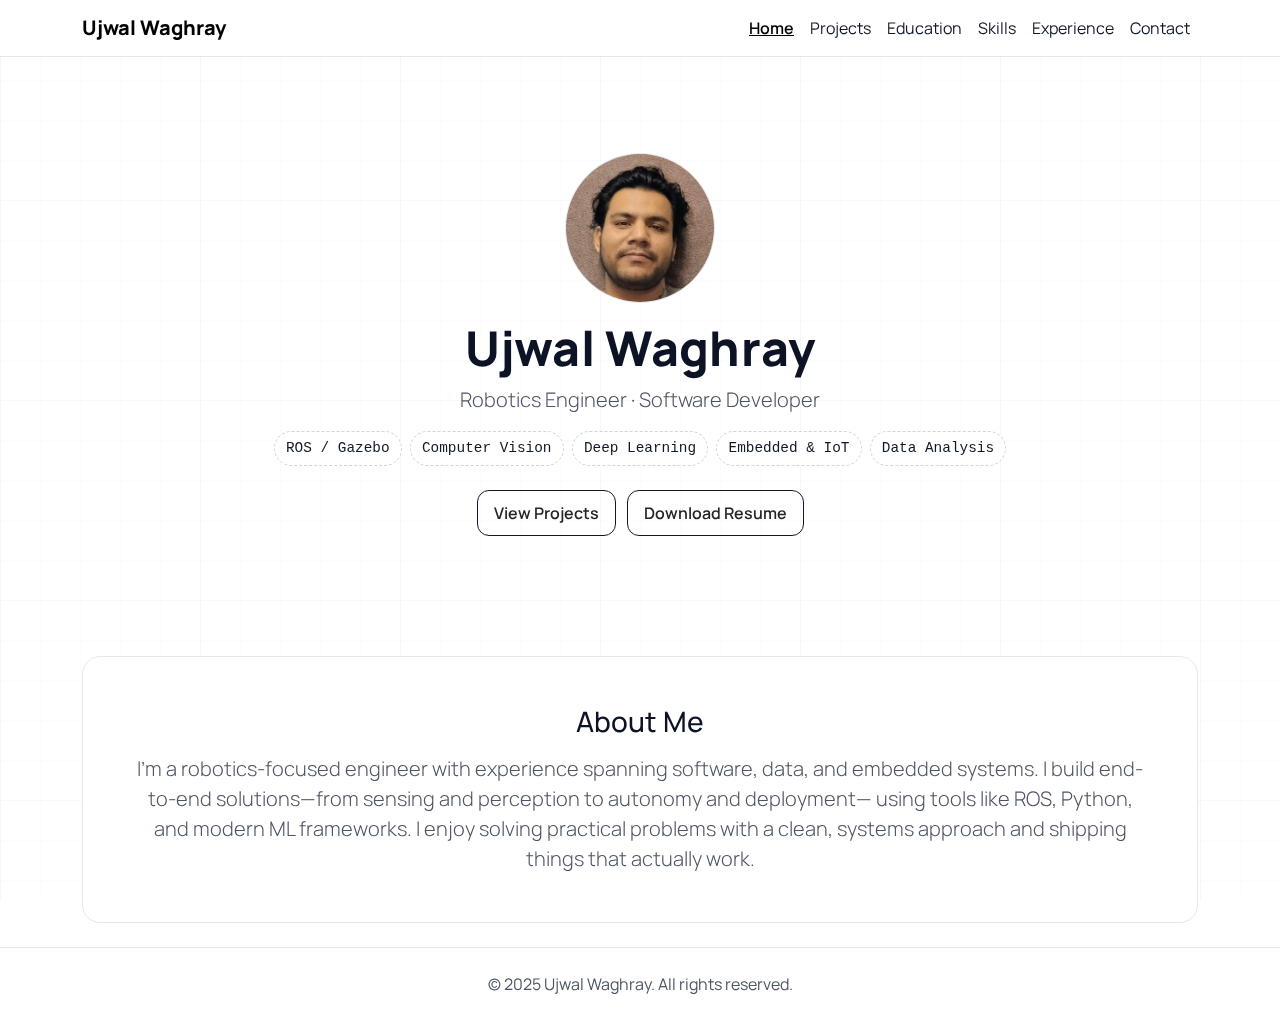
<file: index.html>
<!DOCTYPE html>
<html lang="en">
<head>
  <!-- Google tag (gtag.js) -->
  <script async src="https://www.googletagmanager.com/gtag/js?id=G-951E7GVLKD"></script>
  <script>
    window.dataLayer = window.dataLayer || [];
    function gtag(){dataLayer.push(arguments);} gtag('js', new Date()); gtag('config', 'G-951E7GVLKD');
  </script>

  <!-- Meta -->
  <meta charset="UTF-8" />
  <meta name="viewport" content="width=device-width, initial-scale=1" />
  <title>Ujwal Waghray | Home</title>

  <!-- Favicon -->
  <link rel="icon" type="image/png" href="assets/gptdp.png" sizes="32x32" />

  <!-- Fonts & CSS -->
  <link href="https://fonts.googleapis.com/css2?family=Manrope:wght@300;400;600;800&display=swap" rel="stylesheet" />
  <link href="https://cdn.jsdelivr.net/npm/bootstrap@5.1.3/dist/css/bootstrap.min.css" rel="stylesheet" />

  <!-- Theme: Minimal B/W + blueprint accents -->
  <style>
    :root{ --ink:#0b1324; --muted:#4b5563; --line:#e5e7eb; --bg:#ffffff; }
    html,body{height:100%}
    body{background:var(--bg); color:var(--ink); font-family:Manrope,system-ui,Segoe UI,Roboto,Helvetica,Arial,sans-serif}
    a{color:var(--ink); text-decoration:none}

    /* blueprint grid background */
    .grid-bg{position:fixed; inset:0; pointer-events:none; opacity:.5; z-index:-1}
    .grid-bg svg{width:100%; height:100%; display:block}

    /* sticky, translucent navbar */
    .navbar{background:rgba(255,255,255,.86)!important; backdrop-filter:saturate(1.2) blur(6px); border-bottom:1px solid var(--line)}
    .navbar-brand{font-weight:800}
    .navbar-light .nav-link{color:#111827}
    .navbar-light .nav-link.active{font-weight:600; text-decoration:underline}

    /* hero */
    .hero{position:relative; padding:6rem 0}
    .hero .title{font-weight:800; letter-spacing:.3px}
    .hero .subtitle{color:var(--muted)}
    .profile-img{
      width: 150px; height:150px; border-radius:50%; object-fit:cover;
      border:1px solid var(--line); background:#fff;
    }

    /* chips for roles */
    .chips{display:flex; flex-wrap:wrap; gap:.5rem; justify-content:center; margin-top:1rem}
    .chip{font-family:"JetBrains Mono",ui-monospace,monospace; font-size:.9rem; border-radius:999px; padding:.38rem .7rem; background:#fff; border:1px dashed #d1d5db; color:#111827}

    /* outline button */
    .btn-outline-ink{
      border:1px solid #111827; border-radius:12px; padding:.6rem 1rem; font-weight:600;
    }
    .btn-outline-ink:hover{background:#111827; color:#fff}

    /* section */
    #about-me p{color:var(--muted)}
    .card-clean{border:1px solid var(--line); border-radius:18px; background:#fff}

    footer{border-top:1px solid var(--line); color:var(--muted); background:#fff}
  </style>
</head>
<body>

  <!-- blueprint background -->
  <div class="grid-bg" aria-hidden="true">
    <svg xmlns="http://www.w3.org/2000/svg">
      <defs>
        <pattern id="grid" width="40" height="40" patternUnits="userSpaceOnUse">
          <path d="M 40 0 L 0 0 0 40" fill="none" stroke="#f3f4f6" stroke-width="1" />
        </pattern>
        <pattern id="gridBold" width="200" height="200" patternUnits="userSpaceOnUse">
          <path d="M 200 0 L 0 0 0 200" fill="none" stroke="#e5e7eb" stroke-width="1.2" />
        </pattern>
      </defs>
      <rect width="100%" height="100%" fill="url(#grid)" />
      <rect width="100%" height="100%" fill="url(#gridBold)" />
    </svg>
  </div>

  <!-- Nav -->
  <nav class="navbar navbar-expand-lg navbar-light sticky-top">
    <div class="container">
      <a class="navbar-brand" href="index.html">Ujwal Waghray</a>
      <button class="navbar-toggler" type="button" data-bs-toggle="collapse" data-bs-target="#navbarNav" aria-controls="navbarNav" aria-expanded="false" aria-label="Toggle navigation">
        <span class="navbar-toggler-icon"></span>
      </button>
      <div class="collapse navbar-collapse" id="navbarNav">
        <ul class="navbar-nav ms-auto">
          <li class="nav-item"><a class="nav-link active" aria-current="page" href="index.html">Home</a></li>
          <li class="nav-item"><a class="nav-link" href="projects.html">Projects</a></li>
          <li class="nav-item"><a class="nav-link" href="education.html">Education</a></li>
          <li class="nav-item"><a class="nav-link" href="skills.html">Skills</a></li>
          <li class="nav-item"><a class="nav-link" href="experience.html">Experience</a></li>
          <li class="nav-item"><a class="nav-link" href="contact.html">Contact</a></li>
        </ul>
      </div>
    </div>
  </nav>

  <!-- Hero -->
  <header class="hero text-center">
    <div class="container">
      <img src="assets/dp1(1)(1).jpg" alt="Ujwal Waghray portrait" class="profile-img mb-3">
      <h1 class="display-5 title mb-2">Ujwal Waghray</h1>
      <p class="lead subtitle mb-2">Robotics Engineer · Software Developer</p>

      <div class="chips">
        <span class="chip">ROS / Gazebo</span>
        <span class="chip">Computer Vision</span>
        <span class="chip">Deep Learning</span>
        <span class="chip">Embedded & IoT</span>
        <span class="chip">Data Analysis</span>
      </div>

      <div class="mt-4">
        <a href="projects.html" class="btn btn-outline-ink me-2">View Projects</a>
        <a href="assets/UJWAL WAGHRAY.docx" class="btn btn-outline-ink" download>Download Resume</a>
      </div>
    </div>
  </header>

  <!-- About -->
  <section id="about-me" class="py-4">
    <div class="container">
      <div class="card-clean p-4 p-md-5">
        <h2 class="h3 mb-3 text-center">About Me</h2>
        <p class="lead mb-0 text-center">
          I’m a robotics-focused engineer with experience spanning software, data, and embedded systems.
          I build end-to-end solutions—from sensing and perception to autonomy and deployment—
          using tools like ROS, Python, and modern ML frameworks. I enjoy solving practical problems
          with a clean, systems approach and shipping things that actually work.
        </p>
      </div>
    </div>
  </section>

  <footer class="text-center py-4">
    <div class="container">
      <p class="mb-0">&copy; 2025 Ujwal Waghray. All rights reserved.</p>
    </div>
  </footer>

  <script src="https://cdn.jsdelivr.net/npm/bootstrap@5.1.3/dist/js/bootstrap.bundle.min.js"></script>
  <script src="download.js"></script>
</body>
</html>
</file>
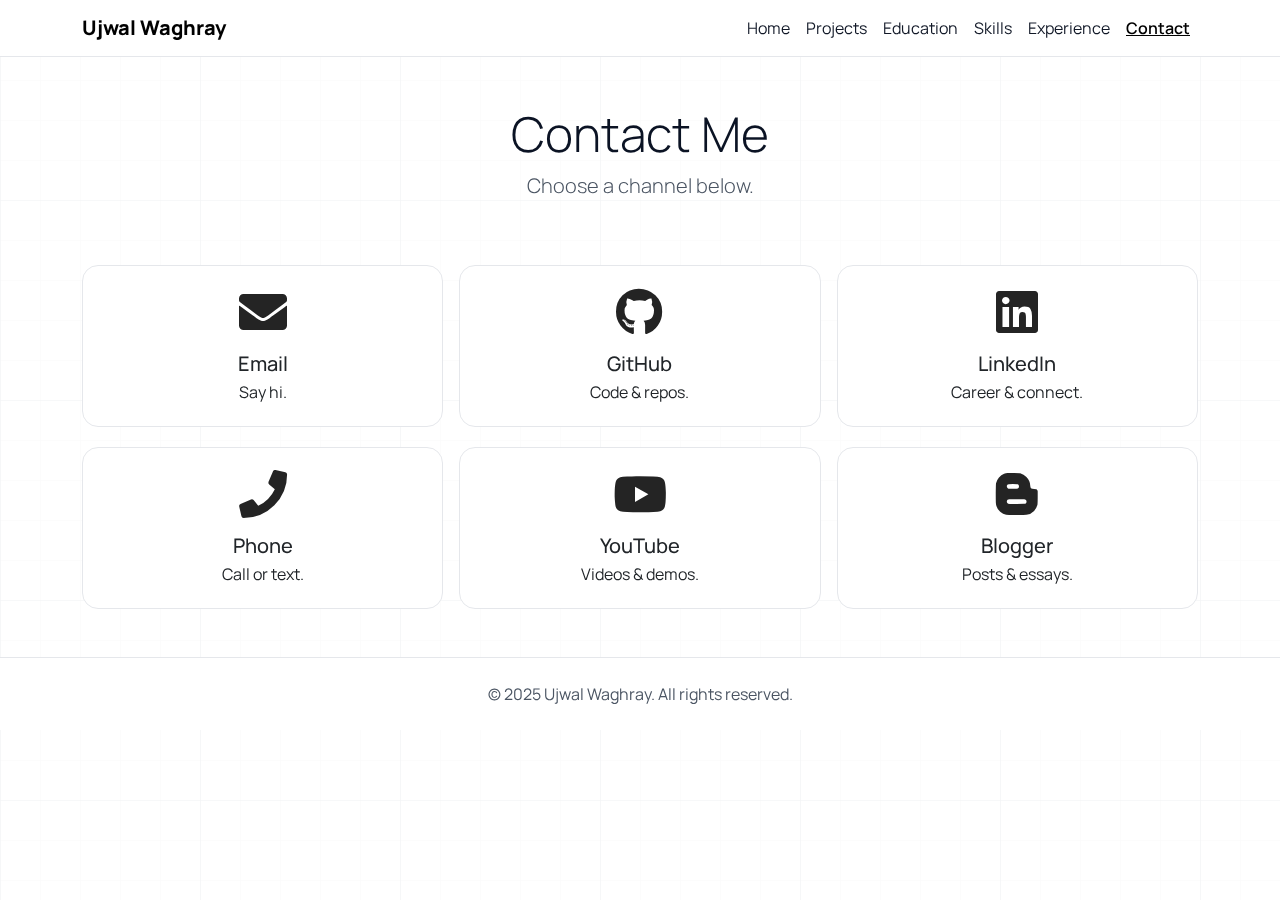
<file: contact.html>
<!DOCTYPE html>
<html lang="en">
<head>
  <!-- Google tag (gtag.js) -->
  <script async src="https://www.googletagmanager.com/gtag/js?id=G-951E7GVLKD"></script>
  <script>
    window.dataLayer = window.dataLayer || [];
    function gtag(){dataLayer.push(arguments);} gtag('js', new Date()); gtag('config', 'G-951E7GVLKD');
  </script>

  <!-- Meta -->
  <meta charset="UTF-8" />
  <meta name="viewport" content="width=device-width, initial-scale=1" />
  <meta name="description" content="Contact Ujwal Waghray - Get in touch via email, LinkedIn, GitHub, or phone." />
  <title>Ujwal Waghray | Contact</title>

  <!-- Favicon -->
  <link rel="icon" type="image/png" href="assets/gptdp.png" sizes="32x32" />

  <!-- Fonts & CSS -->
  <link href="https://fonts.googleapis.com/css2?family=Manrope:wght@300;400;600;800&display=swap" rel="stylesheet" />
  <link href="https://cdn.jsdelivr.net/npm/bootstrap@5.1.3/dist/css/bootstrap.min.css" rel="stylesheet" />
  <link rel="stylesheet" href="https://cdnjs.cloudflare.com/ajax/libs/font-awesome/5.15.4/css/all.min.css"/>

  <!-- Theme: Minimal B/W + blueprint accents -->
  <style>
    :root{ --ink:#0b1324; --muted:#4b5563; --line:#e5e7eb; --bg:#ffffff; }
    html,body{height:100%}
    body{background:var(--bg); color:var(--ink); font-family:Manrope,system-ui,Segoe UI,Roboto,Helvetica,Arial,sans-serif}
    a{color:var(--ink); text-decoration:none}

    /* blueprint grid background */
    .grid-bg{position:fixed; inset:0; pointer-events:none; opacity:.5; z-index:-1}
    .grid-bg svg{width:100%; height:100%; display:block}

    /* sticky, translucent navbar */
    .navbar{background:rgba(255,255,255,.86)!important; backdrop-filter:saturate(1.2) blur(6px); border-bottom:1px solid var(--line)}
    .navbar-brand{font-weight:800}
    .navbar-light .nav-link{color:#111827}
    .navbar-light .nav-link.active{font-weight:600; text-decoration:underline}

    header p.lead{color:var(--muted)}

    /* contact cards */
    .contact-card{
      border:1px solid var(--line);
      border-radius:16px;
      background:#fff;
      transition:transform .18s ease, box-shadow .18s ease, background .18s ease;
      text-align:center;
      height:100%;
    }
    .contact-card:hover{
      transform:translateY(-3px);
      box-shadow:0 10px 24px rgba(0,0,0,.06);
      background:#fcfcfc;
    }
    .contact-card i, .contact-card img{
      filter:grayscale(100%);
    }
    .contact-card .contact-brand-icon{
      width:3rem;
      height:3rem;
      margin:0 auto 1rem;
      display:block;
    }
    .contact-card .card-body{padding:22px}

    footer{border-top:1px solid var(--line); color:var(--muted); background:#fff}
  </style>
</head>
<body>

  <!-- blueprint background -->
  <div class="grid-bg" aria-hidden="true">
    <svg xmlns="http://www.w3.org/2000/svg">
      <defs>
        <pattern id="grid" width="40" height="40" patternUnits="userSpaceOnUse">
          <path d="M 40 0 L 0 0 0 40" fill="none" stroke="#f3f4f6" stroke-width="1" />
        </pattern>
        <pattern id="gridBold" width="200" height="200" patternUnits="userSpaceOnUse">
          <path d="M 200 0 L 0 0 0 200" fill="none" stroke="#e5e7eb" stroke-width="1.2" />
        </pattern>
      </defs>
      <rect width="100%" height="100%" fill="url(#grid)" />
      <rect width="100%" height="100%" fill="url(#gridBold)" />
    </svg>
  </div>

  <!-- Nav -->
  <nav class="navbar navbar-expand-lg navbar-light sticky-top">
    <div class="container">
      <a class="navbar-brand" href="index.html">Ujwal Waghray</a>
      <button class="navbar-toggler" type="button" data-bs-toggle="collapse" data-bs-target="#navbarNav" aria-controls="navbarNav" aria-expanded="false" aria-label="Toggle navigation">
        <span class="navbar-toggler-icon"></span>
      </button>
      <div class="collapse navbar-collapse" id="navbarNav">
        <ul class="navbar-nav ms-auto">
          <li class="nav-item"><a class="nav-link" href="index.html">Home</a></li>
          <li class="nav-item"><a class="nav-link" href="projects.html">Projects</a></li>
          <li class="nav-item"><a class="nav-link" href="education.html">Education</a></li>
          <li class="nav-item"><a class="nav-link" href="skills.html">Skills</a></li>
          <li class="nav-item"><a class="nav-link" href="experience.html">Experience</a></li>
          <li class="nav-item"><a class="nav-link active" aria-current="page" href="contact.html">Contact</a></li>
        </ul>
      </div>
    </div>
  </nav>

  <!-- Header -->
  <header class="text-center py-5">
    <div class="container">
      <h1 class="display-5 mb-2">Contact Me</h1>
      <p class="lead">Choose a channel below.</p>
    </div>
  </header>

  <!-- Contacts -->
  <section id="contact-info" class="container pb-5">
    <div class="row g-3 justify-content-center">
      <div class="col-sm-6 col-md-4">
        <a href="mailto:waghray.ujwal@outlook.com" class="contact-card d-block text-dark" aria-label="Send email to Ujwal Waghray">
          <div class="card-body">
            <i class="fas fa-envelope fa-3x mb-3"></i>
            <h5 class="card-title mb-1">Email</h5>
            <p class="mb-0">Say hi.</p>
            <span class="visually-hidden">waghray.ujwal@outlook.com</span>
          </div>
        </a>
      </div>
      <div class="col-sm-6 col-md-4">
        <a href="https://github.com/ujwalwag" target="_blank" rel="noopener noreferrer" class="contact-card d-block text-dark" aria-label="GitHub Profile">
          <div class="card-body">
            <i class="fab fa-github fa-3x mb-3"></i>
            <h5 class="card-title mb-1">GitHub</h5>
            <p class="mb-0">Code &amp; repos.</p>
          </div>
        </a>
      </div>
      <div class="col-sm-6 col-md-4">
        <a href="https://linkedin.com/in/ujwalwaghray" target="_blank" rel="noopener noreferrer" class="contact-card d-block text-dark" aria-label="LinkedIn Profile">
          <div class="card-body">
            <i class="fab fa-linkedin fa-3x mb-3"></i>
            <h5 class="card-title mb-1">LinkedIn</h5>
            <p class="mb-0">Career &amp; connect.</p>
          </div>
        </a>
      </div>
    </div>

    <div class="row g-3 justify-content-center mt-1">
      <div class="col-sm-6 col-md-4">
        <a href="tel:+19199036159" class="contact-card d-block text-dark" aria-label="Call Ujwal Waghray">
          <div class="card-body">
            <i class="fas fa-phone fa-3x mb-3"></i>
            <h5 class="card-title mb-1">Phone</h5>
            <p class="mb-0">Call or text.</p>
            <span class="visually-hidden">+1 (919) 903-6159</span>
          </div>
        </a>
      </div>
      <div class="col-sm-6 col-md-4">
        <a href="https://youtube.com/@waghrayujwal" target="_blank" rel="noopener noreferrer" class="contact-card d-block text-dark" aria-label="YouTube Channel">
          <div class="card-body">
            <i class="fab fa-youtube fa-3x mb-3"></i>
            <h5 class="card-title mb-1">YouTube</h5>
            <p class="mb-0">Videos &amp; demos.</p>
          </div>
        </a>
      </div>
      <div class="col-sm-6 col-md-4">
        <a href="https://lovedebtandrobots.blogspot.com/" target="_blank" rel="noopener noreferrer" class="contact-card d-block text-dark" aria-label="Blogger blog">
          <div class="card-body">
            <i class="fab fa-blogger-b fa-3x mb-3"></i>
            <h5 class="card-title mb-1">Blogger</h5>
            <p class="mb-0">Posts &amp; essays.</p>
          </div>
        </a>
      </div>
    </div>
  </section>

  <footer class="text-center py-4">
    <div class="container">
      <p class="mb-0">&copy; 2025 Ujwal Waghray. All rights reserved.</p>
    </div>
  </footer>

  <script src="https://cdn.jsdelivr.net/npm/bootstrap@5.1.3/dist/js/bootstrap.bundle.min.js"></script>
</body>
</html>
</file>
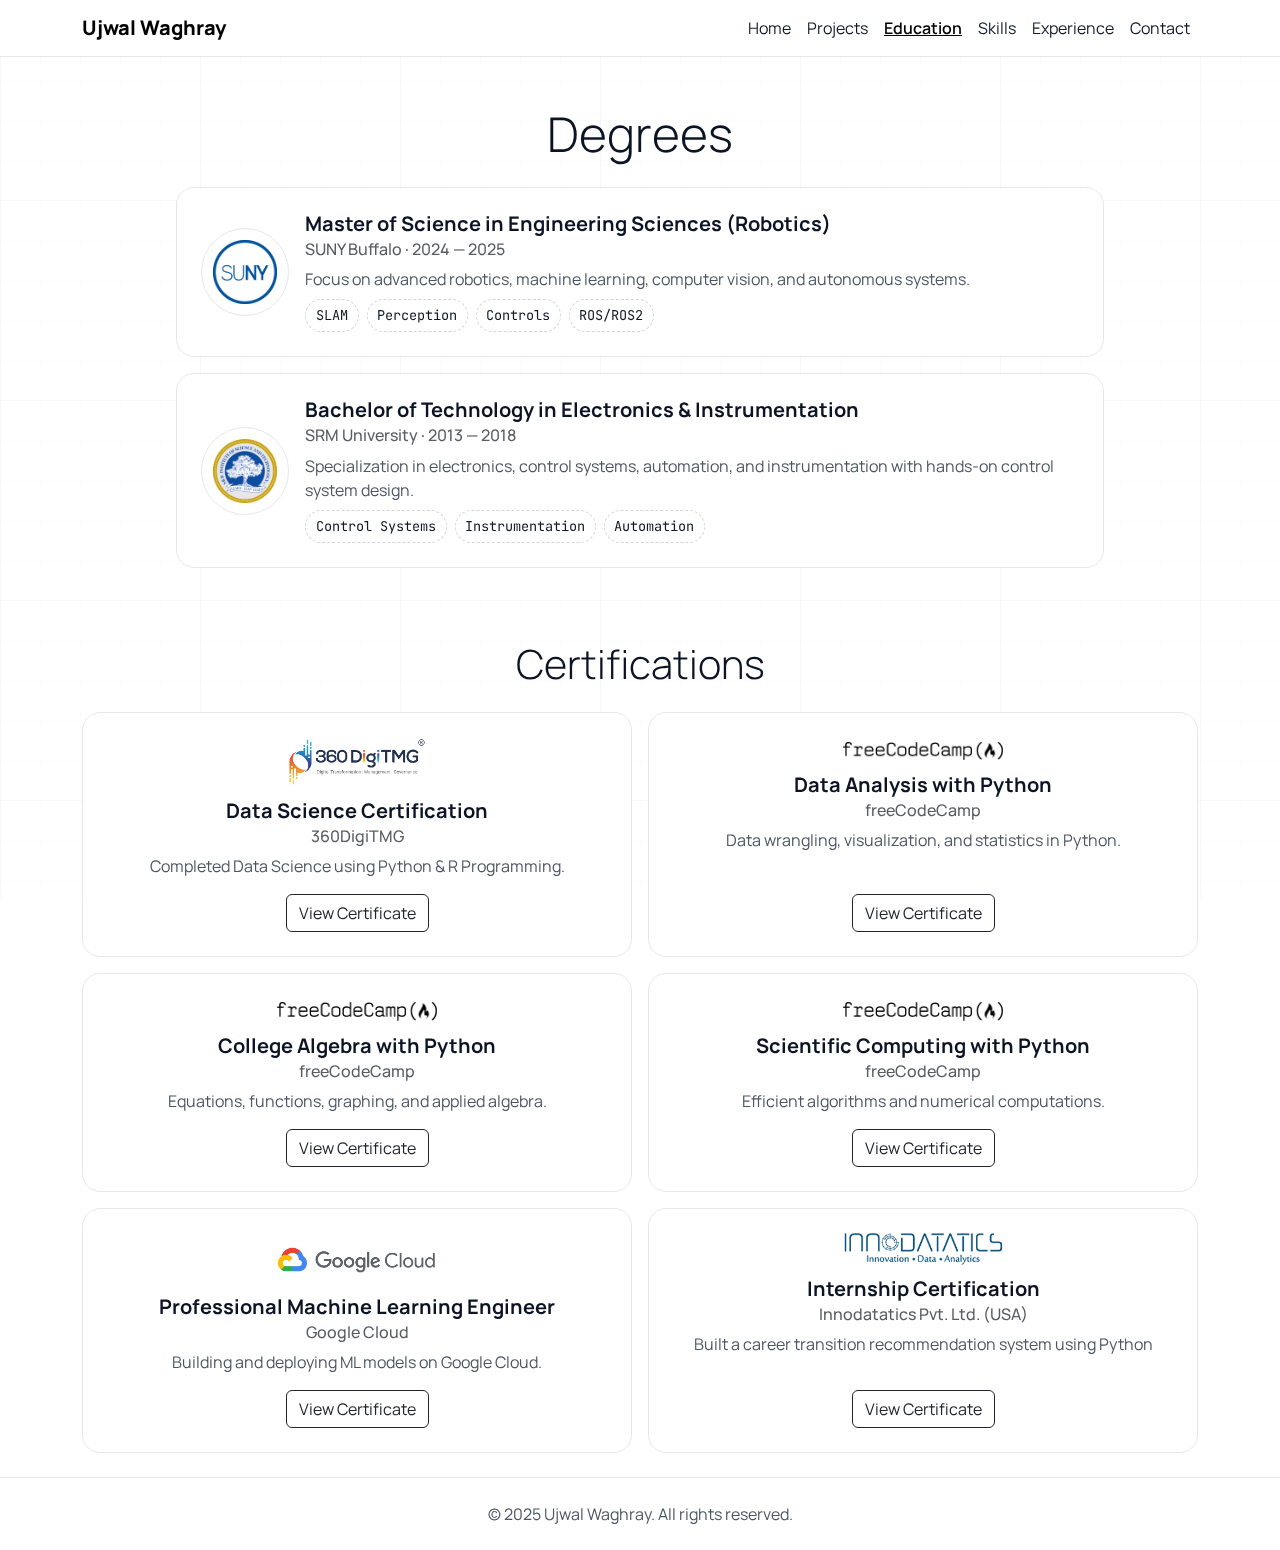
<file: education.html>
<!DOCTYPE html>
<html lang="en">
<head>
  <meta charset="UTF-8" />
  <meta name="viewport" content="width=device-width, initial-scale=1" />
  <title>Ujwal Waghray | Education</title>

  <!-- Analytics -->
  <script async src="https://www.googletagmanager.com/gtag/js?id=G-951E7GVLKD"></script>
  <script>
    window.dataLayer = window.dataLayer || [];
    function gtag(){dataLayer.push(arguments);} gtag('js', new Date()); gtag('config', 'G-951E7GVLKD');
  </script>

  <!-- Favicon -->
  <link rel="icon" type="image/png" href="assets/gptdp.png" sizes="32x32" />

  <!-- Fonts & Icons -->
  <link href="https://fonts.googleapis.com/css2?family=Manrope:wght@300;400;600;800&family=JetBrains+Mono:wght@400;600&display=swap" rel="stylesheet" />
  <link href="https://cdn.jsdelivr.net/npm/bootstrap@5.1.3/dist/css/bootstrap.min.css" rel="stylesheet" />

  <!-- Styles -->
  <style>

    :root{ --ink:#0b1324; --muted:#4b5563; --line:#e5e7eb; --bg:#ffffff; }
    html,body{height:100%}
    body{background:var(--bg); color:var(--ink); font-family:Manrope,system-ui,Segoe UI,Roboto,Helvetica,Arial,sans-serif}
    a{color:var(--ink); text-decoration:none}

    /* sticky, translucent navbar */
    .navbar{background:rgba(255,255,255,.86)!important; backdrop-filter:saturate(1.2) blur(6px); border-bottom:1px solid var(--line)}
    .navbar-brand{font-weight:800}
    .navbar-light .nav-link{color:#111827}
    .navbar-light .nav-link.active{font-weight:600; text-decoration:underline}

    /* blueprint background */
    .grid-bg{position:fixed; inset:0; pointer-events:none; opacity:.5; z-index:-1}
    .grid-bg svg{width:100%; height:100%; display:block}

    /* cards */
    .card-clean{border:1px solid var(--line); border-radius:18px; background:#fff; transition:transform .18s ease, box-shadow .18s ease}
    .card-clean:hover{transform:translateY(-2px); box-shadow:0 10px 24px rgba(0,0,0,.06)}

    /* edu layout */
    .edu-item{display:flex; gap:16px; align-items:center}
    .edu-logo{flex:0 0 auto; width:88px; height:88px; border-radius:50%; border:1px solid var(--line); display:grid; place-items:center; background:#fff}
    .edu-logo img{max-width:64px; max-height:64px}

    /* chips */
    .chips{display:flex; flex-wrap:wrap; gap:.5rem; margin-top:.5rem}
    .chip{font-family:"JetBrains Mono",ui-monospace,monospace; font-size:.85rem; border-radius:999px; padding:.35rem .6rem; background:#fff; border:1px dashed #d1d5db; color:#111827}

    /* cert grid fix */
    .cert-card{display:flex; flex-direction:column; align-items:center; height:100%}
    .cert-card .logo-pad{margin-bottom:.75rem}
    .cert-card .btn{margin-top:auto}

    .logo-pad img{max-width:160px; max-height:160px}
    footer{border-top:1px solid var(--line); color:var(--muted)}

    /* START NEW MODAL CSS */
.modal-viewer {
display: none;
position: fixed;
inset: 0;
background: rgba(0,0,0,0.8);
backdrop-filter: blur(4px);
justify-content: center;
align-items: center;
z-index: 2000;
}
.modal-content-viewer {
width: 95%;
max-width: 1000px;
height: 95vh;
background: #fff;
padding: 10px;
border-radius: 12px;
display: flex;
flex-direction: column;
}
@media (max-width: 768px) {
.modal-content-viewer {
 height: 90vh;
 }
}
/* END NEW MODAL CSS */
  </style>
</head>
<body>
  <!-- blueprint background -->
  <div class="grid-bg" aria-hidden="true">
    <svg xmlns="http://www.w3.org/2000/svg">
      <defs>
        <pattern id="grid" width="40" height="40" patternUnits="userSpaceOnUse">
          <path d="M 40 0 L 0 0 0 40" fill="none" stroke="#f3f4f6" stroke-width="1" />
        </pattern>
        <pattern id="gridBold" width="200" height="200" patternUnits="userSpaceOnUse">
          <path d="M 200 0 L 0 0 0 200" fill="none" stroke="#e5e7eb" stroke-width="1.2" />
        </pattern>
      </defs>
      <rect width="100%" height="100%" fill="url(#grid)" />
      <rect width="100%" height="100%" fill="url(#gridBold)" />
    </svg>
  </div>

  <!-- Nav -->
  <nav class="navbar navbar-expand-lg navbar-light sticky-top">
    <div class="container">
      <a class="navbar-brand" href="index.html">Ujwal Waghray</a>
      <button class="navbar-toggler" type="button" data-bs-toggle="collapse" data-bs-target="#navbarNav" aria-controls="navbarNav" aria-expanded="false" aria-label="Toggle navigation">
        <span class="navbar-toggler-icon"></span>
      </button>
      <div class="collapse navbar-collapse" id="navbarNav">
        <ul class="navbar-nav ms-auto">
          <li class="nav-item"><a class="nav-link" href="index.html">Home</a></li>
          <li class="nav-item"><a class="nav-link" href="projects.html">Projects</a></li>
          <li class="nav-item"><a class="nav-link active" aria-current="page" href="education.html">Education</a></li>
          <li class="nav-item"><a class="nav-link" href="skills.html">Skills</a></li>
          <li class="nav-item"><a class="nav-link" href="experience.html">Experience</a></li>
          <li class="nav-item"><a class="nav-link" href="contact.html">Contact</a></li>
        </ul>
      </div>
    </div>
  </nav>

  <!-- Degrees -->
  <section id="education" class="py-5">
    <div class="container">
      <h2 class="text-center display-5 mb-4 section-title">Degrees</h2>

      <div class="row justify-content-center g-3">
        <!-- SUNY Buffalo -->
        <div class="col-12 col-lg-10">
          <div class="card-clean p-4">
            <div class="edu-item">
              <div class="edu-logo" aria-hidden="true">
                <img src="assets/suny.png" alt="SUNY Buffalo logo" />
              </div>
              <div>
                <h5 class="fw-bold mb-1">Master of Science in Engineering Sciences (Robotics)</h5>
                <h6 class="text-muted mb-2">SUNY Buffalo · 2024 — 2025</h6>
                <p class="mb-2" style="color:var(--muted)">Focus on advanced robotics, machine learning, computer vision, and autonomous systems.</p>
                <div class="chips">
                  <span class="chip">SLAM</span>
                  <span class="chip">Perception</span>
                  <span class="chip">Controls</span>
                  <span class="chip">ROS/ROS2</span>
                </div>
              </div>
            </div>
          </div>
        </div>

        <!-- SRM University -->
        <div class="col-12 col-lg-10">
          <div class="card-clean p-4">
            <div class="edu-item">
              <div class="edu-logo" aria-hidden="true">
                <img src="assets/srm.webp" alt="SRM University logo" />
              </div>
              <div>
                <h5 class="fw-bold mb-1">Bachelor of Technology in Electronics & Instrumentation</h5>
                <h6 class="text-muted mb-2">SRM University · 2013 — 2018</h6>
                <p class="mb-2" style="color:var(--muted)">Specialization in electronics, control systems, automation, and instrumentation with hands‑on control system design.</p>
                <div class="chips">
                  <span class="chip">Control Systems</span>
                  <span class="chip">Instrumentation</span>
                  <span class="chip">Automation</span>
                </div>
              </div>
            </div>
          </div>
        </div>
      </div>

    </div>
  </section>

 <section id="certifications" class="py-4">
    <div class="container">
      <h2 class="text-center display-6 mb-4">Certifications</h2>
      <div class="row row-cols-1 row-cols-md-2 row-cols-lg-2 g-3">

        <!-- 360DigiTMG -->
        <div class="col">
          <div class="card-clean p-4 h-100 cert-card">
            <div class="logo-pad"><img src="assets/df4oebg-751682e5-6a04-42d9-bba1-c0dd6f6ce601.png" alt="360DigiTMG logo" /></div>
            <h5 class="fw-bold mb-1">Data Science Certification</h5>
            <h6 class="text-muted mb-2">360DigiTMG</h6>
            <p class="mb-3" style="color:var(--muted)">Completed Data Science using Python & R Programming.</p>
            <a class="btn btn-outline-dark view-cert-btn" data-certificate-url="assets/certification/certification_360.png" target="_blank">View Certificate</a>
          </div>
        </div>

        <!-- fCC Data Analysis -->
        <div class="col">
          <div class="card-clean p-4 h-100 cert-card">
            <div class="logo-pad"><img src="assets/FreeCodeCamp_logo.svg.png" alt="freeCodeCamp logo" /></div>
            <h5 class="fw-bold mb-1">Data Analysis with Python</h5>
            <h6 class="text-muted mb-2">freeCodeCamp</h6>
            <p class="mb-3" style="color:var(--muted)">Data wrangling, visualization, and statistics in Python.</p>
            <a class="btn btn-outline-dark view-cert-btn" data-certificate-url="assets/certification/cert1_boai.jpg" target="_blank">View Certificate</a>
          </div>
        </div>

        <!-- fCC College Algebra -->
        <div class="col">
          <div class="card-clean p-4 h-100 cert-card">
            <div class="logo-pad"><img src="assets/FreeCodeCamp_logo.svg.png" alt="freeCodeCamp logo" /></div>
            <h5 class="fw-bold mb-1">College Algebra with Python</h5>
            <h6 class="text-muted mb-2">freeCodeCamp</h6>
            <p class="mb-3" style="color:var(--muted)">Equations, functions, graphing, and applied algebra.</p>
            <a class="btn btn-outline-dark view-cert-btn" data-certificate-url="assets/certification/cert2_boai.jpg" target="_blank">View Certificate</a>
          </div>
        </div>

        <!-- fCC Scientific Computing -->
        <div class="col">
          <div class="card-clean p-4 h-100 cert-card">
            <div class="logo-pad"><img src="assets/FreeCodeCamp_logo.svg.png" alt="freeCodeCamp logo" /></div>
            <h5 class="fw-bold mb-1">Scientific Computing with Python</h5>
            <h6 class="text-muted mb-2">freeCodeCamp</h6>
            <p class="mb-3" style="color:var(--muted)">Efficient algorithms and numerical computations.</p>
            <a class="btn btn-outline-dark view-cert-btn" data-certificate-url="assets/certification/cert3_boai.jpg" target="_blank">View Certificate</a>
          </div>
        </div>

       <!-- Google Cloud PMLE -->
        <div class="col">
          <div class="card-clean p-4 h-100 cert-card">
            <div class="logo-pad"><img src="assets/Google_Cloud_logo.svg.png" alt="Google Cloud logo" /></div>
            <h5 class="fw-bold mb-1">Professional Machine Learning Engineer</h5>
            <h6 class="text-muted mb-2">Google Cloud</h6>
            <p class="mb-3" style="color:var(--muted)">Building and deploying ML models on Google Cloud.</p>
            <a class="btn btn-outline-dark view-cert-btn" data-certificate-url="assets/5578703.png" target="_blank">View Certificate</a>
          </div>
        </div>

        <!-- Innodatatics Internship Certification -->
<div class="col">
  <div class="card-clean p-4 h-100 cert-card">
    <div class="logo-pad">
      <img src="assets\innologo.png" alt="Innodatatics logo" />
    </div>
    <h5 class="fw-bold mb-1">Internship Certification</h5>
    <h6 class="text-muted mb-2">Innodatatics Pvt. Ltd. (USA)</h6>
    <p class="mb-3" style="color:var(--muted)">
      Built a career transition recommendation system using Python
    </p>
    <a class="btn btn-outline-dark view-cert-btn" data-certificate-url="assets/certification/certificate_inno.jpg" target="_blank" rel="noopener">
      View Certificate
    </a>
  </div>
</div>




      </div>
    </div>
  </section>
  <!-- START NEW MODAL HTML STRUCTURE -->
<div id="certificateModal" class="modal-viewer">
<div class="modal-content-viewer">
<div class="d-flex justify-content-end mb-2">
<button id="closeCertModal" class="btn btn-outline-danger btn-sm" aria-label="Close">
 &times; Close Viewer
 </button>
</div>
<!-- Iframe to display PDF/Image content -->
 <iframe id="certIframe" style="width:100%; height:calc(100% - 45px); border:1px solid #ddd; border-radius:8px;" sandbox="allow-same-origin allow-scripts allow-popups allow-forms"></iframe>
</div>
</div>
<!-- END NEW MODAL HTML STRUCTURE -->

  <footer class="text-center py-4">
    <div class="container"><p class="mb-0">&copy; 2025 Ujwal Waghray. All rights reserved.</p></div>
  </footer>

  <script src="https://cdn.jsdelivr.net/npm/bootstrap@5.1.3/dist/js/bootstrap.bundle.min.js">

  </script>

<script>
// FINAL GUARANTEED FIX: Bypassing Security Blocks by launching in a new tab.

const viewCertButtons = document.querySelectorAll('.view-cert-btn'); 

// Iterate over all buttons and attach the event listener
viewCertButtons.forEach(button => {
  button.addEventListener('click', (e) => {
    e.preventDefault(); // Stop the default link action 
    let url = e.currentTarget.getAttribute('data-certificate-url');

    if (url) {
        // --- Path Cleaning (Keep this for consistency and to fix backslashes) ---
        url = url.replace(/\\/g, '/');
        
        if (url.startsWith('./')) {
            url = url.substring(2);
        } else if (url.startsWith('/')) {
            url = url.substring(1);
        }
        // Construct the final absolute URL
        const absoluteUrl = window.location.origin + '/' + url;
        // --- End Path Cleaning ---

        // GUARANTEED ACTION: Open the certificate directly in a new tab.
        // This completely avoids the iframe security restrictions.
        window.open(absoluteUrl, '_blank'); 
    }
  });
});

// Since the modal is no longer used, we remove the rest of the modal control functions.
</script>
</body>
</html>
</file>
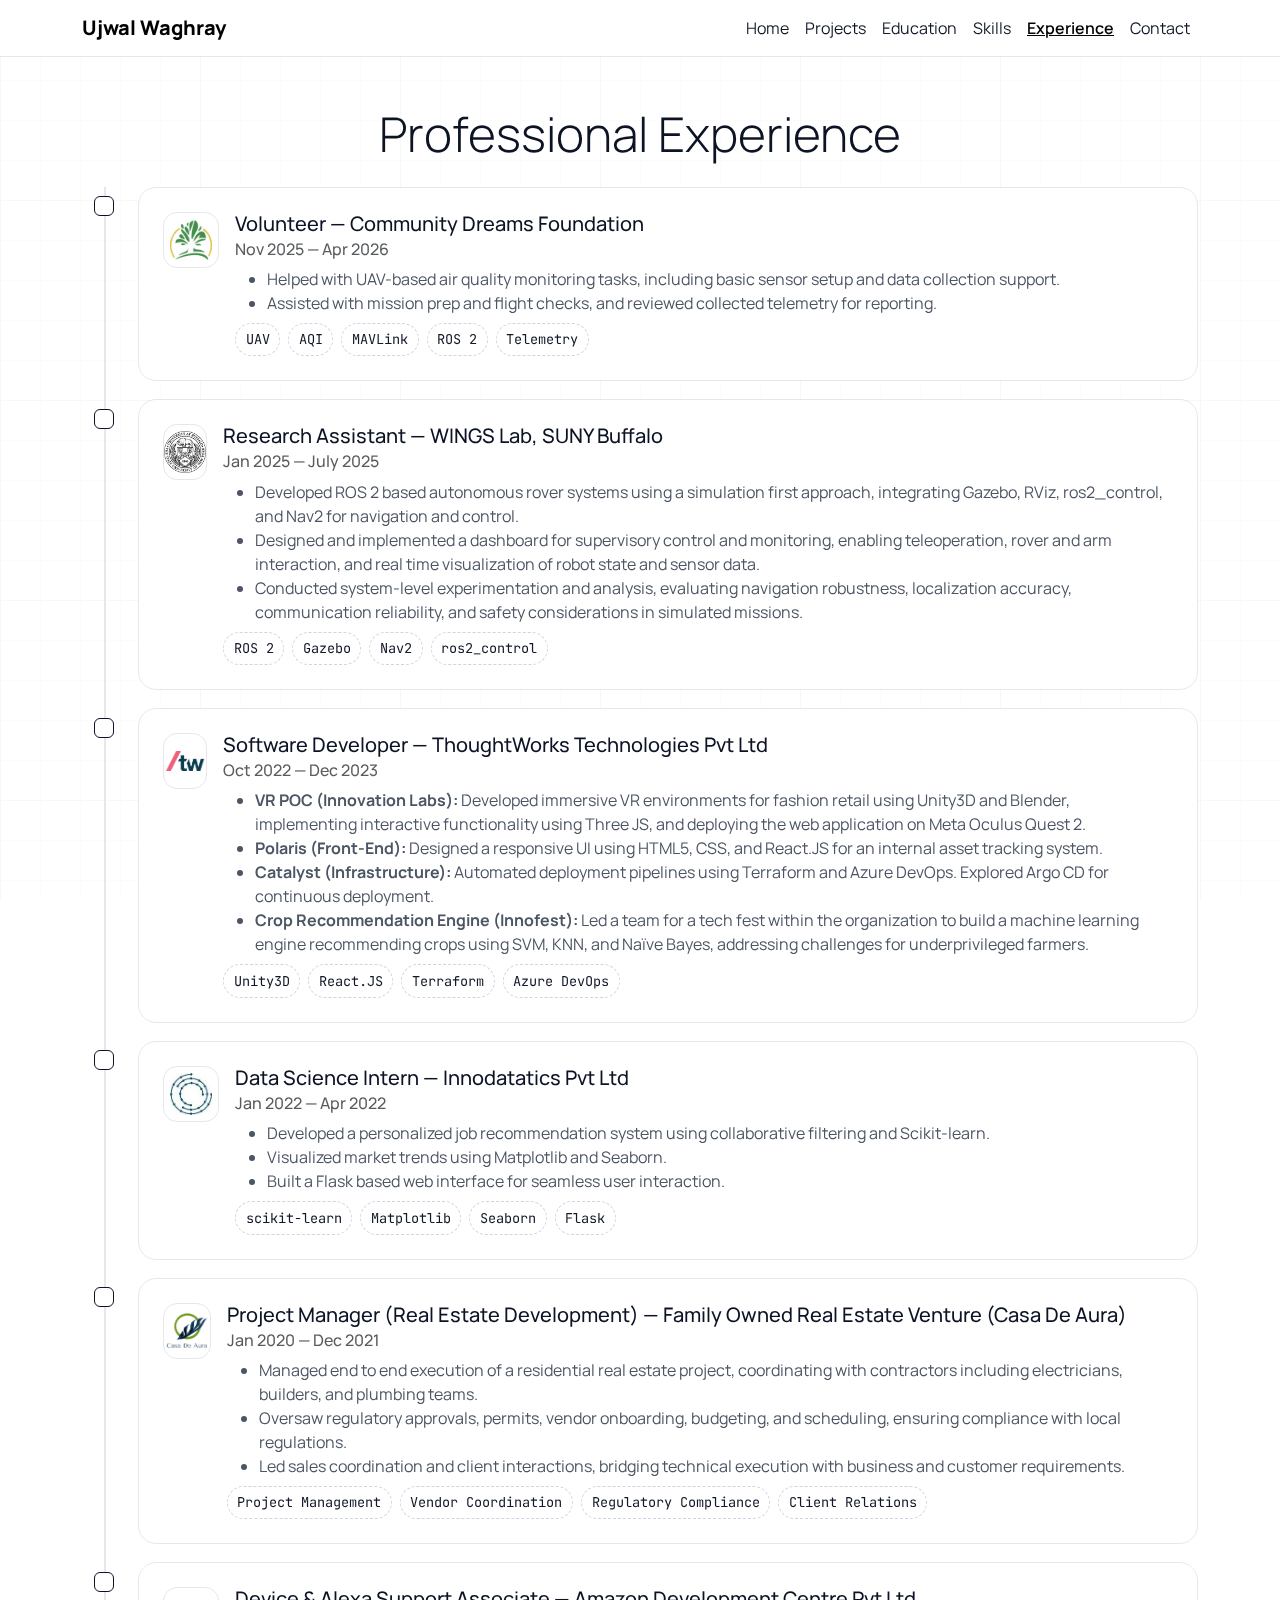
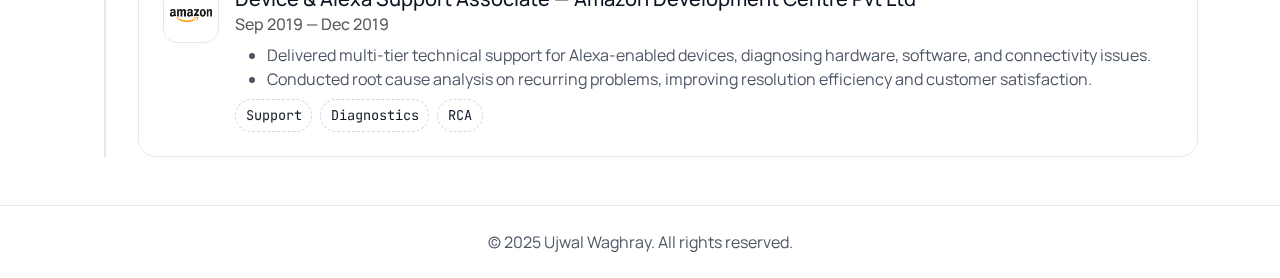
<file: experience.html>
<!DOCTYPE html>
<html lang="en">
<head>
  <meta charset="UTF-8" />
  <meta name="viewport" content="width=device-width, initial-scale=1" />
  <title>Ujwal Waghray | Experience</title>

  <!-- Analytics -->
  <script async src="https://www.googletagmanager.com/gtag/js?id=G-951E7GVLKD"></script>
  <script>
    window.dataLayer = window.dataLayer || [];
    function gtag(){dataLayer.push(arguments);} gtag('js', new Date()); gtag('config', 'G-951E7GVLKD');
  </script>

  <!-- Favicon -->
  <link rel="icon" type="image/png" href="assets/gptdp.png" sizes="32x32" />

  <!-- Fonts & Icons -->
  <link href="https://fonts.googleapis.com/css2?family=Manrope:wght@300;400;600;800&family=JetBrains+Mono:wght@400;600&display=swap" rel="stylesheet" />
  <link href="https://cdn.jsdelivr.net/npm/bootstrap@5.1.3/dist/css/bootstrap.min.css" rel="stylesheet" />

  <!-- Open Graph / Twitter -->
  <meta property="og:title" content="Ujwal Waghray — Experience" />
  <meta property="og:description" content="Professional experience presented in a minimal black & white robotics/AI theme." />
  <meta property="og:type" content="website" />
  <meta property="og:image" content="assets/dp1(1)(1).jpg" />
  <meta property="og:url" content="https://ujwalwaghray.dev/experience.html" />
  <meta name="twitter:card" content="summary_large_image" />

  <!-- Minimal black & white + blueprint accents -->
  <style>
    :root{ --ink:#0b1324; --muted:#4b5563; --line:#e5e7eb; --bg:#ffffff; }
    html,body{height:100%}
    body{background:var(--bg); color:var(--ink); font-family:Manrope,system-ui,Segoe UI,Roboto,Helvetica,Arial,sans-serif}
    a{color:var(--ink); text-decoration:none}
    
    /* sticky, translucent navbar */
    .navbar{background:rgba(255,255,255,.86)!important; backdrop-filter:saturate(1.2) blur(6px); border-bottom:1px solid var(--line)}
    .navbar-brand{font-weight:800}
    .navbar-light .nav-link{color:#111827}
    .navbar-light .nav-link.active{font-weight:600; text-decoration:underline}

    /* decorative blueprint grid */
    .grid-bg{position:fixed; inset:0; pointer-events:none; opacity:.5; z-index:-1}
    .grid-bg svg{width:100%; height:100%; display:block}

    /* cards */
    .card-clean{border:1px solid var(--line); border-radius:18px; background:#fff; transition:transform .18s ease, box-shadow .18s ease}
    .card-clean:hover{transform:translateY(-2px); box-shadow:0 10px 24px rgba(0,0,0,.06)}

    /* timeline spine */
    .timeline{position:relative}
    .timeline:before{content:""; position:absolute; left:22px; top:0; bottom:0; width:2px; background:#e5e7eb}

    .exp-item{position:relative; padding-left:56px}
    .exp-item + .exp-item{margin-top:18px}
    .exp-pin{position:absolute; left:12px; top:.6rem; width:20px; height:20px; border-radius:6px; border:1px solid var(--ink); background:#fff}

    .logo{width:56px; height:56px; border-radius:14px; border:1px solid var(--line); display:grid; place-items:center; background:#fff}
    .logo img{max-width:42px; max-height:42px}

    .chips{display:flex; flex-wrap:wrap; gap:.5rem; margin-top:.5rem}
    .chip{font-family:"JetBrains Mono",ui-monospace,monospace; font-size:.85rem; border-radius:999px; padding:.35rem .6rem; background:#fff; border:1px dashed #d1d5db; color:#111827}

    /* compact skill cards under chips */
    .skill-card{border:1px solid var(--line); border-radius:12px; background:#fff; padding:.6rem .5rem; text-align:center; transition:transform .18s ease, box-shadow .18s ease}
    .skill-card:hover{transform:translateY(-3px); box-shadow:0 8px 18px rgba(0,0,0,.06)}
    .skill-card .label{font-family:"JetBrains Mono",ui-monospace,monospace; font-size:.85rem; color:#111827}

    footer{border-top:1px solid var(--line); color:var(--muted)}
  </style>
</head>
<body>
  <!-- blueprint background -->
  <div class="grid-bg" aria-hidden="true">
    <svg xmlns="http://www.w3.org/2000/svg">
      <defs>
        <pattern id="grid" width="40" height="40" patternUnits="userSpaceOnUse">
          <path d="M 40 0 L 0 0 0 40" fill="none" stroke="#f3f4f6" stroke-width="1" />
        </pattern>
        <pattern id="gridBold" width="200" height="200" patternUnits="userSpaceOnUse">
          <path d="M 200 0 L 0 0 0 200" fill="none" stroke="#e5e7eb" stroke-width="1.2" />
        </pattern>
      </defs>
      <rect width="100%" height="100%" fill="url(#grid)" />
      <rect width="100%" height="100%" fill="url(#gridBold)" />
    </svg>
  </div>

  <!-- Nav -->
  <nav class="navbar navbar-expand-lg navbar-light sticky-top">
    <div class="container">
      <a class="navbar-brand" href="index.html">Ujwal Waghray</a>
      <button class="navbar-toggler" type="button" data-bs-toggle="collapse" data-bs-target="#navbarNav" aria-controls="navbarNav" aria-expanded="false" aria-label="Toggle navigation">
        <span class="navbar-toggler-icon"></span>
      </button>
      <div class="collapse navbar-collapse" id="navbarNav">
        <ul class="navbar-nav ms-auto">
          <li class="nav-item"><a class="nav-link" href="index.html">Home</a></li>
          <li class="nav-item"><a class="nav-link" href="projects.html">Projects</a></li>
          <li class="nav-item"><a class="nav-link" href="education.html">Education</a></li>
          <li class="nav-item"><a class="nav-link" href="skills.html">Skills</a></li>
          <li class="nav-item"><a class="nav-link active" aria-current="page" href="experience.html">Experience</a></li>
          <li class="nav-item"><a class="nav-link" href="contact.html">Contact</a></li>
        </ul>
      </div>
    </div>
  </nav>

  <!-- Experience -->
  <section id="experience" class="py-5">
    <div class="container">
      <h2 class="text-center display-5 mb-4">Professional Experience</h2>

      <div class="timeline">
        <!-- Community Dreams Foundation -->
        <div class="exp-item">
          <div class="exp-pin"></div>
          <div class="card-clean p-3 p-md-4">
            <div class="d-flex gap-3 align-items-start">
              <div class="logo" aria-hidden="true">
                <img src="assets/community_dreams_foundation.png" alt="Community Dreams Foundation logo" />
              </div>
              <div class="flex-grow-1">
                <h5 class="mb-1">Volunteer — Community Dreams Foundation</h5>
                <h6 class="text-muted mb-2">Nov 2025 — Apr 2026</h6>
                <ul class="mb-2" style="color:var(--muted)">
                  <li>Helped with UAV-based air quality monitoring tasks, including basic sensor setup and data collection support.</li>
                  <li>Assisted with mission prep and flight checks, and reviewed collected telemetry for reporting.</li>
                </ul>
                <div class="chips">
                  <span class="chip">UAV</span>
                  <span class="chip">AQI</span>
                  <span class="chip">MAVLink</span>
                  <span class="chip">ROS 2</span>
                  <span class="chip">Telemetry</span>
                </div>
              </div>
            </div>
          </div>
        </div>

        <!-- WINGS Lab UB -->
        <div class="exp-item">
          <div class="exp-pin"></div>
          <div class="card-clean p-3 p-md-4">
            <div class="d-flex gap-3 align-items-start">
              <div class="logo" aria-hidden="true">
                <img src="assets\University-at-Buffalo-logo-300x300.png" alt="UB logo" />
              </div>
              <div class="flex-grow-1">
                <h5 class="mb-1">Research Assistant — WINGS Lab, SUNY Buffalo</h5>
                <h6 class="text-muted mb-2">Jan 2025 — July 2025</h6>
                <ul class="mb-2" style="color:var(--muted)">
                  <li>Developed ROS 2 based autonomous rover systems using a simulation first approach, integrating Gazebo, RViz, ros2_control, and Nav2 for navigation and control.</li>
                  <li>Designed and implemented a dashboard for supervisory control and monitoring, enabling teleoperation, rover and arm interaction, and real time visualization of robot state and sensor data.</li>
                  <li>Conducted system-level experimentation and analysis, evaluating navigation robustness, localization accuracy, communication reliability, and safety considerations in simulated missions.</li>
                </ul>
                <div class="chips">
                  <span class="chip">ROS 2</span>
                  <span class="chip">Gazebo</span>
                  <span class="chip">Nav2</span>
                  <span class="chip">ros2_control</span>
                </div>
                
                
              </div>
            </div>
          </div>
        </div>

        <!-- ThoughtWorks -->
        <div class="exp-item">
          <div class="exp-pin"></div>
          <div class="card-clean p-3 p-md-4">
            <div class="d-flex gap-3 align-items-start">
              <div class="logo" aria-hidden="true">
                <img src="assets\thoughtworks-logo-freelogovectors.net_.png" alt="ThoughtWorks logo" />
              </div>
              <div class="flex-grow-1">
                <h5 class="mb-1">Software Developer — ThoughtWorks Technologies Pvt Ltd</h5>
                <h6 class="text-muted mb-2">Oct 2022 — Dec 2023</h6>
                <ul class="mb-2" style="color:var(--muted)">
                  <li><strong>VR POC (Innovation Labs):</strong> Developed immersive VR environments for fashion retail using Unity3D and Blender, implementing interactive functionality using Three JS, and deploying the web application on Meta Oculus Quest 2.</li>
                  <li><strong>Polaris (Front-End):</strong> Designed a responsive UI using HTML5, CSS, and React.JS for an internal asset tracking system.</li>
                  <li><strong>Catalyst (Infrastructure):</strong> Automated deployment pipelines using Terraform and Azure DevOps. Explored Argo CD for continuous deployment.</li>
                  <li><strong>Crop Recommendation Engine (Innofest):</strong> Led a team for a tech fest within the organization to build a machine learning engine recommending crops using SVM, KNN, and Naïve Bayes, addressing challenges for underprivileged farmers.</li>
                </ul>
                <div class="chips">
                  <span class="chip">Unity3D</span>
                  <span class="chip">React.JS</span>
                  <span class="chip">Terraform</span>
                  <span class="chip">Azure DevOps</span>
                </div>
                
              </div>
            </div>
          </div>
        </div>

        <!-- Innodatatics -->
        <div class="exp-item">
          <div class="exp-pin"></div>
          <div class="card-clean p-3 p-md-4">
            <div class="d-flex gap-3 align-items-start">
              <div class="logo" aria-hidden="true">
                <img src="assets/inno.jpg" alt="Innodatatics logo" />
              </div>
              <div class="flex-grow-1">
                <h5 class="mb-1">Data Science Intern — Innodatatics Pvt Ltd</h5>
                <h6 class="text-muted mb-2">Jan 2022 — Apr 2022</h6>
                <ul class="mb-2" style="color:var(--muted)">
                  <li>Developed a personalized job recommendation system using collaborative filtering and Scikit-learn.</li>
                  <li>Visualized market trends using Matplotlib and Seaborn.</li>
                  <li>Built a Flask based web interface for seamless user interaction.</li>
                </ul>
                <div class="chips">
                  <span class="chip">scikit‑learn</span>
                  <span class="chip">Matplotlib</span>
                  <span class="chip">Seaborn</span>
                  <span class="chip">Flask</span>
                </div>
                
              </div>
            </div>
          </div>
        </div>

        <!-- Casa De Aura -->
        <div class="exp-item">
          <div class="exp-pin"></div>
          <div class="card-clean p-3 p-md-4">
            <div class="d-flex gap-3 align-items-start">
              <div class="logo" aria-hidden="true">
                <img src="assets\cda-removebg-preview.png" alt="Casa De Aura logo" />
              </div>
              <div class="flex-grow-1">
                <h5 class="mb-1">Project Manager (Real Estate Development) — Family Owned Real Estate Venture (Casa De Aura)</h5>
                <h6 class="text-muted mb-2">Jan 2020 — Dec 2021</h6>
                <ul class="mb-2" style="color:var(--muted)">
                  <li>Managed end to end execution of a residential real estate project, coordinating with contractors including electricians, builders, and plumbing teams.</li>
                  <li>Oversaw regulatory approvals, permits, vendor onboarding, budgeting, and scheduling, ensuring compliance with local regulations.</li>
                  <li>Led sales coordination and client interactions, bridging technical execution with business and customer requirements.</li>
                </ul>
                <div class="chips">
                  <span class="chip">Project Management</span>
                  <span class="chip">Vendor Coordination</span>
                  <span class="chip">Regulatory Compliance</span>
                  <span class="chip">Client Relations</span>
                </div>
                
              </div>
            </div>
          </div>
        </div>

        <!-- Amazon -->
        <div class="exp-item">
          <div class="exp-pin"></div>
          <div class="card-clean p-3 p-md-4">
            <div class="d-flex gap-3 align-items-start">
              <div class="logo" aria-hidden="true">
                <img src="assets/Amazon_logo.svg.png" alt="Amazon logo" />
              </div>
              <div class="flex-grow-1">
                <h5 class="mb-1">Device & Alexa Support Associate — Amazon Development Centre Pvt Ltd</h5>
                <h6 class="text-muted mb-2">Sep 2019 — Dec 2019</h6>
                <ul class="mb-2" style="color:var(--muted)">
                  <li>Delivered multi-tier technical support for Alexa-enabled devices, diagnosing hardware, software, and connectivity issues.</li>
                  <li>Conducted root cause analysis on recurring problems, improving resolution efficiency and customer satisfaction.</li>
                </ul>
                <div class="chips">
                  <span class="chip">Support</span>
                  <span class="chip">Diagnostics</span>
                  <span class="chip">RCA</span>
                </div>
                
              </div>
            </div>
          </div>
        </div>

      </div>
    </div>
  </section>

  <footer class="text-center py-4">
    <div class="container">
      <p class="mb-0">&copy; 2025 Ujwal Waghray. All rights reserved.</p>
    </div>
  </footer>

  <script src="https://cdn.jsdelivr.net/npm/bootstrap@5.1.3/dist/js/bootstrap.bundle.min.js"></script>
</body>
</html>
</file>
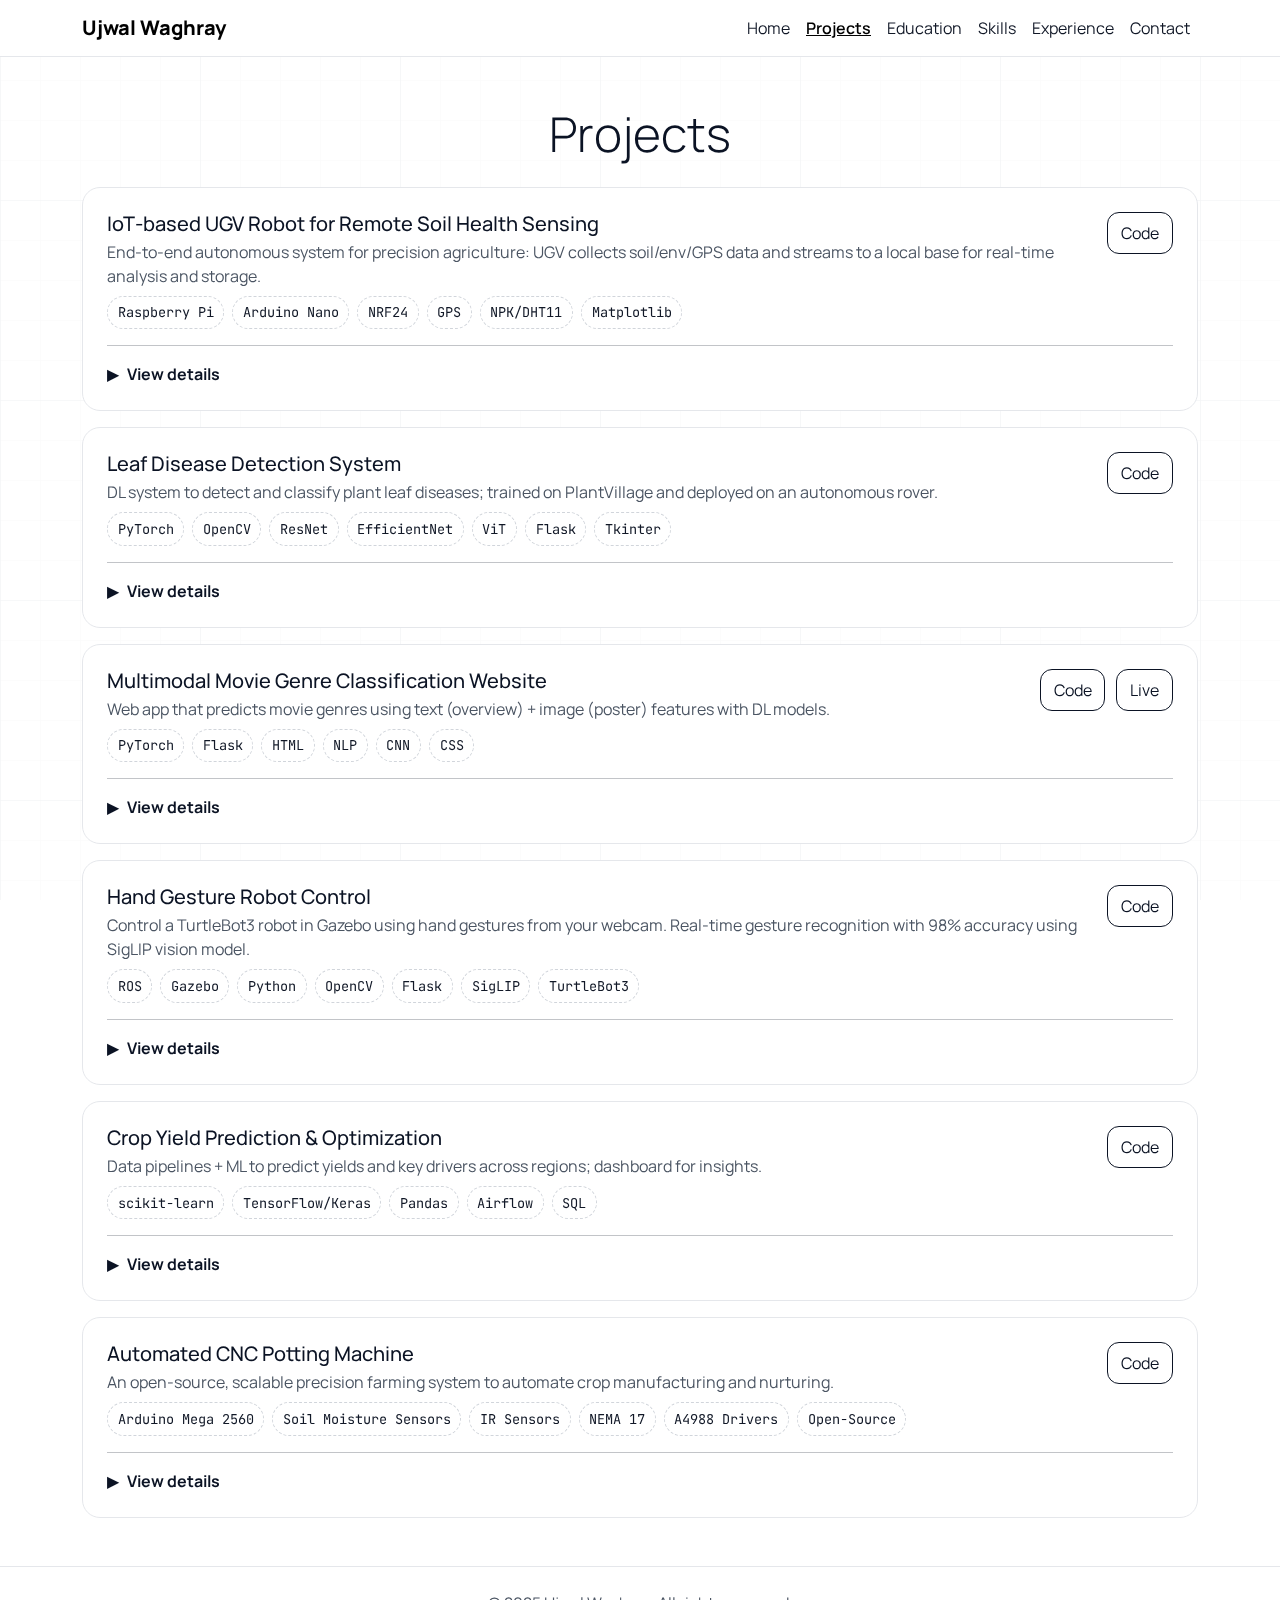
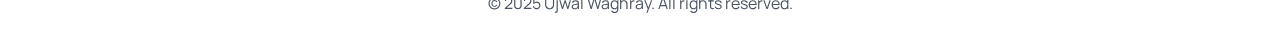
<file: projects.html>
<!DOCTYPE html>
<html lang="en">
<head>
  <meta charset="UTF-8" />
  <meta name="viewport" content="width=device-width, initial-scale=1" />
  <title>Ujwal Waghray | Projects</title>

  <!-- Analytics -->
  <script async src="https://www.googletagmanager.com/gtag/js?id=G-951E7GVLKD"></script>
  <script>
    window.dataLayer = window.dataLayer || [];
    function gtag(){dataLayer.push(arguments);} gtag('js', new Date()); gtag('config', 'G-951E7GVLKD');
  </script>

  <!-- Favicon -->
  <link rel="icon" type="image/png" href="assets/gptdp.png" sizes="32x32" />

  <!-- Fonts & Icons -->
  <link href="https://fonts.googleapis.com/css2?family=Manrope:wght@300;400;600;800&family=JetBrains+Mono:wght@400;600&display=swap" rel="stylesheet" />
  <link href="https://cdn.jsdelivr.net/npm/bootstrap@5.1.3/dist/css/bootstrap.min.css" rel="stylesheet" />

  <!-- Open Graph / Twitter -->
  <meta property="og:title" content="Ujwal Waghray — Projects" />
  <meta property="og:description" content="Robotics, AI, and systems projects in a clean, minimal theme." />
  <meta property="og:type" content="website" />
  <meta property="og:image" content="assets/dp1(1)(1).jpg" />
  <meta property="og:url" content="https://ujwalwaghray.dev/projects.html" />
  <meta name="twitter:card" content="summary_large_image" />

  <!-- Minimal black & white + blueprint accents -->
  <style>
    :root{ --ink:#0b1324; --muted:#4b5563; --line:#e5e7eb; --bg:#ffffff; --chip:#eef6ff; }
    html,body{height:100%}
    body{background:var(--bg); color:var(--ink); font-family:Manrope,system-ui,Segoe UI,Roboto,Helvetica,Arial,sans-serif}
    a{color:var(--ink); text-decoration:none}

    /* sticky, translucent navbar */
    .navbar{background:rgba(255,255,255,.86)!important; backdrop-filter:saturate(1.2) blur(6px); border-bottom:1px solid var(--line)}
    .navbar-brand{font-weight:800}
    .navbar-light .nav-link{color:#111827}
    .navbar-light .nav-link.active{font-weight:600; text-decoration:underline}

    /* decorative blueprint grid */
    .grid-bg{position:fixed; inset:0; pointer-events:none; opacity:.5; z-index:-1}
    .grid-bg svg{width:100%; height:100%; display:block}

    /* project cards */
    .card-clean{border:1px solid var(--line); border-radius:18px; background:#fff; transition:transform .18s ease, box-shadow .18s ease}
    .card-clean:hover{transform:translateY(-2px); box-shadow:0 10px 24px rgba(0,0,0,.06)}

    .chips{display:flex; flex-wrap:wrap; gap:.5rem; margin-top:.5rem}
    .chip{font-family:"JetBrains Mono",ui-monospace,monospace; font-size:.85rem; border-radius:999px; padding:.35rem .6rem; background:#fff; border:1px dashed #d1d5db; color:#111827}

    /* details/summary */
    details summary{list-style:none; cursor:pointer; font-weight:700; display:inline-flex; align-items:center; gap:.5rem}
    details summary::marker{display:none}
    details[open] summary .twist{transform:rotate(90deg)}
    .twist{display:inline-block; transition:transform .15s ease}

    .project-links a{border:1px solid var(--ink); border-radius:12px; padding:.5rem .8rem; display:inline-block}
    .project-links a + a{margin-left:.5rem}

    footer{border-top:1px solid var(--line); color:var(--muted)}
  </style>
</head>
<body>
  <!-- blueprint background -->
  <div class="grid-bg" aria-hidden="true">
    <svg xmlns="http://www.w3.org/2000/svg">
      <defs>
        <pattern id="grid" width="40" height="40" patternUnits="userSpaceOnUse">
          <path d="M 40 0 L 0 0 0 40" fill="none" stroke="#f3f4f6" stroke-width="1" />
        </pattern>
        <pattern id="gridBold" width="200" height="200" patternUnits="userSpaceOnUse">
          <path d="M 200 0 L 0 0 0 200" fill="none" stroke="#e5e7eb" stroke-width="1.2" />
        </pattern>
      </defs>
      <rect width="100%" height="100%" fill="url(#grid)" />
      <rect width="100%" height="100%" fill="url(#gridBold)" />
    </svg>
  </div>

  <!-- Nav -->
  <nav class="navbar navbar-expand-lg navbar-light sticky-top">
    <div class="container">
      <a class="navbar-brand" href="index.html">Ujwal Waghray</a>
      <button class="navbar-toggler" type="button" data-bs-toggle="collapse" data-bs-target="#navbarNav" aria-controls="navbarNav" aria-expanded="false" aria-label="Toggle navigation">
        <span class="navbar-toggler-icon"></span>
      </button>
      <div class="collapse navbar-collapse" id="navbarNav">
        <ul class="navbar-nav ms-auto">
          <li class="nav-item"><a class="nav-link" href="index.html">Home</a></li>
          <li class="nav-item"><a class="nav-link active" aria-current="page" href="projects.html">Projects</a></li>
          <li class="nav-item"><a class="nav-link" href="education.html">Education</a></li>
          <li class="nav-item"><a class="nav-link" href="skills.html">Skills</a></li>
          <li class="nav-item"><a class="nav-link" href="experience.html">Experience</a></li>
          <li class="nav-item"><a class="nav-link" href="contact.html">Contact</a></li>
        </ul>
      </div>
    </div>
  </nav>

  <!-- Projects -->
  <section id="projects" class="py-5">
    <div class="container">
      <h2 class="text-center display-5 mb-4">Projects</h2>

      <div class="row g-3">
        <!-- Project 1: UGV Soil Health -->
        <div class="col-12">
          <article class="card-clean p-4">
            <div class="d-flex flex-column flex-md-row justify-content-between align-items-start gap-2">
              <div>
                <h5 class="mb-1">IoT‑based UGV Robot for Remote Soil Health Sensing</h5>
                <p class="mb-2" style="color:var(--muted)">End‑to‑end autonomous system for precision agriculture: UGV collects soil/env/GPS data and streams to a local base for real‑time analysis and storage.</p>
                <div class="chips">
                  <span class="chip">Raspberry Pi</span>
                  <span class="chip">Arduino Nano</span>
                  <span class="chip">NRF24</span>
                  <span class="chip">GPS</span>
                  <span class="chip">NPK/DHT11</span>
                  <span class="chip">Matplotlib</span>
                </div>
              </div>
              <div class="project-links">
                <a href="https://github.com/ujwalwag/UGVRECON" target="_blank" rel="noopener">Code</a>
              </div>
            </div>
            <hr/>
            <details>
              <summary><span class="twist">▶</span> View details</summary>
              <ul class="mt-2 mb-0" style="color:var(--muted)">
                <li>Designed a UGV for soil data collection and reconnaissance.</li>
                <li>Integrated NPK, temperature, and humidity sensors with GPS tracking.</li>
                <li>Configured NRF24 wireless link from UGV to base station.</li>
                <li>Built a Python pipeline to process, visualize, and store CSV sensor streams.</li>
                <li>Local dashboard for UGV status, sensor readings, and location.</li>
              </ul>
            </details>
          </article>
        </div>

        <!-- Project 2: Leaf Disease Detection -->
        <div class="col-12">
          <article class="card-clean p-4">
            <div class="d-flex flex-column flex-md-row justify-content-between align-items-start gap-2">
              <div>
                <h5 class="mb-1">Leaf Disease Detection System</h5>
                <p class="mb-2" style="color:var(--muted)">DL system to detect and classify plant leaf diseases; trained on PlantVillage and deployed on an autonomous rover.</p>
                <div class="chips">
                  <span class="chip">PyTorch</span>
                  <span class="chip">OpenCV</span>
                  <span class="chip">ResNet</span>
                  <span class="chip">EfficientNet</span>
                  <span class="chip">ViT</span>
                  <span class="chip">Flask</span>
                  <span class="chip">Tkinter</span>
                </div>
              </div>
              <div class="project-links">
                <a href="https://github.com/ujwalwag/LeafDiseaseDetectionSys" target="_blank" rel="noopener">Code</a>
              </div>
            </div>
            <hr/>
            <details>
              <summary><span class="twist">▶</span> View details</summary>
              <ul class="mt-2 mb-0" style="color:var(--muted)">
                <li>Transfer learning on PlantVillage dataset.</li>
                <li>Real‑time classification and disease prediction.</li>
                <li>Deployed on a rover for smart farming.</li>
              </ul>
            </details>
          </article>
        </div>

        <!-- Project 3: Multimodal Movie Genre Classification -->
        <div class="col-12">
          <article class="card-clean p-4">
            <div class="d-flex flex-column flex-md-row justify-content-between align-items-start gap-2">
              <div>
                <h5 class="mb-1">Multimodal Movie Genre Classification Website</h5>
                <p class="mb-2" style="color:var(--muted)">Web app that predicts movie genres using text (overview) + image (poster) features with DL models.</p>
                <div class="chips">
                  <span class="chip">PyTorch</span>
                  <span class="chip">Flask</span>
                  <span class="chip">HTML</span>
                  <span class="chip">NLP</span>
                  <span class="chip">CNN</span>
                  <span class="chip">CSS</span>
                </div>
              </div>
              <div class="project-links">
                <a href="https://github.com/ujwalwag/MultiModalMovieGenreClassificationSys" target="_blank" rel="noopener">Code</a>
                <a href="https://multimodalmoviegenreclassificationsys.onrender.com" target="_blank" rel="noopener">Live</a>
              </div>
            </div>
            <hr/>
            <details>
              <summary><span class="twist">▶</span> View details</summary>
              <ul class="mt-2 mb-0" style="color:var(--muted)">
                <li>CNN for posters + NLP for overviews; early/late fusion variants.</li>
                <li>Flask backend + React frontend for interactive predictions.</li>
                <li>Ensemble techniques to boost multi‑label accuracy.</li>
              </ul>
            </details>
          </article>
        </div>

        <!-- Project 4: Hand Gesture Robot Control -->
        <div class="col-12">
          <article class="card-clean p-4">
            <div class="d-flex flex-column flex-md-row justify-content-between align-items-start gap-2">
              <div>
                <h5 class="mb-1">Hand Gesture Robot Control</h5>
                <p class="mb-2" style="color:var(--muted)">Control a TurtleBot3 robot in Gazebo using hand gestures from your webcam. Real-time gesture recognition with 98% accuracy using SigLIP vision model.</p>
                <div class="chips">
                  <span class="chip">ROS</span>
                  <span class="chip">Gazebo</span>
                  <span class="chip">Python</span>
                  <span class="chip">OpenCV</span>
                  <span class="chip">Flask</span>
                  <span class="chip">SigLIP</span>
                  <span class="chip">TurtleBot3</span>
                </div>
              </div>
              <div class="project-links">
                <a href="https://github.com/ujwalwag/r_action_m" target="_blank" rel="noopener">Code</a>
              </div>
            </div>
            <hr/>
            <details>
              <summary><span class="twist">▶</span> View details</summary>
              <ul class="mt-2 mb-0" style="color:var(--muted)">
                <li>Recognizes 19 different hand gestures with 98% accuracy using SigLIP vision transformer model.</li>
                <li>Real-time gesture-to-robot control: open palm (forward), OK sign (backward), one finger (left), two fingers (right), fist (stop).</li>
                <li>Cross-platform camera streaming (Windows/Mac) with Flask server for WSL2 integration.</li>
                <li>Frame-by-frame analysis with 10-frame smoothing for stable gesture recognition.</li>
                <li>Publishes velocity commands to TurtleBot3 via ROS /cmd_vel topic.</li>
              </ul>
            </details>
          </article>
        </div>

        <!-- Project 5: Crop Yield Prediction -->
        <div class="col-12">
          <article class="card-clean p-4">
            <div class="d-flex flex-column flex-md-row justify-content-between align-items-start gap-2">
              <div>
                <h5 class="mb-1">Crop Yield Prediction & Optimization </h5>
                <p class="mb-2" style="color:var(--muted)">Data pipelines + ML to predict yields and key drivers across regions; dashboard for insights.</p>
                <div class="chips">
                  <span class="chip">scikit‑learn</span>
                  <span class="chip">TensorFlow/Keras</span>
                  <span class="chip">Pandas</span>
                  <span class="chip">Airflow</span>
                  <span class="chip">SQL</span>
                </div>
              </div>
              <div class="project-links">
                <a href="https://github.com/ujwalwag/CropRecommender" target="_blank" rel="noopener">Code</a>
              </div>
            </div>
            <hr/>
            <details>
              <summary><span class="twist">▶</span> View details</summary>
              <ul class="mt-2 mb-0" style="color:var(--muted)">
                <li>Collected, cleaned, and fused historical crop, weather, soil, and irrigation data.</li>
                <li>Benchmarked models to forecast yields and analyze feature importances.</li>
                <li>Built an interactive dashboard to explore predicted vs. actual outcomes.</li>
              </ul>
            </details>
          </article>
        </div>

        
        <!-- Project 6: CNC Plotting Machine -->
      <div class="col-12">
        <article class="card-clean p-4">
          <div class="d-flex flex-column flex-md-row justify-content-between align-items-start gap-2">
            <div>
              <h5 class="mb-1">Automated CNC Potting Machine </h5>
              <p class="mb-2" style="color:var(--muted)">An open-source, scalable precision farming system to automate crop manufacturing and nurturing.</p>
              <div class="chips">
                <span class="chip">Arduino Mega 2560</span>
                <span class="chip">Soil Moisture Sensors</span>
                <span class="chip">IR Sensors</span>
                <span class="chip">NEMA 17</span>
                <span class="chip">A4988 Drivers</span>
                <span class="chip">Open-Source</span>
              </div>
            </div>
            
            <div class="project-links">
                <a href="https://github.com/ujwalwag/Automated-CNC-Plotting-Machine" target="_blank" rel="noopener">Code</a>
            </div>

          </div>
          <hr/>
          <details>
            <summary><span class="twist">▶</span> View details</summary>
            <ul class="mt-2 mb-0" style="color:var(--muted)">
              <li>Orchestrates farming functions with an Arduino Mega 2560 microcontroller.</li>
              <li>Monitors soil conditions and tray positions in real-time using soil moisture and IR sensors.</li>
              <li>Enables intelligent, data-driven decisions for plowing, seeding, and watering.</li>
              <li>Uses NEMA 17 stepper motorsand A4988 drivers for precise tool control.</li>
              <li>Features a flexible, scalable, and open-source design adaptable to various crops and pot sizes.</li>
            </ul>
          </details>
        </article>
      </div>



      </div>
    </div>
  </section>

  <footer class="text-center py-4">
    <div class="container">
      <p class="mb-0">&copy; 2025 Ujwal Waghray. All rights reserved.</p>
    </div>
  </footer>

  <script src="https://cdn.jsdelivr.net/npm/bootstrap@5.1.3/dist/js/bootstrap.bundle.min.js"></script>
</body>
</html>
</file>
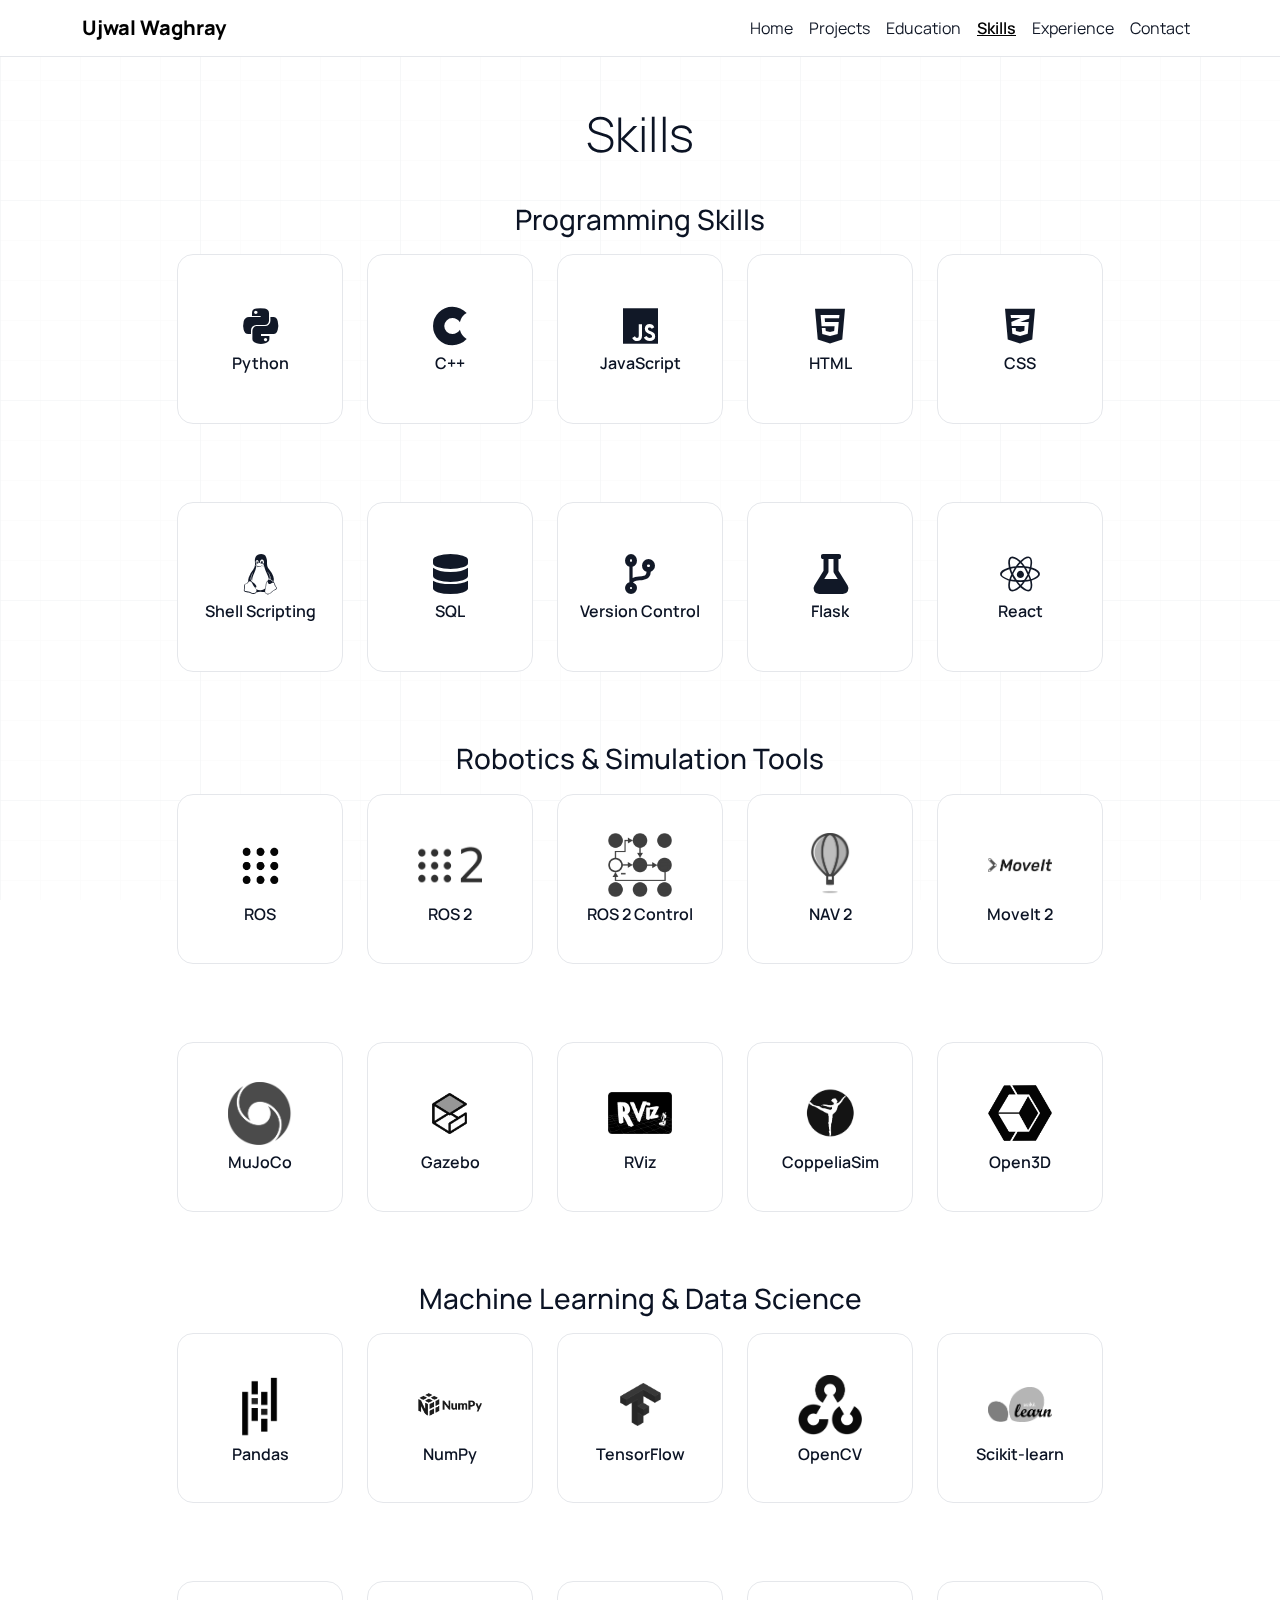
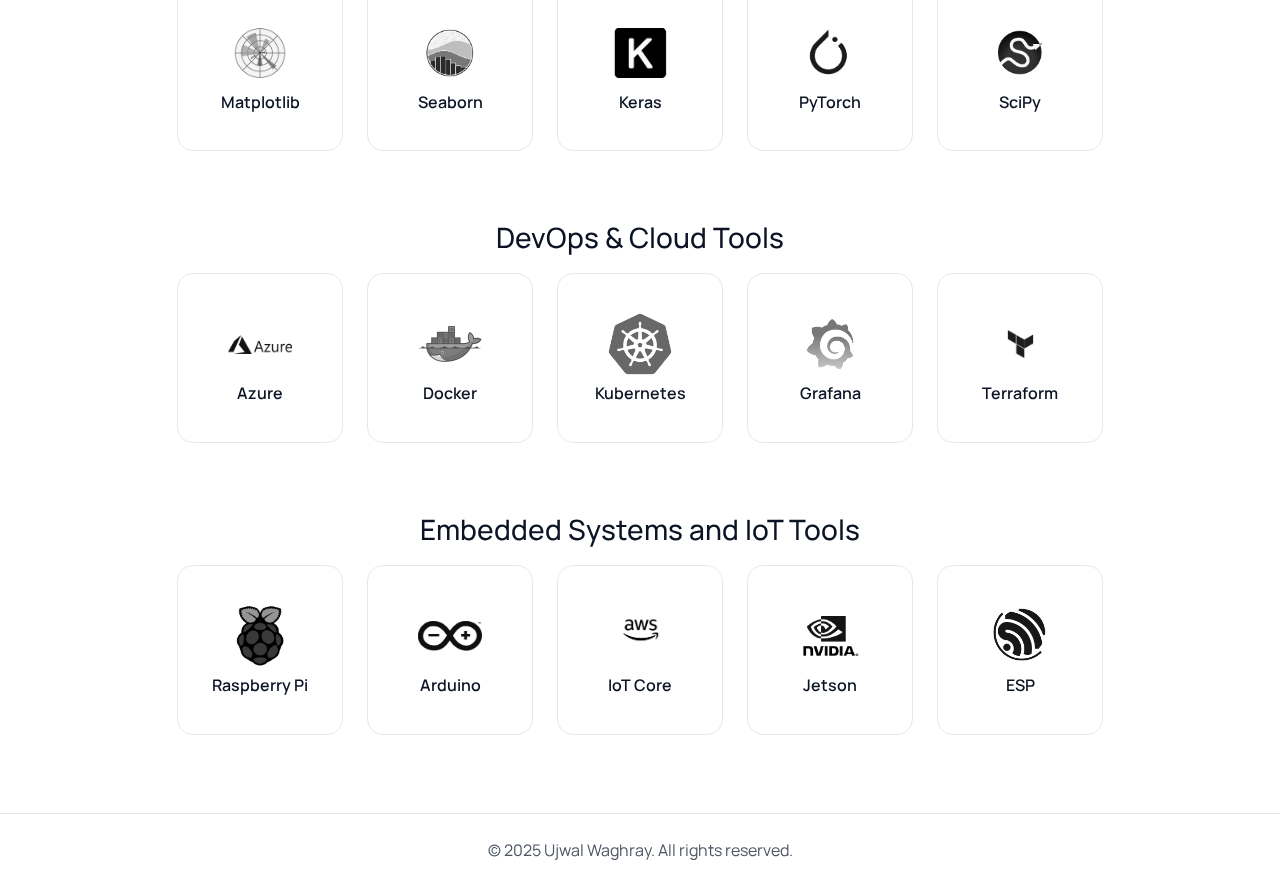
<file: skills.html>
<!DOCTYPE html>
<html lang="en">
<head>
  <!-- Analytics -->
  <script async src="https://www.googletagmanager.com/gtag/js?id=G-951E7GVLKD"></script>
  <script>
    window.dataLayer = window.dataLayer || [];
    function gtag(){dataLayer.push(arguments);} gtag('js', new Date()); gtag('config', 'G-951E7GVLKD');
  </script>

  <!-- Meta & Title -->
  <meta charset="UTF-8" />
  <meta name="viewport" content="width=device-width, initial-scale=1.0" />
  <title>Ujwal Waghray | Skills</title>

  <!-- Favicon -->
  <link rel="icon" type="image/png" href="assets/gptdp.png" sizes="32x32" />

  <!-- Fonts & CSS -->
  <link href="https://fonts.googleapis.com/css2?family=Manrope:wght@300;400;600;800&display=swap" rel="stylesheet" />
  <link href="https://cdn.jsdelivr.net/npm/bootstrap@5.1.3/dist/css/bootstrap.min.css" rel="stylesheet" />
  <link rel="stylesheet" href="https://cdnjs.cloudflare.com/ajax/libs/font-awesome/5.15.4/css/all.min.css" />

  <!-- Theme: Minimal Black & White + Blueprint accents -->
  <style>
    :root{ --ink:#0b1324; --muted:#4b5563; --line:#e5e7eb; --bg:#ffffff; }
    html,body{height:100%}
    body{background:var(--bg); color:var(--ink); font-family:Manrope,system-ui,Segoe UI,Roboto,Helvetica,Arial,sans-serif}
    a{color:var(--ink); text-decoration:none}

    /* sticky, translucent navbar */
    .navbar{background:rgba(255,255,255,.86)!important; backdrop-filter:saturate(1.2) blur(6px); border-bottom:1px solid var(--line)}
    .navbar-brand{font-weight:800}
    .navbar-light .nav-link{color:#111827}
    .navbar-light .nav-link.active{font-weight:600; text-decoration:underline}

    /* blueprint grid background */
    .grid-bg{position:fixed; inset:0; pointer-events:none; opacity:.5; z-index:-1}
    .grid-bg svg{width:100%; height:100%; display:block}

    /* section title */
    #skills h2{letter-spacing:.2px}

    /* ===== Uniform skill cards ===== */
    .skill-card{
      display:flex;                 /* center contents */
      flex-direction:column;
      align-items:center;
      justify-content:center;
      gap:8px;
      text-align:center;
      margin-bottom:30px;
      padding:16px;
      border:1px solid var(--line);
      border-radius:16px;
      background:#fff;
      transition:transform .18s ease, box-shadow .18s ease;
      height:160px;                 /* <-- equal height for all cards */
    }
    @media (min-width: 992px){
      .skill-card{ height:170px; }  /* a bit taller on large screens */
    }
    .skill-card:hover{ transform:translateY(-3px); box-shadow:0 10px 24px rgba(0,0,0,.06) }

    /* icon & logo sizing stays consistent */
    .skill-icon{ font-size:40px; color:#111827; line-height:1 }
    .skill-card img{
      width:64px; height:64px;      /* fixed box for logos */
      object-fit:contain;
      filter:grayscale(100%);
      display:block;
    }

    .skill-title{
      font-size:16px; font-weight:600; margin:0 6px;
      max-width:100%;
      white-space:nowrap;           /* keep one line for uniform height */
      overflow:hidden; text-overflow:ellipsis;
    }

    /* section spacing */
    .section-head{ text-align:center; margin:40px 0 18px }

    /* footer (light) */
    footer{border-top:1px solid var(--line); color:var(--muted); background:#fff}

    /* utilities */
    .row{ justify-content:center }
  </style>
</head>
<body>
  <!-- blueprint background -->
  <div class="grid-bg" aria-hidden="true">
    <svg xmlns="http://www.w3.org/2000/svg">
      <defs>
        <pattern id="grid" width="40" height="40" patternUnits="userSpaceOnUse">
          <path d="M 40 0 L 0 0 0 40" fill="none" stroke="#f3f4f6" stroke-width="1" />
        </pattern>
        <pattern id="gridBold" width="200" height="200" patternUnits="userSpaceOnUse">
          <path d="M 200 0 L 0 0 0 200" fill="none" stroke="#e5e7eb" stroke-width="1.2" />
        </pattern>
      </defs>
      <rect width="100%" height="100%" fill="url(#grid)" />
      <rect width="100%" height="100%" fill="url(#gridBold)" />
    </svg>
  </div>

  <!-- Navigation Bar -->
  <nav class="navbar navbar-expand-lg navbar-light sticky-top">
    <div class="container">
      <a class="navbar-brand" href="index.html">Ujwal Waghray</a>
      <button class="navbar-toggler" type="button" data-bs-toggle="collapse" data-bs-target="#navbarNav" aria-controls="navbarNav" aria-expanded="false" aria-label="Toggle navigation">
        <span class="navbar-toggler-icon"></span>
      </button>
      <div class="collapse navbar-collapse" id="navbarNav">
        <ul class="navbar-nav ms-auto">
          <li class="nav-item"><a class="nav-link" href="index.html">Home</a></li>
          <li class="nav-item"><a class="nav-link" href="projects.html">Projects</a></li>
          <li class="nav-item"><a class="nav-link" href="education.html">Education</a></li>
          <li class="nav-item"><a class="nav-link active" aria-current="page" href="skills.html">Skills</a></li>
          <li class="nav-item"><a class="nav-link" href="experience.html">Experience</a></li>
          <li class="nav-item"><a class="nav-link" href="contact.html">Contact</a></li>
        </ul>
      </div>
    </div>
  </nav>

  <section id="skills" class="container py-5">
    <h2 class="text-center display-5 mb-4">Skills</h2>

    <!-- Programming Skills -->
    <h3 class="section-head">Programming Skills</h3>
    <div class="row text-center g-4">
      <div class="col-md-2"><div class="skill-card"><i class="fab fa-python skill-icon"></i><h5 class="skill-title">Python</h5></div></div>
      
      <div class="col-md-2"><div class="skill-card"><i class="fab fa-cuttlefish skill-icon"></i><h5 class="skill-title">C++</h5></div></div>
      <div class="col-md-2"><div class="skill-card"><i class="fab fa-js skill-icon"></i><h5 class="skill-title">JavaScript</h5></div></div>
      <div class="col-md-2"><div class="skill-card"><i class="fab fa-html5 skill-icon"></i><h5 class="skill-title">HTML</h5></div></div>
      <div class="col-md-2"><div class="skill-card"><i class="fab fa-css3-alt skill-icon"></i><h5 class="skill-title">CSS</h5></div></div>
    </div>
    <div class="row text-center mt-4 g-4">
      <div class="col-md-2"><div class="skill-card"><i class="fab fa-linux skill-icon"></i><h5 class="skill-title">Shell Scripting</h5></div></div>
      <div class="col-md-2"><div class="skill-card"><i class="fas fa-database skill-icon"></i><h5 class="skill-title">SQL</h5></div></div>
      <div class="col-md-2"><div class="skill-card"><i class="fas fa-code-branch skill-icon"></i><h5 class="skill-title">Version Control</h5></div></div>
      <div class="col-md-2"><div class="skill-card"><i class="fas fa-flask skill-icon"></i><h5 class="skill-title">Flask</h5></div></div>
      <div class="col-md-2"><div class="skill-card"><i class="fab fa-react skill-icon"></i><h5 class="skill-title">React</h5></div></div>
    </div>

    <!-- Robotics & Simulation Tools -->
    <h3 class="section-head">Robotics & Simulation Tools</h3>
    <div class="row text-center g-4">
      <div class="col-md-2"><div class="skill-card"><img src="assets/Ros_logo.svg.png" alt="ROS" /><h5 class="skill-title">ROS</h5></div></div>
      <div class="col-md-2"><div class="skill-card"><img src="assets/ros2.png" alt="ROS2" /><h5 class="skill-title">ROS 2</h5></div></div>
      <div class="col-md-2"><div class="skill-card"><img src="assets/roscontrol.png" alt="ROS 2 Control" /><h5 class="skill-title">ROS 2 Control</h5></div></div>
      <div class="col-md-2"><div class="skill-card"><img src="assets/nav2.png" alt="Nav 2" /><h5 class="skill-title">NAV 2</h5></div></div>
      <div class="col-md-2"><div class="skill-card"><img src="assets/moveit_logo-black.png" alt="MoveIt2" /><h5 class="skill-title">MoveIt 2</h5></div></div>
      </div>
      <div class="row text-center mt-4 g-4">
      <div class="col-md-2"><div class="skill-card"><img src="assets/DeepMind_new_logo.svg.png" alt="MuJoCo" /><h5 class="skill-title">MuJoCo</h5></div></div>
      <div class="col-md-2"><div class="skill-card"><img src="assets/Gazebo_logo_without_text.svg.png" alt="Gazebo" /><h5 class="skill-title">Gazebo</h5></div></div>
      <div class="col-md-2"><div class="skill-card"><img src="assets/rviz.png" alt="RViz" /><h5 class="skill-title">RViz</h5></div></div>
      <div class="col-md-2"><div class="skill-card"><img src="assets/114549467-5793d900-9c61-11eb-88f2-24996a6c03e6.png" alt="CoppeliaSim" /><h5 class="skill-title">CoppeliaSim</h5></div></div> 
      <div class="col-md-2"><div class="skill-card"><img src="assets/open3d.png" alt="Open3D" /><h5 class="skill-title">Open3D</h5></div></div>

      </div>

    <!-- Machine Learning & Data Science -->
    <h3 class="section-head">Machine Learning & Data Science</h3>
    <div class="row text-center g-4">
      <div class="col-md-2"><div class="skill-card"><img src="assets/Pandas_logo.svg.png" alt="pandas" /><h5 class="skill-title">Pandas</h5></div></div>
      <div class="col-md-2"><div class="skill-card"><img src="assets/NumPy_logo_2020.svg.png" alt="NumPy" /><h5 class="skill-title">NumPy</h5></div></div>
      <div class="col-md-2"><div class="skill-card"><img src="assets/Tensorflow_logo.svg.png" alt="TensorFlow" /><h5 class="skill-title">TensorFlow</h5></div></div>
      <div class="col-md-2"><div class="skill-card"><img src="assets/OpenCV_Logo_with_text.png" alt="OpenCV" /><h5 class="skill-title">OpenCV</h5></div></div>
      <div class="col-md-2"><div class="skill-card"><img src="assets/Scikit_learn_logo_small.png" alt="Scikit-learn" /><h5 class="skill-title">Scikit-learn</h5></div></div>
    </div>
    <div class="row text-center mt-4 g-4">
      <div class="col-md-2"><div class="skill-card"><img src="assets/Matplotlib_icon.svg.png" alt="Matplotlib" /><h5 class="skill-title">Matplotlib</h5></div></div>
      <div class="col-md-2"><div class="skill-card"><img src="assets/logo-mark-lightbg.png" alt="Seaborn" /><h5 class="skill-title">Seaborn</h5></div></div>
      <div class="col-md-2"><div class="skill-card"><img src="assets/480px-Keras_logo.svg.png" alt="Keras" /><h5 class="skill-title">Keras</h5></div></div>
      <div class="col-md-2"><div class="skill-card"><img src="assets/Pytorch_logo.png" alt="PyTorch" /><h5 class="skill-title">PyTorch</h5></div></div>
      <div class="col-md-2"><div class="skill-card"><img src="assets/SCIPY_2.svg.png" alt="SciPy" /><h5 class="skill-title">SciPy</h5></div></div>
    </div>

    <!-- DevOps & Cloud Tools -->
    <h3 class="section-head">DevOps & Cloud Tools</h3>
    <div class="row text-center g-4">
      <div class="col-md-2"><div class="skill-card"><img src="assets/Microsoft_Azure_Logo.svg.png" alt="Azure" /><h5 class="skill-title">Azure</h5></div></div>
      <div class="col-md-2"><div class="skill-card"><img src="assets/Docker.png"><h5 class="skill-title">Docker</h5></div></div>
      <div class="col-md-2"><div class="skill-card"><img src="assets/Kubernetes_logo_without_workmark.svg.png"><h5 class="skill-title">Kubernetes</h5></div></div>
      <div class="col-md-2"><div class="skill-card"><img src="assets/Grafana_logo.svg.png" alt="Grafana" /><h5 class="skill-title">Grafana</h5></div></div>
      <div class="col-md-2"><div class="skill-card"><img src="assets/4cf83675-354c-4913-bc3d-f998e69b2f65-Photoroom.png" alt="Terraform" /><h5 class="skill-title">Terraform</h5></div></div>
    </div>

    <!-- Embedded Systems and IoT Tools -->
    <h3 class="section-head">Embedded Systems and IoT Tools</h3>
    <div class="row text-center g-4">
      <div class="col-md-2"><div class="skill-card"><img src="assets/Raspberry_Pi-Logo.wine.png" alt="Raspberry Pi" /><h5 class="skill-title">Raspberry Pi</h5></div></div>
      <div class="col-md-2"><div class="skill-card"><img src="assets/Arduino_Logo.svg.png" alt="Arduino" /><h5 class="skill-title">Arduino</h5></div></div>
      <div class="col-md-2"><div class="skill-card"><img src="assets/aws-brands-solid.png" alt="IoT Core" /><h5 class="skill-title">IoT Core</h5></div></div>
      <div class="col-md-2"><div class="skill-card"><img src="assets/Nvidia_logo.svg.png" alt="NVIDIA Jetson" /><h5 class="skill-title">Jetson</h5></div></div>
      <div class="col-md-2"><div class="skill-card"><img src="assets/png-transparent-espressif-systems-hd-logo-removebg-preview.png" alt="ESP" /><h5 class="skill-title">ESP</h5></div></div>
    </div>

  </section>

  <footer class="text-center py-4">
    <div class="container">
      <p class="mb-0">&copy; 2025 Ujwal Waghray. All rights reserved.</p>
    </div>
  </footer>

  <script src="https://cdn.jsdelivr.net/npm/bootstrap@5.1.3/dist/js/bootstrap.bundle.min.js"></script>
</body>
</html>
</file>
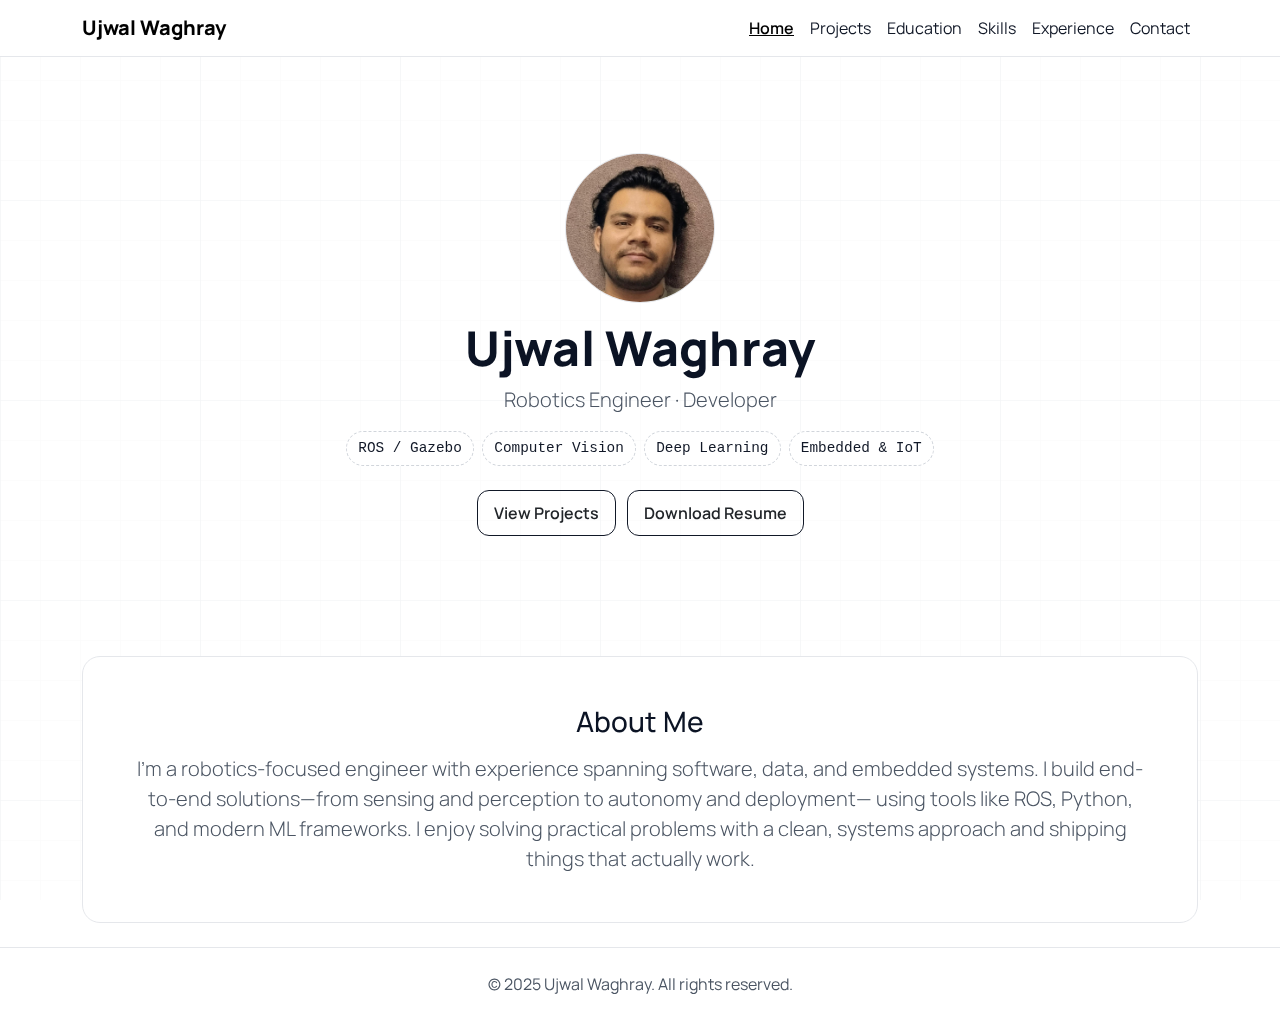
<file: test.html>
<!DOCTYPE html>
<html lang="en">
<head>
  <!-- Google tag (gtag.js) -->
  <script async src="https://www.googletagmanager.com/gtag/js?id=G-951E7GVLKD"></script>
  <script>
    window.dataLayer = window.dataLayer || [];
    function gtag(){dataLayer.push(arguments);} gtag('js', new Date()); gtag('config', 'G-951E7GVLKD');
  </script>

  <!-- Meta -->
  <meta charset="UTF-8" />
  <meta name="viewport" content="width=device-width, initial-scale=1" />
  <title>Ujwal Waghray | Home</title>

  <!-- Favicon -->
  <link rel="icon" type="image/png" href="assets/gptdp.png" sizes="32x32" />

  <!-- Fonts & CSS -->
  <link href="https://fonts.googleapis.com/css2?family=Manrope:wght@300;400;600;800&display=swap" rel="stylesheet" />
  <link href="https://cdn.jsdelivr.net/npm/bootstrap@5.1.3/dist/css/bootstrap.min.css" rel="stylesheet" />

  <!-- Theme: Minimal B/W + blueprint accents -->
  <style>
    :root{ --ink:#0b1324; --muted:#4b5563; --line:#e5e7eb; --bg:#ffffff; }
    html,body{height:100%}
    body{background:var(--bg); color:var(--ink); font-family:Manrope,system-ui,Segoe UI,Roboto,Helvetica,Arial,sans-serif}
    a{color:var(--ink); text-decoration:none}

    /* blueprint grid background */
    .grid-bg{position:fixed; inset:0; pointer-events:none; opacity:.5; z-index:-1}
    .grid-bg svg{width:100%; height:100%; display:block}

    /* sticky, translucent navbar */
    .navbar{background:rgba(255,255,255,.86)!important; backdrop-filter:saturate(1.2) blur(6px); border-bottom:1px solid var(--line)}
    .navbar-brand{font-weight:800}
    .navbar-light .nav-link{color:#111827}
    .navbar-light .nav-link.active{font-weight:600; text-decoration:underline}

    /* hero */
    .hero{position:relative; padding:6rem 0}
    .hero .title{font-weight:800; letter-spacing:.3px}
    .hero .subtitle{color:var(--muted)}
    .profile-img{
      width: 150px; height:150px; border-radius:50%; object-fit:cover;
      border:1px solid var(--line); background:#fff;
    }

    /* chips for roles */
    .chips{display:flex; flex-wrap:wrap; gap:.5rem; justify-content:center; margin-top:1rem}
    .chip{font-family:"JetBrains Mono",ui-monospace,monospace; font-size:.9rem; border-radius:999px; padding:.38rem .7rem; background:#fff; border:1px dashed #d1d5db; color:#111827}

    /* outline button */
    .btn-outline-ink{
      border:1px solid #111827; border-radius:12px; padding:.6rem 1rem; font-weight:600;
    }
    .btn-outline-ink:hover{background:#111827; color:#fff}

    /* section */
    #about-me p{color:var(--muted)}
    .card-clean{border:1px solid var(--line); border-radius:18px; background:#fff}

    footer{border-top:1px solid var(--line); color:var(--muted); background:#fff}
  </style>
</head>
<body>

  <!-- blueprint background -->
  <div class="grid-bg" aria-hidden="true">
    <svg xmlns="http://www.w3.org/2000/svg">
      <defs>
        <pattern id="grid" width="40" height="40" patternUnits="userSpaceOnUse">
          <path d="M 40 0 L 0 0 0 40" fill="none" stroke="#f3f4f6" stroke-width="1" />
        </pattern>
        <pattern id="gridBold" width="200" height="200" patternUnits="userSpaceOnUse">
          <path d="M 200 0 L 0 0 0 200" fill="none" stroke="#e5e7eb" stroke-width="1.2" />
        </pattern>
      </defs>
      <rect width="100%" height="100%" fill="url(#grid)" />
      <rect width="100%" height="100%" fill="url(#gridBold)" />
    </svg>
  </div>

  <!-- Nav -->
  <nav class="navbar navbar-expand-lg navbar-light sticky-top">
    <div class="container">
      <a class="navbar-brand" href="index.html">Ujwal Waghray</a>
      <button class="navbar-toggler" type="button" data-bs-toggle="collapse" data-bs-target="#navbarNav" aria-controls="navbarNav" aria-expanded="false" aria-label="Toggle navigation">
        <span class="navbar-toggler-icon"></span>
      </button>
      <div class="collapse navbar-collapse" id="navbarNav">
        <ul class="navbar-nav ms-auto">
          <li class="nav-item"><a class="nav-link active" href="index.html">Home</a></li>
          <li class="nav-item"><a class="nav-link" href="projects.html">Projects</a></li>
          <li class="nav-item"><a class="nav-link" href="education.html">Education</a></li>
          <li class="nav-item"><a class="nav-link" href="skills.html">Skills</a></li>
          <li class="nav-item"><a class="nav-link" href="experience.html">Experience</a></li>
          <li class="nav-item"><a class="nav-link" href="contact.html">Contact</a></li>
        </ul>
      </div>
    </div>
  </nav>

  <!-- Hero -->
  <header class="hero text-center">
    <div class="container">
      <img src="assets/dp1(1)(1).jpg" alt="Ujwal Waghray portrait" class="profile-img mb-3">
      <h1 class="display-5 title mb-2">Ujwal Waghray</h1>
      <p class="lead subtitle mb-2">Robotics Engineer · Developer</p>

      <div class="chips">
        <span class="chip">ROS / Gazebo</span>
        <span class="chip">Computer Vision</span>
        <span class="chip">Deep Learning</span>
        <span class="chip">Embedded & IoT</span>
      </div>

      <div class="mt-4">
        <a href="projects.html" class="btn btn-outline-ink me-2">View Projects</a>
        <a href="assets/UJWAL WAGHRAY.docx" class="btn btn-outline-ink" download>Download Resume</a>
      </div>
    </div>
  </header>

  <!-- About -->
  <section id="about-me" class="py-4">
    <div class="container">
      <div class="card-clean p-4 p-md-5">
        <h2 class="h3 mb-3 text-center">About Me</h2>
        <p class="lead mb-0 text-center">
          I’m a robotics-focused engineer with experience spanning software, data, and embedded systems.
          I build end-to-end solutions—from sensing and perception to autonomy and deployment—
          using tools like ROS, Python, and modern ML frameworks. I enjoy solving practical problems
          with a clean, systems approach and shipping things that actually work.
        </p>
      </div>
    </div>
  </section>

  <footer class="text-center py-4">
    <div class="container">
      <p class="mb-0">&copy; 2025 Ujwal Waghray. All rights reserved.</p>
    </div>
  </footer>

  <script src="https://cdn.jsdelivr.net/npm/bootstrap@5.1.3/dist/js/bootstrap.bundle.min.js"></script>
  <script src="download.js"></script>
</body>
</html>
</file>
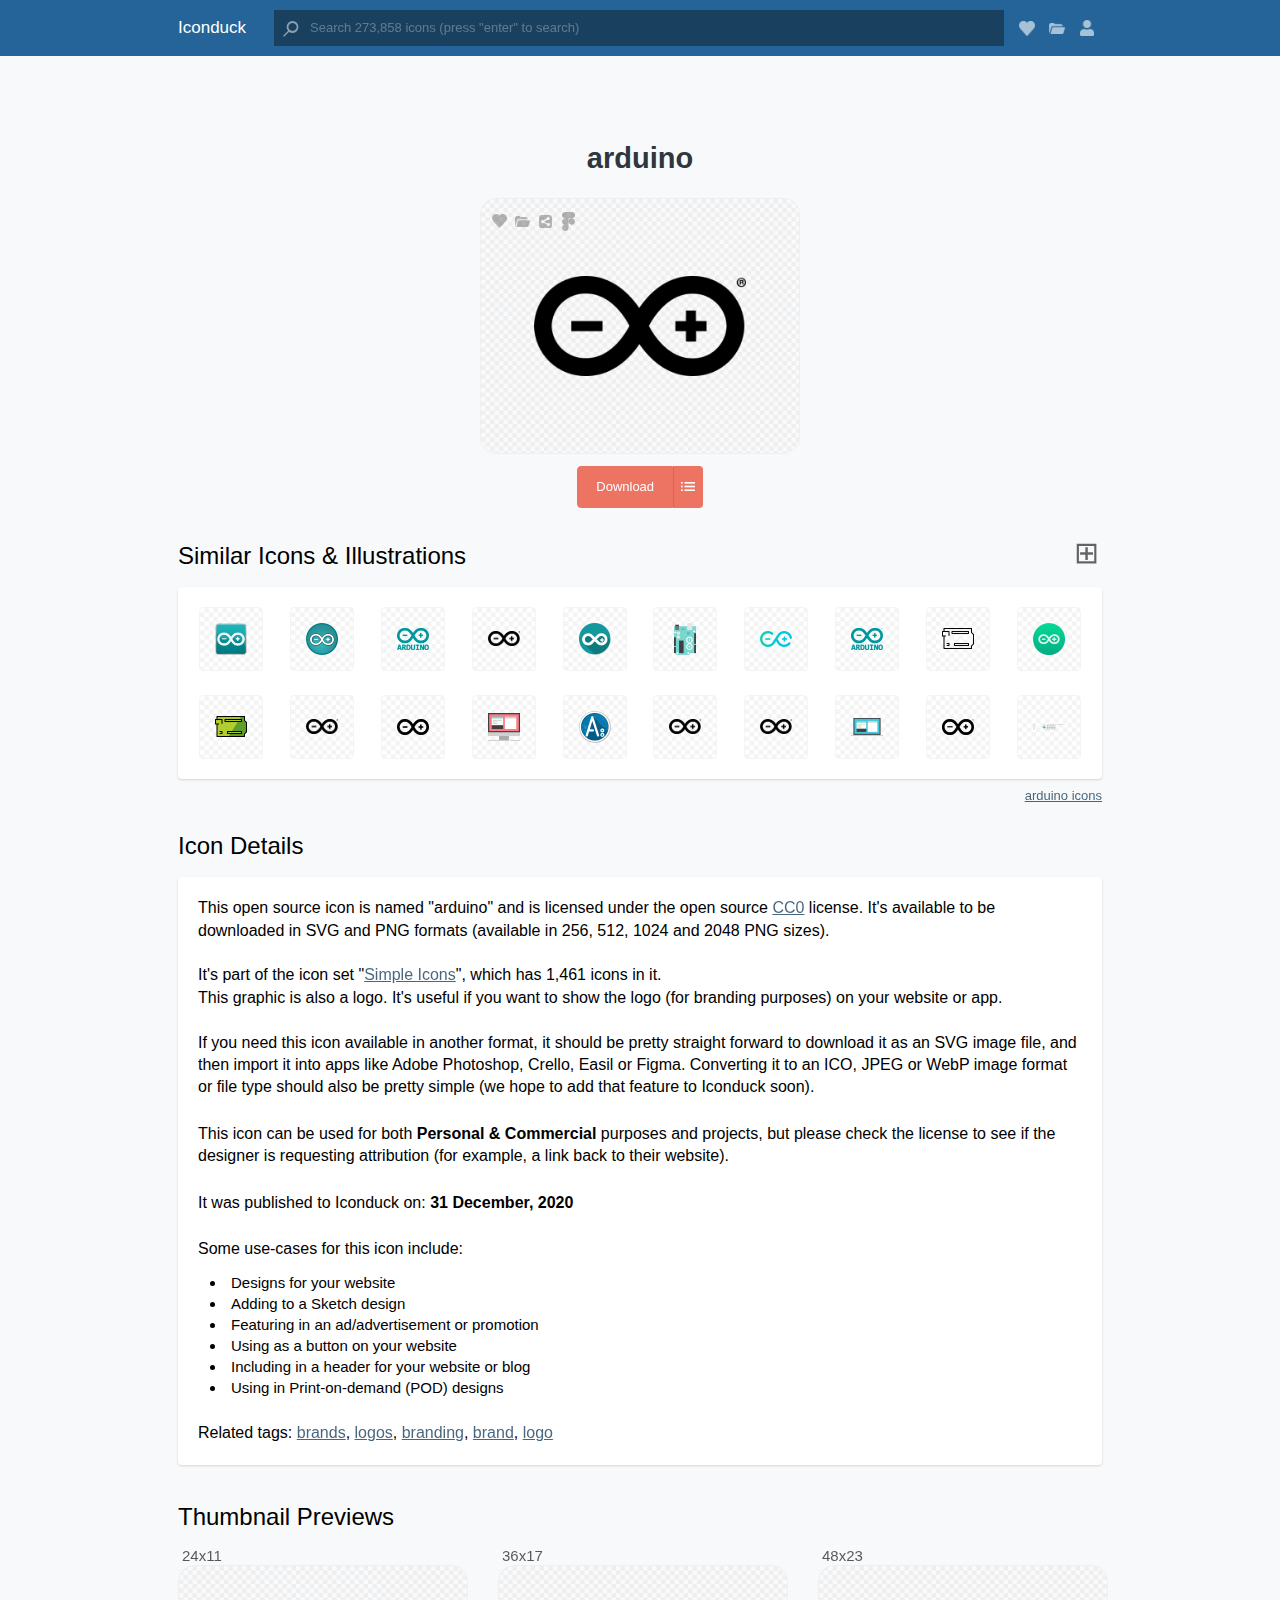
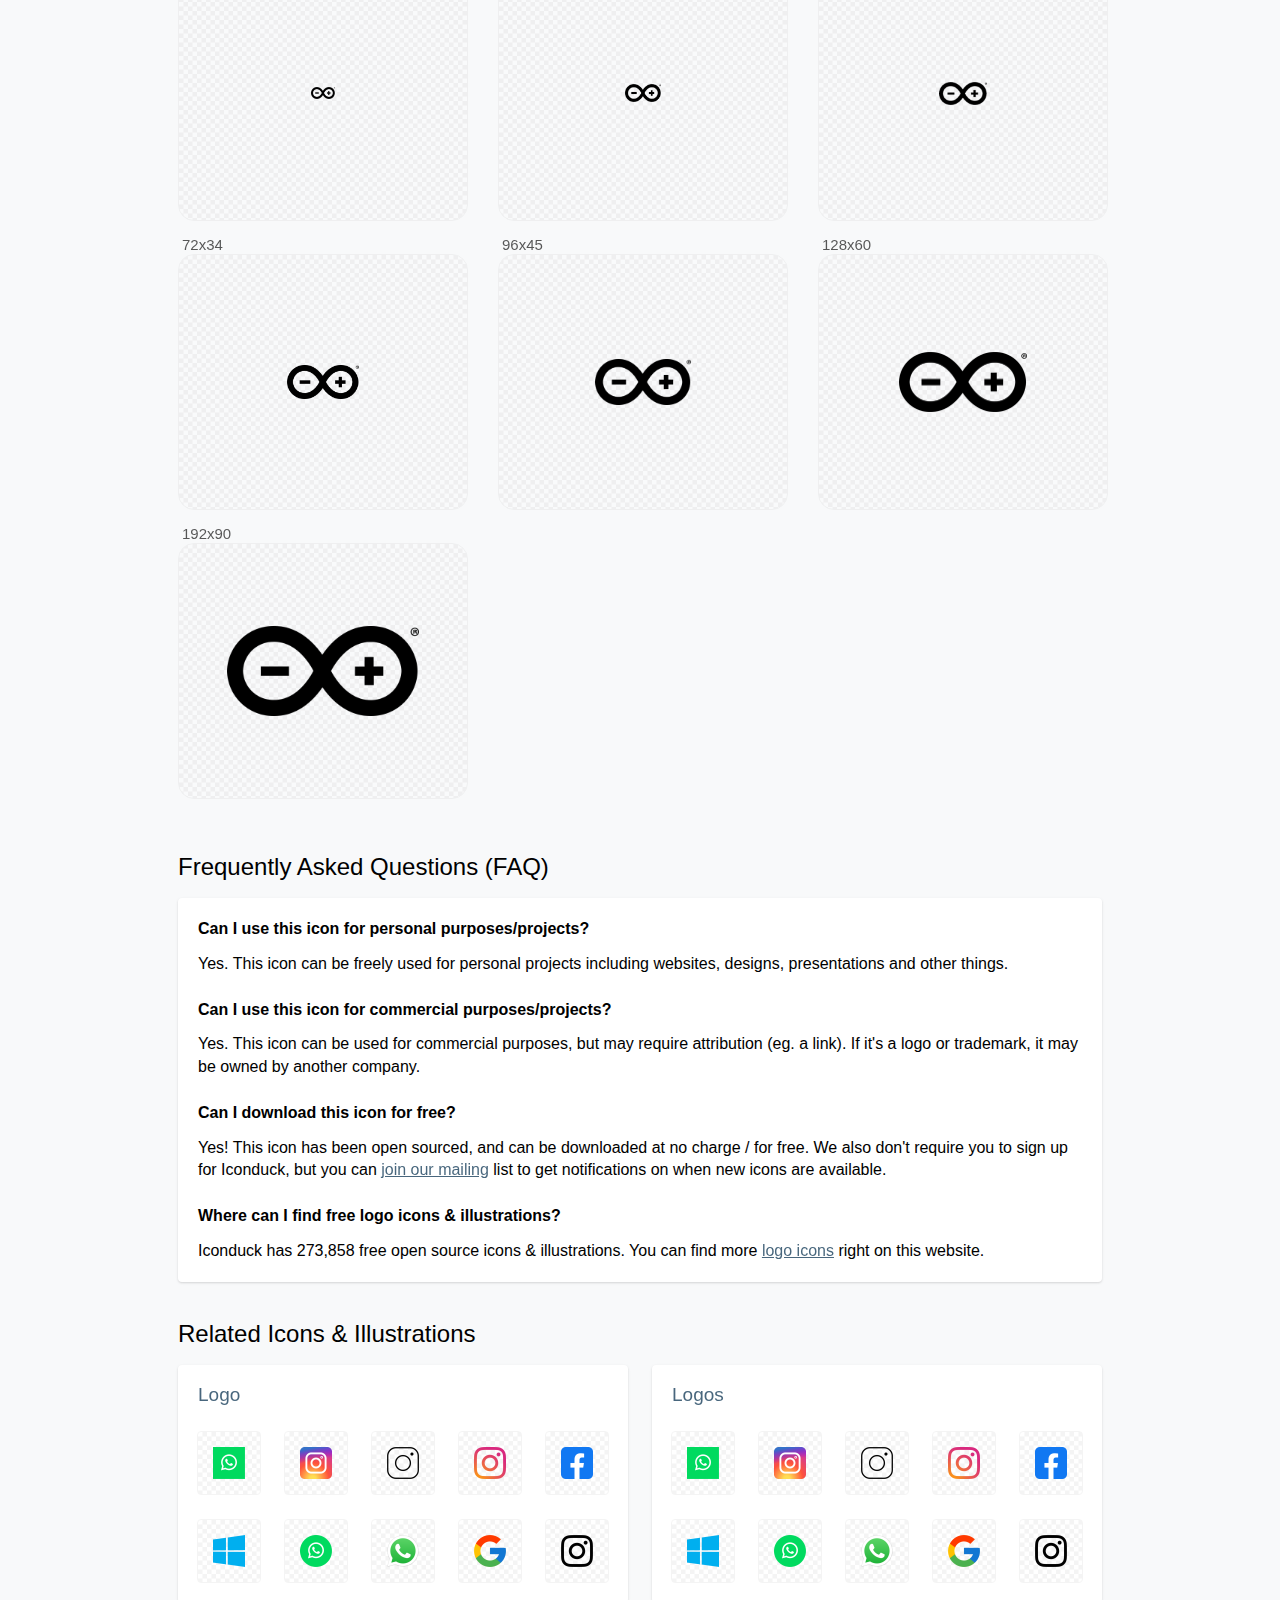
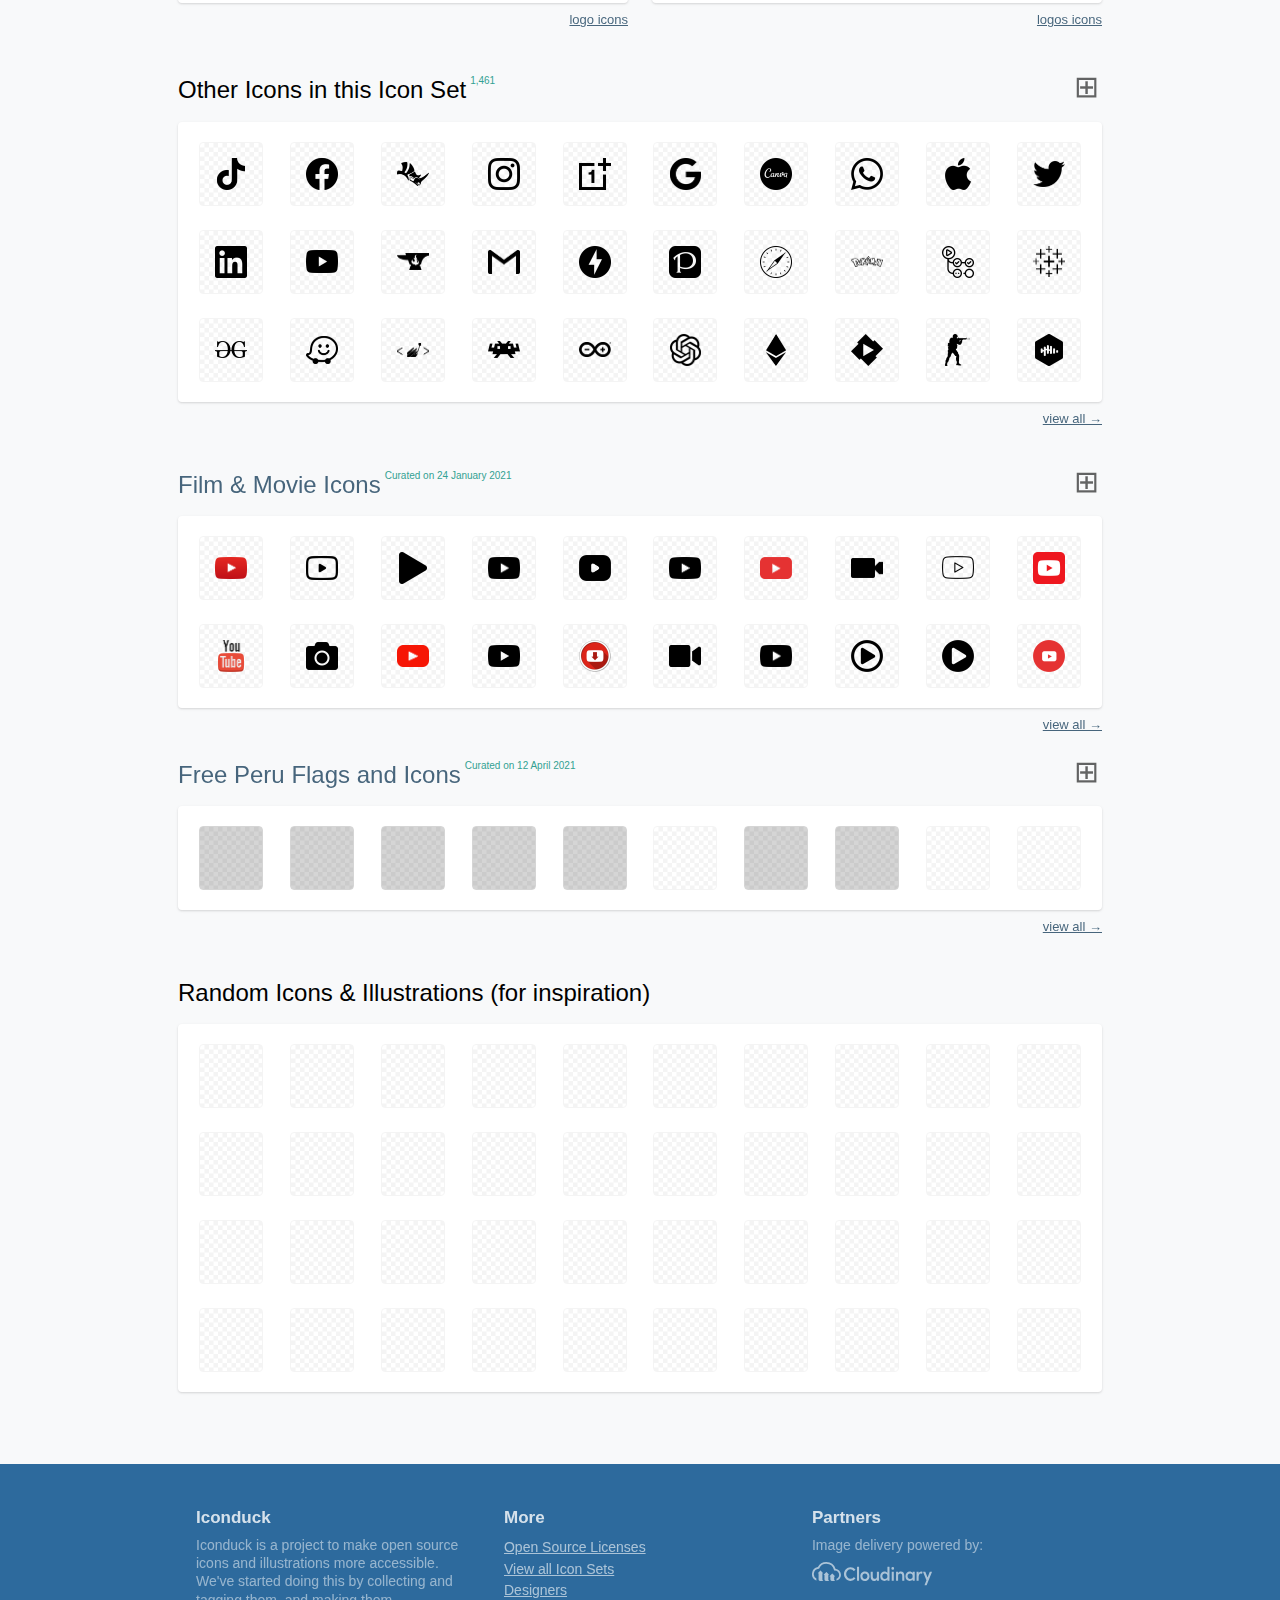
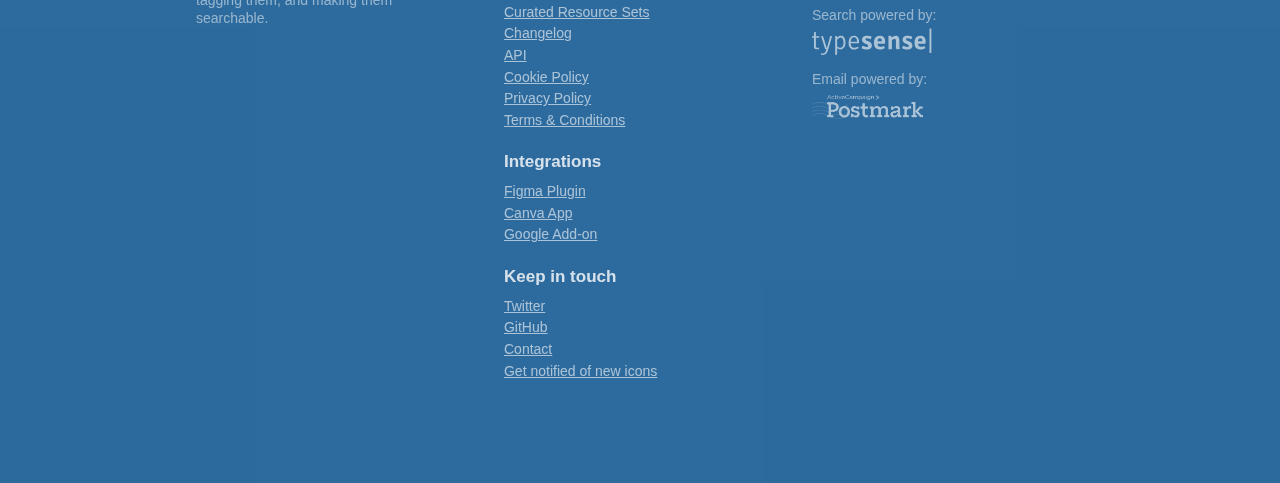
<file: assets/ard.html>
<!DOCTYPE html>
<!-- saved from url=(0041)https://iconduck.com/icons/80130/arduino# -->
<html lang="en" data-roles="guest" data-view="VectorPageView"><head><meta http-equiv="Content-Type" content="text/html; charset=UTF-8"><style type="text/css" class="drift-base-styles">.drift-bounding-box,.drift-zoom-pane{position:absolute;pointer-events:none}@keyframes noop{0%{zoom:1}}@-webkit-keyframes noop{0%{zoom:1}}.drift-zoom-pane.drift-open{display:block}.drift-zoom-pane.drift-closing,.drift-zoom-pane.drift-opening{animation:noop 1ms;-webkit-animation:noop 1ms}.drift-zoom-pane{overflow:hidden;width:100%;height:100%;top:0;left:0}.drift-zoom-pane-loader{display:none}.drift-zoom-pane img{position:absolute;display:block;max-width:none;max-height:none}</style>
    <script type="application/ld+json">{"@context": "https://schema.org","@type": "BreadcrumbList","itemListElement": [{"name":"Iconduck","item":"https:\/\/iconduck.com\/","type":"ListItem","position":1,"url":"https:\/\/iconduck.com\/"},{"name":"Sets","item":"https:\/\/iconduck.com\/sets","type":"ListItem","position":2,"url":"https:\/\/iconduck.com\/sets"},{"name":"Simple Icons","item":"https:\/\/iconduck.com\/sets\/simple-icons","type":"ListItem","position":3,"url":"https:\/\/iconduck.com\/sets\/simple-icons"},{"name":"arduino","item":"https:\/\/iconduck.com\/icons\/80130\/arduino","type":"ListItem","position":4,"url":"https:\/\/iconduck.com\/icons\/80130\/arduino"}]}
</script>
    <style data-tippy-stylesheet="">.tippy-box[data-animation=fade][data-state=hidden]{opacity:0}[data-tippy-root]{max-width:calc(100vw - 10px)}.tippy-box{position:relative;background-color:#333;color:#fff;border-radius:4px;font-size:14px;line-height:1.4;white-space:normal;outline:0;transition-property:transform,visibility,opacity}.tippy-box[data-placement^=top]>.tippy-arrow{bottom:0}.tippy-box[data-placement^=top]>.tippy-arrow:before{bottom:-7px;left:0;border-width:8px 8px 0;border-top-color:initial;transform-origin:center top}.tippy-box[data-placement^=bottom]>.tippy-arrow{top:0}.tippy-box[data-placement^=bottom]>.tippy-arrow:before{top:-7px;left:0;border-width:0 8px 8px;border-bottom-color:initial;transform-origin:center bottom}.tippy-box[data-placement^=left]>.tippy-arrow{right:0}.tippy-box[data-placement^=left]>.tippy-arrow:before{border-width:8px 0 8px 8px;border-left-color:initial;right:-7px;transform-origin:center left}.tippy-box[data-placement^=right]>.tippy-arrow{left:0}.tippy-box[data-placement^=right]>.tippy-arrow:before{left:-7px;border-width:8px 8px 8px 0;border-right-color:initial;transform-origin:center right}.tippy-box[data-inertia][data-state=visible]{transition-timing-function:cubic-bezier(.54,1.5,.38,1.11)}.tippy-arrow{width:16px;height:16px;color:#333}.tippy-arrow:before{content:"";position:absolute;border-color:transparent;border-style:solid}.tippy-content{position:relative;padding:5px 9px;z-index:1}</style><link rel="canonical" href="https://iconduck.com/icons/80130/arduino">
    <link rel="dns-prefetch" href="https://fonts.googleapis.com/">
    <link rel="dns-prefetch" href="https://fonts.gstatic.com/">
    <link rel="dns-prefetch" href="https://static-00.iconduck.com/">
    <link rel="dns-prefetch" href="https://www.google-analytics.com/">
    <link rel="icon" href="https://iconduck.com/favicon-32x32.png" sizes="32x32">
    <link rel="manifest" href="https://iconduck.com/manifest.json">
    <link rel="preconnect" href="https://fonts.googleapis.com/" crossorigin="">
    <link rel="preconnect" href="https://fonts.gstatic.com/" crossorigin="">
    <link rel="preconnect" href="https://static-00.iconduck.com/" crossorigin="">
    <link rel="preconnect" href="https://www.google-analytics.com/" crossorigin="">
    <link rel="stylesheet" href="./ard_files/css2">
    <link rel="stylesheet" href="./ard_files/public.prod.css">
    <link rel="apple-touch-icon" href="https://iconduck.com/apple-icon.png">
    <link rel="apple-touch-icon" sizes="57x57" href="https://iconduck.com/apple-icon-57x57.png">
    <link rel="apple-touch-icon" sizes="60x60" href="https://iconduck.com/apple-icon-60x60.png">
    <link rel="apple-touch-icon" sizes="72x72" href="https://iconduck.com/apple-icon-72x72.png">
    <link rel="apple-touch-icon" sizes="76x76" href="https://iconduck.com/apple-icon-76x76.png">
    <link rel="apple-touch-icon" sizes="114x114" href="https://iconduck.com/apple-icon-114x114.png">
    <link rel="apple-touch-icon" sizes="120x120" href="https://iconduck.com/apple-icon-120x120.png">
    <link rel="apple-touch-icon" sizes="144x144" href="https://iconduck.com/apple-icon-144x144.png">
    <link rel="apple-touch-icon" sizes="152x152" href="https://iconduck.com/apple-icon-152x152.png">
    <link rel="apple-touch-icon" sizes="180x180" href="https://iconduck.com/apple-icon-180x180.png">
    <link rel="icon" type="image/png" sizes="192x192" href="https://iconduck.com/android-icon-192x192.png">
    <link rel="icon" type="image/png" sizes="16x16" href="https://iconduck.com/favicon-16x16.png">
    <link rel="icon" type="image/png" sizes="32x32" href="https://iconduck.com/favicon-32x32.png">
    <link rel="icon" type="image/png" sizes="96x96" href="https://iconduck.com/favicon-96x96.png">
    
    <meta name="apple-mobile-web-app-title" content="Iconduck">
    <meta name="description" content="This open source icon is named &amp;quot;arduino&amp;quot; and is licensed under the open source CC0 license. It&#39;s available to be downloaded in SVG and PNG formats (available in 256, 512, 1024 and 2048 PNG sizes).">
    <meta name="msapplication-TileColor" content="#ffffff">
    <meta name="msapplication-TileImage" content="/ms-icon-144x144.png">
    <meta name="theme-color" content="#ffffff">
    <meta name="robots" content="index, follow">
    <meta name="twitter:creator" content="@iamiconduck">
    <meta name="twitter:description" content="This open source icon is named &amp;quot;arduino&amp;quot; and is licensed under the open source CC0 license. It&#39;s available to be downloaded in SVG and PNG formats (available in 256, 512, 1024 and 2048 PNG sizes).">
    <meta name="twitter:image" content="https://static-00.iconduck.com/assets.00/arduino-icon-512x242-1wzbyvcu.png">
    <meta name="twitter:image:alt" content="arduino icon">
    <meta name="twitter:site" content="@iamiconduck">
    <meta name="twitter:title" content="&quot;arduino&quot; Icon - Download for free – Iconduck">
    <meta name="viewport" content="width=device-width, initial-scale=1.0, maximum-scale=1.0, user-scalable=no">
    <meta property="og:description" content="This open source icon is named &amp;quot;arduino&amp;quot; and is licensed under the open source CC0 license. It&#39;s available to be downloaded in SVG and PNG formats (available in 256, 512, 1024 and 2048 PNG sizes).">
    <meta property="og:image" content="https://static-00.iconduck.com/assets.00/arduino-icon-512x242-1wzbyvcu.png">
    <meta property="og:image:secure_url" content="https://static-00.iconduck.com/assets.00/arduino-icon-512x242-1wzbyvcu.png">
    <meta property="og:locale" content="en_US">
    <meta property="og:logo" content="/apple-icon-192x192.png">
    <meta property="og:logo" content="/apple-icon-192x192.png" size="192x192">
    <meta property="og:site_name" content="Iconduck">
    <meta property="og:title" content="&quot;arduino&quot; Icon - Download for free – Iconduck">
    <meta property="og:type" content="website">
    <meta property="og:url" content="https://iconduck.com/icons/80130/arduino">
    <script type="application/ld+json">{"@context": "https://schema.org","@type": "WebSite","name": "Iconduck","url": "https://iconduck.com/","image": "https://iconduck.com/apple-touch-icon-180x180.png"}
</script>
    <script type="application/ld+json">{"@context": "https://schema.org","@type": "WebPage","name": "&quot;arduino&quot; Icon - Download for free &ndash; Iconduck","description": "This open source icon is named &amp;quot;arduino&amp;quot; and is licensed under the open source CC0 license. It&#039;s available to be downloaded in SVG and PNG formats (available in 256, 512, 1024 and 2048 PNG sizes).","primaryImageOfPage": "https://static-00.iconduck.com/assets.00/arduino-icon-512x242-1wzbyvcu.png","url": "https://iconduck.com/icons/80130/arduino"}
</script>
    <!-- <script type="text/javascript" src="https://browser.sentry-cdn.com/7.15.0/bundle.min.js" crossorigin="anonymous"></script> -->
    <script type="text/javascript" src="./ard_files/js" async="async"></script>
            <script type="text/javascript" src="./ard_files/script.js.download" defer="defer" data-domain="iconduck.com"></script>
        <script type="text/javascript" src="./ard_files/utils.load.7f870b8d6caa1581022984b3b7941e35.js.download"></script>
    <script type="text/javascript">
        __Iconduck.config = {};
        __Iconduck.config.admin = '2024-03-27.00';
        __Iconduck.config.public = '2024-03-27.00';
    </script>
    <script type="text/javascript" src="./ard_files/app.public.885712a1b3c110c299c74b86ed3ebca2.js.download"></script>
    <script type="text/javascript" src="./ard_files/public" async="async"></script>
    <script>
        window.dataLayer = window.dataLayer || [];
        function gtag(){dataLayer.push(arguments);}
        gtag('js', new Date());
        gtag('config', 'G-XMCE30GLV9');
    </script>
    <title>"arduino" Icon - Download for free – Iconduck</title>
    <script type="text/javascript">
        window.__Iconduck.publicData.vector = {"publicId":"vctrmpys82hk","name":"arduino","createdTimestamp":1609425200,"showNewBadge":false,"contentType":"image\/svg","filesize":1215,"viewCount":5065,"downloadCount":616,"animated":0,"color":0,"demoted":0,"emoji":0,"flag":0,"icon":1,"illustration":0,"logo":0,"solid":1,"whiteOnTransparent":0,"displayShowContrast":0,"synced":1,"vectorSet":{"vectorSetDesigners":[],"vectorSetSubsets":[{"publicId":"vssbmnr4ljib","publishedCount":1461,"totalCount":1461,"subset":{"publicId":"sbstb460724f","label":"Logos","slug":"logos","description":"Vectors that are logos for specific brands, companies or concepts.","group":"type","publishedVectorCount":14897,"publicNotes":""},"vectorSet":{"publicId":"vcstrswdb5nc"},"list":0},{"publicId":"vssbsnixp1gy","publishedCount":1461,"totalCount":1461,"subset":{"publicId":"sbst85765d50","label":"Monotone","slug":"monotone","description":"Vectors that have exactly one color.","group":"color","publishedVectorCount":112114,"publicNotes":""},"vectorSet":{"publicId":"vcstrswdb5nc"},"list":0}],"publishedVectorCount":1461,"totalVectorCount":1461,"license":{"publicId":"lcnsi1zx4m88","shortName":"CC0","longName":"Creative Commons Zero v1.0 Universal","officialURL":"","chooseALicenseURL":"https:\/\/choosealicense.com\/licenses\/cc0-1.0\/","creativeCommonsURL":"","sitemapURL":"https:\/\/creativecommons.org\/publicdomain\/zero\/1.0\/","customURL":"","slug":"cc0","published":1,"custom":0,"publicNotes":""},"description":"Simple Icons is an Icon Set of 1,461 icons. Each icon is solid, which is useful for changing icon colors. It's been open sourced with the license: Creative Commons Zero v1.0 Universal. All icons can be used for personal &amp; commercial purposes.","publicId":"vcstrswdb5nc","name":"Simple Icons","slug":"simple-icons","animated":0,"color":0,"solid":1,"emoji":0,"flag":0,"icon":1,"illustration":0,"logo":0,"published":1,"shortDescription":"We firmly believe that this icon set has a terrible name. Titled \"Simple Icons\", there isn't anything \"simple\" or \"icon\" about this set. This is, in fact, a collection of logos. So while we may not forgive the designer (or whomever chose this name), we do appreciate this collection of 1,461 logos. They're monotone (great for rebranding), and they're scalable (since they are SVGs after all).","longDescription":"","websiteURL":"https:\/\/simpleicons.org\/","customizationURL":"","repositoryURL":"https:\/\/github.com\/simple-icons\/simple-icons","publicNotes":""},"assets":[{"publicId":"asste9lrhv0z","filesize":1215,"contentType":"text\/xml","bitmap":0,"vector":1,"exported":1,"cleaned":0,"size":0,"width":0,"height":0,"url":null},{"publicId":"asstwwyw69vx","filesize":1195,"contentType":"text\/xml","bitmap":0,"vector":1,"exported":1,"cleaned":1,"size":0,"width":0,"height":0,"url":null},{"publicId":"asstkp9bk9pc","filesize":0,"contentType":"","bitmap":1,"vector":0,"exported":0,"cleaned":0,"size":96,"width":96,"height":96,"url":"https:\/\/d1rs1tqcxzgl1z.cloudfront.net\/iconduck\/image\/upload\/w_115,h_115,c_fit\/f_png\/e_colorize:0,co_rgb:000000\/w_120,h_120,c_lpad\/e_trim:1\/w_96,h_96,c_fit\/s3.prod\/assets.00\/asste9lrhv0z"},{"publicId":"asstcxhl6nto","filesize":2137,"contentType":"image\/png","bitmap":1,"vector":0,"exported":1,"cleaned":1,"size":96,"width":96,"height":46,"url":"https:\/\/static-00.iconduck.com\/assets.00\/arduino-icon-96x46-cxhl6nto.png"},{"publicId":"asstpwymy1rf","filesize":0,"contentType":"","bitmap":1,"vector":0,"exported":0,"cleaned":0,"size":128,"width":128,"height":128,"url":"https:\/\/d1rs1tqcxzgl1z.cloudfront.net\/iconduck\/image\/upload\/w_153,h_153,c_fit\/f_png\/e_colorize:0,co_rgb:000000\/w_160,h_160,c_lpad\/e_trim:1\/w_128,h_128,c_fit\/s3.prod\/assets.00\/asste9lrhv0z"},{"publicId":"asst8jaoi3sb","filesize":2905,"contentType":"image\/png","bitmap":1,"vector":0,"exported":1,"cleaned":1,"size":128,"width":128,"height":61,"url":"https:\/\/static-00.iconduck.com\/assets.00\/arduino-icon-128x61-8jaoi3sb.png"},{"publicId":"asst7nh93a8u","filesize":0,"contentType":"","bitmap":1,"vector":0,"exported":0,"cleaned":0,"size":144,"width":144,"height":144,"url":"https:\/\/d1rs1tqcxzgl1z.cloudfront.net\/iconduck\/image\/upload\/w_172,h_172,c_fit\/f_png\/e_colorize:0,co_rgb:000000\/w_180,h_180,c_lpad\/e_trim:1\/w_144,h_144,c_fit\/s3.prod\/assets.00\/asste9lrhv0z"},{"publicId":"asst9q87s83g","filesize":3249,"contentType":"image\/png","bitmap":1,"vector":0,"exported":1,"cleaned":1,"size":144,"width":144,"height":69,"url":"https:\/\/static-00.iconduck.com\/assets.00\/arduino-icon-144x69-9q87s83g.png"},{"publicId":"asstjyahgtlf","filesize":0,"contentType":"","bitmap":1,"vector":0,"exported":0,"cleaned":0,"size":256,"width":256,"height":256,"url":"https:\/\/d1rs1tqcxzgl1z.cloudfront.net\/iconduck\/image\/upload\/w_307,h_307,c_fit\/f_png\/e_colorize:0,co_rgb:000000\/w_322,h_322,c_lpad\/e_trim:1\/w_256,h_256,c_fit\/s3.prod\/assets.00\/asste9lrhv0z"},{"publicId":"asstlrg8r081","filesize":5433,"contentType":"image\/png","bitmap":1,"vector":0,"exported":1,"cleaned":1,"size":256,"width":256,"height":121,"url":"https:\/\/static-00.iconduck.com\/assets.00\/arduino-icon-256x121-lrg8r081.png"},{"publicId":"asstzqq2wqjv","filesize":0,"contentType":"","bitmap":1,"vector":0,"exported":0,"cleaned":0,"size":512,"width":512,"height":512,"url":"https:\/\/d1rs1tqcxzgl1z.cloudfront.net\/iconduck\/image\/upload\/w_614,h_614,c_fit\/f_png\/e_colorize:0,co_rgb:000000\/w_644,h_644,c_lpad\/e_trim:1\/w_512,h_512,c_fit\/s3.prod\/assets.00\/asste9lrhv0z"},{"publicId":"asst1wzbyvcu","filesize":9987,"contentType":"image\/png","bitmap":1,"vector":0,"exported":1,"cleaned":1,"size":512,"width":512,"height":242,"url":"https:\/\/static-00.iconduck.com\/assets.00\/arduino-icon-512x242-1wzbyvcu.png"},{"publicId":"asstchluo3us","filesize":0,"contentType":"","bitmap":1,"vector":0,"exported":0,"cleaned":0,"size":1024,"width":1024,"height":1024,"url":"https:\/\/d1rs1tqcxzgl1z.cloudfront.net\/iconduck\/image\/upload\/w_1228,h_1228,c_fit\/f_png\/e_colorize:0,co_rgb:000000\/w_1289,h_1289,c_lpad\/e_trim:1\/w_1024,h_1024,c_fit\/s3.prod\/assets.00\/asste9lrhv0z"},{"publicId":"asstqeooihrh","filesize":19309,"contentType":"image\/png","bitmap":1,"vector":0,"exported":1,"cleaned":1,"size":1024,"width":1024,"height":485,"url":"https:\/\/static-00.iconduck.com\/assets.00\/arduino-icon-1024x485-qeooihrh.png"},{"publicId":"asst6gr26ff0","filesize":0,"contentType":"","bitmap":1,"vector":0,"exported":0,"cleaned":0,"size":2048,"width":2048,"height":2048,"url":"https:\/\/d1rs1tqcxzgl1z.cloudfront.net\/iconduck\/image\/upload\/w_2457,h_2457,c_fit\/f_png\/e_colorize:0,co_rgb:000000\/w_2579,h_2579,c_lpad\/e_trim:1\/w_2048,h_2048,c_fit\/s3.prod\/assets.00\/asste9lrhv0z"},{"publicId":"asstb97ryocj","filesize":39880,"contentType":"image\/png","bitmap":1,"vector":0,"exported":1,"cleaned":1,"size":2048,"width":2048,"height":968,"url":"https:\/\/static-00.iconduck.com\/assets.00\/arduino-icon-2048x968-b97ryocj.png"}],"path":"\/icons\/80130\/arduino","url":"https:\/\/iconduck.com\/icons\/80130\/arduino","markup":null,"bitmapsExported":1,"useCleanBitmaps":1,"vectorSetSubsetVectors":null,"publicNotes":""};
    </script>
  </head>
    <body class="custom-vectorSizeSmall" data-path="^/(icon|emoji|illustration)s/([0-9-]+)/?(.*)$" data-new-gr-c-s-check-loaded="14.1218.0" data-gr-ext-installed="">
    <script type="text/javascript">
    LoadUtils.setVectorThumbSizeClass();
    LoadUtils.updateVectorThumbPreviewFillColors();
</script>
<header class="width-100" data-component-name="HeaderBlock" data-component-setup="1">
    <div class="contain">
        <div class="wordmark">
            <a href="https://iconduck.com/">Iconduck</a>
        </div>
        <div class="search">
            <form action="https://iconduck.com/search" data-component-name="BaseForm" data-component-xhr="0" data-component-setup="1">
                <a href="https://iconduck.com/icons/80130/arduino#" class="action" data-click="submit" data-lookup="submit">⌕</a>
                                <input type="search" name="query" placeholder="Search 273,858 icons (press &quot;enter&quot; to search)" value="">
            </form>
        </div>
        <div class="options">
            <div class="option like">
                <a href="https://iconduck.com/likes" class="align-inline-middle align-inline-center">
                    <span class="display-block icon icon-white square-16 icon-heart"></span>
                </a>
            </div>
            <div class="option collections">
                <a href="https://iconduck.com/collections" class="align-inline-middle align-inline-center">
                    <span class="display-block icon icon-white square-16 icon-folder-open"></span>
                </a>
            </div>
            <!-- <div class="option notifications" data-click="showMailingListModal">
                <a href="/collections" class="align-inline-middle align-inline-center">
                    <span class="display-block icon icon-white square-16 icon-bell"></span>
                </a>
            </div> -->
            <div class="option profile" data-click="showAccountPopover">
                <a href="https://iconduck.com/icons/80130/arduino#" class="align-inline-middle align-inline-center">
                    <span class="display-block icon icon-white square-16 icon-user"></span>
                    <!-- <span class="display-block icon icon-white square-16 icon-list"></span> -->
                </a>
            </div>
        </div>
    </div>
<div class="display-none" data-component-name="AccountPopover" data-template-name="AccountPopoverComponent" data-component-setup="1" style="position: absolute; inset: 0px auto auto 0px; margin: 0px; transform: translate3d(1230.67px, 53.3333px, 0px);" data-popper-placement="bottom">
    <div class="role" data-roles="guest">
        <div class="options">
            <a href="https://iconduck.com/icons/80130/arduino#" data-click="handleLoginFlow">
                <span class="icon icon-key"></span>
                <span class="copy">Login</span>
            </a>
            <a href="https://iconduck.com/icons/80130/arduino#" data-click="handleSignUpFlow">
                <span class="icon icon-user-add"></span>
                <span class="copy">Sign up</span>
            </a>
        </div>
    </div>
    <div class="role" data-roles="user">
        <div class="options">
            <a href="https://iconduck.com/likes">
                <span class="icon icon-heart"></span>
                <span class="copy">Likes</span>
            </a>
            <a href="https://iconduck.com/collections">
                <span class="icon icon-folder-open"></span>
                <span class="copy">Collections</span>
            </a>
        </div>
        <div class="divider-1"></div>
        <div class="options">
            <a href="https://iconduck.com/icons/80130/arduino#" data-click="showSettingsModal">
                <span class="icon icon-cog"></span>
                <span class="copy">Settings</span>
            </a>
            <a href="https://iconduck.com/admin" data-roles="admin">
                <span class="icon icon-lock"></span>
                <span class="copy">Admin</span>
            </a>
        </div>
        <div class="divider-1"></div>
        <div class="options">
            <a href="https://iconduck.com/icons/80130/arduino#" data-click="handleLogoutFlow">
                <span class="icon icon-logout v2"></span>
                <span class="copy">Logout</span>
            </a>
        </div>
    </div>
</div></header>
    <div class="width-100">
        <div class="masthead contain">
            <h1>arduino</h1>
        </div>
    </div>
    <div class="divider-8"></div>
    <div class="focus">
                <div class="vector color-0 displayShowContrast-0 solid-1">
            <div class="mat"></div>
            <div class="wrapper">
                                <img src="./ard_files/arduino-icon-512x242-1wzbyvcu.png" loading="lazy" class="icon loaded" onload="LoadUtils.handleImageLoad(this);" onerror="LoadUtils.handleImageLoadError(this);" alt="arduino icon" title="arduino icon" data-alternate="https://d1rs1tqcxzgl1z.cloudfront.net/iconduck/image/upload/w_614,h_614,c_fit/f_png/e_colorize:0,co_rgb:000000/w_644,h_644,c_lpad/e_trim:1/w_512,h_512,c_fit/s3.prod/assets.00/asste9lrhv0z">
                            </div>
            <div class="actions">
                <a href="https://iconduck.com/icons/80130/arduino#" class="like icon icon-heart" data-component-name="LikeTrigger" data-component-vector-public-id="vctrmpys82hk" data-tooltip="0" data-tooltip-content="Like" data-tooltip-placement="top" data-component-setup="1"></a>
                <a href="https://iconduck.com/icons/80130/arduino#" class="icon icon-folder-open" data-component-name="AddCollectionItemsTrigger" data-component-vector-public-id="vctrmpys82hk" data-tooltip="0" data-tooltip-content="Add to collection" data-tooltip-placement="top" data-component-setup="1"></a>
                <a href="https://iconduck.com/icons/80130/arduino#" class="share icon icon-share" data-component-name="ShareTrigger" data-component-vector-public-id="vctrmpys82hk" data-tooltip="0" data-tooltip-content="Share" data-tooltip-placement="top" data-component-setup="1"></a>
                <a href="https://iconduck.com/icons/80130/arduino#" class="openWithFigma icon icon-logo-figma v2" data-component-name="OpenWithFigmaTrigger" data-component-vector-public-id="vctrmpys82hk" data-tooltip="0" data-tooltip-content="Open with Figma" data-tooltip-placement="top" data-component-setup="1"></a>
                <a href="https://iconduck.com/icons/80130/arduino#" class="copyURL icon icon-content-copy v2" data-component-name="CopyURLTrigger" data-component-vector-public-id="vctrmpys82hk" data-roles="admin" data-tooltip="0" data-tooltip-content="Copy PNG URL" data-tooltip-placement="top" data-component-setup="1"></a>
                <a href="https://iconduck.com/icons/80130/arduino#" class="icon icon-pencil" data-component-name="EditRecordTrigger" data-component-public-id="vctrmpys82hk" data-roles="admin" data-tooltip="0" data-tooltip-content="Edit" data-tooltip-placement="top" data-component-setup="1"></a>
            </div>
        </div>
        <div class="divider-12"></div>
        <div class="actions">
            <div class="button-group">
                <a href="https://iconduck.com/icons/80130/arduino#" class="button primary">
                    <span class="copy">Download</span>
                </a>
                <a href="https://iconduck.com/icons/80130/arduino#" class="button hamburger" data-lookup="vectorSecondary" data-click="showDownloadPopover">
                    <!-- <span class="copy">&nbsp;</span> -->
                    <span class="icon icon-list icon-white">&nbsp;</span>
                </a>
            </div>
        </div>
    </div>
    <div class="divider-12"></div>
            <div class="width-100">
            <div class="contain">
                <div class="divider-20"></div>
                <header>
                    <h2>Similar Icons &amp; Illustrations</h2>
                    <a href="https://iconduck.com/icons/80130/arduino#" data-component-name="ChangeVectorThumbPreviewSizeTrigger" data-tooltip="0" data-tooltip-content="Resize thumbnails" data-tooltip-placement="bottom" data-component-setup="1">⊞</a>
                </header>
                <div class="divider-16"></div>
                <div class="block clearfix">
                    <div class="" data-component-collection="0" data-component-loader="0" data-component-name="VectorGroupBlock" data-component-vector-set="0" data-component-setup="1">
    <a class="vector color-0 displayShowContrast-0 solid-0" data-component-name="VectorBlock" data-component-public-id="vctruwcpkl2r" href="https://iconduck.com/icons/151740/arduino-ide" title="arduino ide icon" itemscope="" itemtype="https://schema.org/ImageObject" data-component-setup="1">
    <meta itemprop="url" content="https://iconduck.com/icons/151740/arduino-ide">
    <meta itemprop="datePublished" content="2022-10-24">
    <meta itemprop="author" content="Faenza Icon Library">
    <meta itemprop="name" content="arduino ide">
        <div class="mat"></div>
    <div class="wrapper">
        <img src="./ard_files/arduino-ide-icon-256x253-lk89lz4v.png" itemprop="contentUrl" loading="lazy" class="icon loaded" onload="LoadUtils.handleImageLoad(this);" onerror="LoadUtils.handleImageLoadError(this);" alt="arduino ide icon" title="arduino ide icon" data-alternate="https://d1rs1tqcxzgl1z.cloudfront.net/iconduck/image/upload/w_307,h_307,c_fit/f_png/e_colorize:0,co_rgb:000000/w_322,h_322,c_lpad/e_trim:1/w_256,h_256,c_fit/s3.prod/assets.00/asstax2pu331">
            </div>
</a>
<a class="vector color-1 displayShowContrast-0 solid-0" data-component-name="VectorBlock" data-component-public-id="vctrv90leda3" href="https://iconduck.com/icons/101787/file-type-arduino" title="file type arduino icon" itemscope="" itemtype="https://schema.org/ImageObject" data-component-setup="1">
    <meta itemprop="url" content="https://iconduck.com/icons/101787/file-type-arduino">
    <meta itemprop="datePublished" content="2020-12-31">
    <meta itemprop="author" content="Visual Studio Code Icons">
    <meta itemprop="name" content="file type arduino">
        <div class="mat"></div>
    <div class="wrapper">
        <img src="./ard_files/file-type-arduino-icon-256x256-ciodbbwj.png" itemprop="contentUrl" loading="lazy" class="icon loaded" onload="LoadUtils.handleImageLoad(this);" onerror="LoadUtils.handleImageLoadError(this);" alt="file type arduino icon" title="file type arduino icon" data-alternate="https://d1rs1tqcxzgl1z.cloudfront.net/iconduck/image/upload/w_307,h_307,c_fit/f_png/e_colorize:0,co_rgb:000000/w_322,h_322,c_lpad/e_trim:1/w_256,h_256,c_fit/s3.prod/assets.00/asstx75br00j">
            </div>
</a>
<a class="vector color-0 displayShowContrast-0 solid-1" data-component-name="VectorBlock" data-component-public-id="vctruo7o6l1n" href="https://iconduck.com/icons/27048/arduino" title="Arduino icon" itemscope="" itemtype="https://schema.org/ImageObject" data-component-setup="1">
    <meta itemprop="url" content="https://iconduck.com/icons/27048/arduino">
    <meta itemprop="datePublished" content="2020-12-31">
    <meta itemprop="author" content="SVG Logos">
    <meta itemprop="name" content="Arduino">
        <div class="mat"></div>
    <div class="wrapper">
        <img src="./ard_files/arduino-icon-256x175-9ouvt5xa.png" itemprop="contentUrl" loading="lazy" class="icon loaded" onload="LoadUtils.handleImageLoad(this);" onerror="LoadUtils.handleImageLoadError(this);" alt="Arduino icon" title="Arduino icon" data-alternate="https://d1rs1tqcxzgl1z.cloudfront.net/iconduck/image/upload/w_307,h_307,c_fit/f_png/e_colorize:0,co_rgb:000000/w_322,h_322,c_lpad/e_trim:1/w_256,h_256,c_fit/s3.prod/assets.00/asst3jb77nv4">
            </div>
</a>
<a class="vector color-0 displayShowContrast-0 solid-1" data-component-name="VectorBlock" data-component-public-id="vctrmpys82hk" href="https://iconduck.com/icons/80130/arduino" title="arduino icon" itemscope="" itemtype="https://schema.org/ImageObject" data-component-setup="1">
    <meta itemprop="url" content="https://iconduck.com/icons/80130/arduino">
    <meta itemprop="datePublished" content="2020-12-31">
    <meta itemprop="author" content="Simple Icons">
    <meta itemprop="name" content="arduino">
        <div class="mat"></div>
    <div class="wrapper">
        <img src="./ard_files/arduino-icon-256x121-lrg8r081.png" itemprop="contentUrl" loading="lazy" class="icon loaded" onload="LoadUtils.handleImageLoad(this);" onerror="LoadUtils.handleImageLoadError(this);" alt="arduino icon" title="arduino icon" data-alternate="https://d1rs1tqcxzgl1z.cloudfront.net/iconduck/image/upload/w_307,h_307,c_fit/f_png/e_colorize:0,co_rgb:000000/w_322,h_322,c_lpad/e_trim:1/w_256,h_256,c_fit/s3.prod/assets.00/asste9lrhv0z">
            </div>
</a>
<a class="vector color-1 displayShowContrast-0 solid-0" data-component-name="VectorBlock" data-component-public-id="vctr8cbju4g5" href="https://iconduck.com/icons/163741/apps-arduino" title="Apps Arduino icon" itemscope="" itemtype="https://schema.org/ImageObject" data-component-setup="1">
    <meta itemprop="url" content="https://iconduck.com/icons/163741/apps-arduino">
    <meta itemprop="datePublished" content="2022-11-02">
    <meta itemprop="author" content="Flat OSX Icon Set">
    <meta itemprop="name" content="Apps Arduino">
        <div class="mat"></div>
    <div class="wrapper">
        <img src="./ard_files/apps-arduino-icon-256x256-mp2raho4.png" itemprop="contentUrl" loading="lazy" class="icon loaded" onload="LoadUtils.handleImageLoad(this);" onerror="LoadUtils.handleImageLoadError(this);" alt="Apps Arduino icon" title="Apps Arduino icon" data-alternate="https://d1rs1tqcxzgl1z.cloudfront.net/iconduck/image/upload/w_307,h_307,c_fit/f_png/e_colorize:0,co_rgb:000000/w_322,h_322,c_lpad/e_trim:1/w_256,h_256,c_fit/s3.prod/assets.00/asstu6f0e96e">
            </div>
</a>
<a class="vector color-1 displayShowContrast-0 solid-0" data-component-name="VectorBlock" data-component-public-id="vctrmxek0t6f" href="https://iconduck.com/icons/190060/arduino-uno" title="arduino uno icon" itemscope="" itemtype="https://schema.org/ImageObject" data-component-setup="1">
    <meta itemprop="url" content="https://iconduck.com/icons/190060/arduino-uno">
    <meta itemprop="datePublished" content="2022-11-17">
    <meta itemprop="author" content="Arduino Icons Kit">
    <meta itemprop="name" content="arduino uno">
        <div class="mat"></div>
    <div class="wrapper">
        <img src="./ard_files/arduino-uno-icon-175x256-3synr5au.png" itemprop="contentUrl" loading="lazy" class="icon loaded" onload="LoadUtils.handleImageLoad(this);" onerror="LoadUtils.handleImageLoadError(this);" alt="arduino uno icon" title="arduino uno icon" data-alternate="https://d1rs1tqcxzgl1z.cloudfront.net/iconduck/image/upload/w_307,h_307,c_fit/f_png/e_colorize:0,co_rgb:000000/w_322,h_322,c_lpad/e_trim:1/w_256,h_256,c_fit/s3.prod/assets.00/asstkfh3nled">
            </div>
</a>
<a class="vector color-1 displayShowContrast-0 solid-0" data-component-name="VectorBlock" data-component-public-id="vctrl8fu7fk0" href="https://iconduck.com/icons/303240/arduino" title="arduino icon" itemscope="" itemtype="https://schema.org/ImageObject" data-component-setup="1">
    <meta itemprop="url" content="https://iconduck.com/icons/303240/arduino">
    <meta itemprop="datePublished" content="2023-04-19">
    <meta itemprop="author" content="Candy Icons">
    <meta itemprop="name" content="arduino">
        <div class="mat"></div>
    <div class="wrapper">
        <img src="./ard_files/arduino-icon-256x128-e3kgbce8.png" itemprop="contentUrl" loading="lazy" class="icon loaded" onload="LoadUtils.handleImageLoad(this);" onerror="LoadUtils.handleImageLoadError(this);" alt="arduino icon" title="arduino icon" data-alternate="https://d1rs1tqcxzgl1z.cloudfront.net/iconduck/image/upload/w_307,h_307,c_fit/f_png/e_colorize:0,co_rgb:000000/w_322,h_322,c_lpad/e_trim:1/w_256,h_256,c_fit/s3.prod/assets.00/asstl18cwafr">
            </div>
</a>
<a class="vector color-1 displayShowContrast-0 solid-0" data-component-name="VectorBlock" data-component-public-id="vctrwkh3r8mk" href="https://iconduck.com/icons/93987/arduino" title="arduino icon" itemscope="" itemtype="https://schema.org/ImageObject" data-component-setup="1">
    <meta itemprop="url" content="https://iconduck.com/icons/93987/arduino">
    <meta itemprop="datePublished" content="2020-12-31">
    <meta itemprop="author" content="Stack Icons">
    <meta itemprop="name" content="arduino">
        <div class="mat"></div>
    <div class="wrapper">
        <img src="./ard_files/arduino-icon-256x175-2qwymwol.png" itemprop="contentUrl" loading="lazy" class="icon loaded" onload="LoadUtils.handleImageLoad(this);" onerror="LoadUtils.handleImageLoadError(this);" alt="arduino icon" title="arduino icon" data-alternate="https://d1rs1tqcxzgl1z.cloudfront.net/iconduck/image/upload/w_307,h_307,c_fit/f_png/e_colorize:0,co_rgb:000000/w_322,h_322,c_lpad/e_trim:1/w_256,h_256,c_fit/s3.prod/assets.00/asstzzahoqt2">
            </div>
</a>
<a class="vector color-0 displayShowContrast-0 solid-1" data-component-name="VectorBlock" data-component-public-id="vctrkoeuwjbr" href="https://iconduck.com/emojis/43868/arduino" title="arduino emoji" itemscope="" itemtype="https://schema.org/ImageObject" data-component-setup="1">
    <meta itemprop="url" content="https://iconduck.com/emojis/43868/arduino">
    <meta itemprop="datePublished" content="2020-12-31">
    <meta itemprop="author" content="OpenMoji Emoji Set">
    <meta itemprop="name" content="arduino">
        <div class="mat"></div>
    <div class="wrapper">
        <img src="./ard_files/arduino-emoji-256x168-jowhnnyv.png" itemprop="contentUrl" loading="lazy" class="icon loaded" onload="LoadUtils.handleImageLoad(this);" onerror="LoadUtils.handleImageLoadError(this);" alt="arduino emoji" title="arduino emoji" data-alternate="https://d1rs1tqcxzgl1z.cloudfront.net/iconduck/image/upload/w_307,h_307,c_fit/f_png/e_colorize:0,co_rgb:000000/w_322,h_322,c_lpad/e_trim:1/w_256,h_256,c_fit/s3.prod/assets.00/asstlhphmz2p">
            </div>
</a>
<a class="vector color-0 displayShowContrast-0 solid-0" data-component-name="VectorBlock" data-component-public-id="vctrqc4lnoyc" href="https://iconduck.com/icons/310618/arduino" title="arduino icon" itemscope="" itemtype="https://schema.org/ImageObject" data-component-setup="1">
    <meta itemprop="url" content="https://iconduck.com/icons/310618/arduino">
    <meta itemprop="datePublished" content="2023-08-29">
    <meta itemprop="author" content="La Capitaine Icon Theme">
    <meta itemprop="name" content="arduino">
        <div class="mat"></div>
    <div class="wrapper">
        <img src="./ard_files/arduino-icon-256x256-g6e66nx5.png" itemprop="contentUrl" loading="lazy" class="icon loaded" onload="LoadUtils.handleImageLoad(this);" onerror="LoadUtils.handleImageLoadError(this);" alt="arduino icon" title="arduino icon" data-alternate="https://d1rs1tqcxzgl1z.cloudfront.net/iconduck/image/upload/w_307,h_307,c_fit/f_png/e_colorize:0,co_rgb:000000/w_322,h_322,c_lpad/e_trim:1/w_256,h_256,c_fit/s3.prod/assets.00/asstrukga9e8">
            </div>
</a>
<a class="vector color-1 displayShowContrast-0 solid-0" data-component-name="VectorBlock" data-component-public-id="vctrmwj3rtk6" href="https://iconduck.com/emojis/47555/arduino" title="arduino emoji" itemscope="" itemtype="https://schema.org/ImageObject" data-component-setup="1">
    <meta itemprop="url" content="https://iconduck.com/emojis/47555/arduino">
    <meta itemprop="datePublished" content="2020-12-31">
    <meta itemprop="author" content="OpenMoji Emoji Set">
    <meta itemprop="name" content="arduino">
        <div class="mat"></div>
    <div class="wrapper">
        <img src="./ard_files/arduino-emoji-256x168-cj2idovr.png" itemprop="contentUrl" loading="lazy" class="icon loaded" onload="LoadUtils.handleImageLoad(this);" onerror="LoadUtils.handleImageLoadError(this);" alt="arduino emoji" title="arduino emoji" data-alternate="https://d1rs1tqcxzgl1z.cloudfront.net/iconduck/image/upload/w_307,h_307,c_fit/f_png/e_colorize:0,co_rgb:000000/w_322,h_322,c_lpad/e_trim:1/w_256,h_256,c_fit/s3.prod/assets.00/asstbfxjwqmx">
            </div>
</a>
<a class="vector color-0 displayShowContrast-0 solid-1" data-component-name="VectorBlock" data-component-public-id="vctrp8sdf8si" href="https://iconduck.com/icons/10853/arduino" title="arduino icon" itemscope="" itemtype="https://schema.org/ImageObject" data-component-setup="1">
    <meta itemprop="url" content="https://iconduck.com/icons/10853/arduino">
    <meta itemprop="datePublished" content="2020-12-31">
    <meta itemprop="author" content="CoreUI Icons">
    <meta itemprop="name" content="arduino">
        <div class="mat"></div>
    <div class="wrapper">
        <img src="./ard_files/arduino-icon-256x121-uihuhvgu.png" itemprop="contentUrl" loading="lazy" class="icon loaded" onload="LoadUtils.handleImageLoad(this);" onerror="LoadUtils.handleImageLoadError(this);" alt="arduino icon" title="arduino icon" data-alternate="https://d1rs1tqcxzgl1z.cloudfront.net/iconduck/image/upload/w_307,h_307,c_fit/f_png/e_colorize:0,co_rgb:000000/w_322,h_322,c_lpad/e_trim:1/w_256,h_256,c_fit/s3.prod/assets.00/asst6jvgcsab">
            </div>
</a>
<a class="vector color-0 displayShowContrast-0 solid-1" data-component-name="VectorBlock" data-component-public-id="vctrraowzoq2" href="https://iconduck.com/icons/20061/arduino" title="Arduino icon" itemscope="" itemtype="https://schema.org/ImageObject" data-component-setup="1">
    <meta itemprop="url" content="https://iconduck.com/icons/20061/arduino">
    <meta itemprop="datePublished" content="2020-12-31">
    <meta itemprop="author" content="File Icons">
    <meta itemprop="name" content="Arduino">
        <div class="mat"></div>
    <div class="wrapper">
        <img src="./ard_files/arduino-icon-256x123-0iaqq8ej.png" itemprop="contentUrl" loading="lazy" class="icon loaded" onload="LoadUtils.handleImageLoad(this);" onerror="LoadUtils.handleImageLoadError(this);" alt="Arduino icon" title="Arduino icon" data-alternate="https://d1rs1tqcxzgl1z.cloudfront.net/iconduck/image/upload/w_307,h_307,c_fit/f_png/e_colorize:0,co_rgb:000000/w_322,h_322,c_lpad/e_trim:1/w_256,h_256,c_fit/s3.prod/assets.00/asstpphltc6e">
            </div>
</a>
<a class="vector color-1 displayShowContrast-0 solid-0" data-component-name="VectorBlock" data-component-public-id="vctra9c25xft" href="https://iconduck.com/icons/190052/desktop-with-arduino-ide" title="desktop with arduino ide icon" itemscope="" itemtype="https://schema.org/ImageObject" data-component-setup="1">
    <meta itemprop="url" content="https://iconduck.com/icons/190052/desktop-with-arduino-ide">
    <meta itemprop="datePublished" content="2022-11-17">
    <meta itemprop="author" content="Arduino Icons Kit">
    <meta itemprop="name" content="desktop with arduino ide">
        <div class="mat"></div>
    <div class="wrapper">
        <img src="./ard_files/desktop-with-arduino-ide-icon-256x220-llgopkvy.png" itemprop="contentUrl" loading="lazy" class="icon loaded" onload="LoadUtils.handleImageLoad(this);" onerror="LoadUtils.handleImageLoadError(this);" alt="desktop with arduino ide icon" title="desktop with arduino ide icon" data-alternate="https://d1rs1tqcxzgl1z.cloudfront.net/iconduck/image/upload/w_307,h_307,c_fit/f_png/e_colorize:0,co_rgb:000000/w_322,h_322,c_lpad/e_trim:1/w_256,h_256,c_fit/s3.prod/assets.00/asstigjk5m6f">
            </div>
</a>
<a class="vector color-1 displayShowContrast-0 solid-0" data-component-name="VectorBlock" data-component-public-id="vctrbrpqgtc6" href="https://iconduck.com/icons/111696/arduino" title="arduino icon" itemscope="" itemtype="https://schema.org/ImageObject" data-component-setup="1">
    <meta itemprop="url" content="https://iconduck.com/icons/111696/arduino">
    <meta itemprop="datePublished" content="2021-03-27">
    <meta itemprop="author" content="Ardis Icon Theme">
    <meta itemprop="name" content="arduino">
        <div class="mat"></div>
    <div class="wrapper">
        <img src="./ard_files/arduino-icon-256x256-kq3mjlzr.png" itemprop="contentUrl" loading="lazy" class="icon loaded" onload="LoadUtils.handleImageLoad(this);" onerror="LoadUtils.handleImageLoadError(this);" alt="arduino icon" title="arduino icon" data-alternate="https://d1rs1tqcxzgl1z.cloudfront.net/iconduck/image/upload/w_307,h_307,c_fit/f_png/e_colorize:0,co_rgb:000000/w_322,h_322,c_lpad/e_trim:1/w_256,h_256,c_fit/s3.prod/assets.00/assthpfy9i8d">
            </div>
</a>
<a class="vector color-0 displayShowContrast-0 solid-1" data-component-name="VectorBlock" data-component-public-id="vctricyi1gsh" href="https://iconduck.com/icons/455/arduino" title="arduino icon" itemscope="" itemtype="https://schema.org/ImageObject" data-component-setup="1">
    <meta itemprop="url" content="https://iconduck.com/icons/455/arduino">
    <meta itemprop="datePublished" content="2020-12-31">
    <meta itemprop="author" content="Brand Icons by Aasaam">
    <meta itemprop="name" content="arduino">
        <div class="mat"></div>
    <div class="wrapper">
        <img src="./ard_files/arduino-icon-256x121-8nj0bram.png" itemprop="contentUrl" loading="lazy" class="icon loaded" onload="LoadUtils.handleImageLoad(this);" onerror="LoadUtils.handleImageLoadError(this);" alt="arduino icon" title="arduino icon" data-alternate="https://d1rs1tqcxzgl1z.cloudfront.net/iconduck/image/upload/w_307,h_307,c_fit/f_png/e_colorize:0,co_rgb:000000/w_322,h_322,c_lpad/e_trim:1/w_256,h_256,c_fit/s3.prod/assets.00/asst6qnq1rq6">
            </div>
</a>
<a class="vector color-0 displayShowContrast-0 solid-1" data-component-name="VectorBlock" data-component-public-id="vctra9bk7o9e" href="https://iconduck.com/icons/243534/arduino" title="arduino icon" itemscope="" itemtype="https://schema.org/ImageObject" data-component-setup="1">
    <meta itemprop="url" content="https://iconduck.com/icons/243534/arduino">
    <meta itemprop="datePublished" content="2022-12-05">
    <meta itemprop="author" content="JTB Icon Set">
    <meta itemprop="name" content="arduino">
        <div class="mat"></div>
    <div class="wrapper">
        <img src="./ard_files/arduino-icon-256x121-ujirdxrx.png" itemprop="contentUrl" loading="lazy" class="icon loaded" onload="LoadUtils.handleImageLoad(this);" onerror="LoadUtils.handleImageLoadError(this);" alt="arduino icon" title="arduino icon" data-alternate="https://d1rs1tqcxzgl1z.cloudfront.net/iconduck/image/upload/w_307,h_307,c_fit/f_png/e_colorize:0,co_rgb:000000/w_322,h_322,c_lpad/e_trim:1/w_256,h_256,c_fit/s3.prod/assets.00/assthcml0611">
            </div>
</a>
<a class="vector color-1 displayShowContrast-0 solid-0" data-component-name="VectorBlock" data-component-public-id="vctr9vtrbaxq" href="https://iconduck.com/icons/190071/laptop-with-arduino-ide" title="laptop with arduino ide icon" itemscope="" itemtype="https://schema.org/ImageObject" data-component-setup="1">
    <meta itemprop="url" content="https://iconduck.com/icons/190071/laptop-with-arduino-ide">
    <meta itemprop="datePublished" content="2022-11-17">
    <meta itemprop="author" content="Arduino Icons Kit">
    <meta itemprop="name" content="laptop with arduino ide">
        <div class="mat"></div>
    <div class="wrapper">
        <img src="./ard_files/laptop-with-arduino-ide-icon-256x139-t3ki0h4a.png" itemprop="contentUrl" loading="lazy" class="icon loaded" onload="LoadUtils.handleImageLoad(this);" onerror="LoadUtils.handleImageLoadError(this);" alt="laptop with arduino ide icon" title="laptop with arduino ide icon" data-alternate="https://d1rs1tqcxzgl1z.cloudfront.net/iconduck/image/upload/w_307,h_307,c_fit/f_png/e_colorize:0,co_rgb:000000/w_322,h_322,c_lpad/e_trim:1/w_256,h_256,c_fit/s3.prod/assets.00/asstwpjwdqg0">
            </div>
</a>
<a class="vector color-0 displayShowContrast-0 solid-1" data-component-name="VectorBlock" data-component-public-id="vctrk59385n8" href="https://iconduck.com/icons/193823/brand-arduino" title="brand arduino icon" itemscope="" itemtype="https://schema.org/ImageObject" data-component-setup="1">
    <meta itemprop="url" content="https://iconduck.com/icons/193823/brand-arduino">
    <meta itemprop="datePublished" content="2022-11-21">
    <meta itemprop="author" content="LibreICONS Icon Library">
    <meta itemprop="name" content="brand arduino">
        <div class="mat"></div>
    <div class="wrapper">
        <img src="./ard_files/brand-arduino-icon-256x122-oguy11zc.png" itemprop="contentUrl" loading="lazy" class="icon loaded" onload="LoadUtils.handleImageLoad(this);" onerror="LoadUtils.handleImageLoadError(this);" alt="brand arduino icon" title="brand arduino icon" data-alternate="https://d1rs1tqcxzgl1z.cloudfront.net/iconduck/image/upload/w_307,h_307,c_fit/f_png/e_colorize:0,co_rgb:000000/w_322,h_322,c_lpad/e_trim:1/w_256,h_256,c_fit/s3.prod/assets.00/asst0sakwqcz">
            </div>
</a>
<a class="vector color-1 displayShowContrast-0 solid-0" data-component-name="VectorBlock" data-component-public-id="vctrcma0dzf9" href="https://iconduck.com/icons/190104/flat-arduino-icon-kit" title="flat arduino icon kit icon" itemscope="" itemtype="https://schema.org/ImageObject" data-component-setup="1">
    <meta itemprop="url" content="https://iconduck.com/icons/190104/flat-arduino-icon-kit">
    <meta itemprop="datePublished" content="2022-11-17">
    <meta itemprop="author" content="Arduino Icons Kit">
    <meta itemprop="name" content="flat arduino icon kit">
        <div class="mat"></div>
    <div class="wrapper">
        <img src="./ard_files/flat-arduino-icon-kit-icon-256x43-pbm2ccrn.png" itemprop="contentUrl" loading="lazy" class="icon loaded" onload="LoadUtils.handleImageLoad(this);" onerror="LoadUtils.handleImageLoadError(this);" alt="flat arduino icon kit icon" title="flat arduino icon kit icon" data-alternate="https://d1rs1tqcxzgl1z.cloudfront.net/iconduck/image/upload/w_307,h_307,c_fit/f_png/e_colorize:0,co_rgb:000000/w_322,h_322,c_lpad/e_trim:1/w_256,h_256,c_fit/s3.prod/assets.00/asste6n97od3">
            </div>
</a>
<a class="vector color-0 displayShowContrast-0 solid-1" data-component-name="VectorBlock" data-component-public-id="vctrx8dovr0c" href="https://iconduck.com/icons/272155/arduinodroid" title="arduinodroid icon" itemscope="" itemtype="https://schema.org/ImageObject" data-component-setup="1">
    <meta itemprop="url" content="https://iconduck.com/icons/272155/arduinodroid">
    <meta itemprop="datePublished" content="2023-04-04">
    <meta itemprop="author" content="Arcticons Icon Pack">
    <meta itemprop="name" content="arduinodroid">
        <div class="mat"></div>
    <div class="wrapper">
        <img src="./ard_files/arduinodroid-icon-256x125-uqk9u2tz.png" itemprop="contentUrl" loading="lazy" class="icon" onload="LoadUtils.handleImageLoad(this);" onerror="LoadUtils.handleImageLoadError(this);" alt="arduinodroid icon" title="arduinodroid icon" data-alternate="https://d1rs1tqcxzgl1z.cloudfront.net/iconduck/image/upload/w_307,h_307,c_fit/f_png/e_colorize:0,co_rgb:000000/w_322,h_322,c_lpad/e_trim:1/w_256,h_256,c_fit/s3.prod/assets.00/asst6tkywylh">
            </div>
</a>
</div>
                </div>
                <div data-component-name="ViewActionBlock" data-component-setup="1">
                    <a href="https://iconduck.com/free-icons/arduino">arduino icons</a>
                </div>
            </div>
        </div>
        <div class="width-100 details">
        <div class="contain">
            <div class="divider-20"></div>
            <h2>Icon Details</h2>
            <div class="divider-16"></div>
            <div class="block clearfix">
                <p>
                    This open source icon is named "arduino" and is licensed under the open source <a href="https://iconduck.com/licenses/cc0">CC0</a> license. It's available to be downloaded in SVG and PNG formats (available in 256, 512, 1024 and 2048 PNG sizes).<br><br> It's part of the icon set "<a href="https://iconduck.com/sets/simple-icons">Simple Icons</a>", which has 1,461 icons in it.<br> This graphic is also a logo. It's useful if you want to show the logo (for branding purposes) on your website or app.<br><br> If you need this icon available in another format, it should be pretty straight forward to download it as an SVG image file, and then import it into apps like Adobe Photoshop, Crello, Easil or Figma. Converting it to an ICO, JPEG or WebP image format or file type should also be pretty simple (we hope to add that feature to Iconduck soon).                </p>
                <p>
                    This icon can be used for both <strong>Personal &amp;
                    Commercial</strong> purposes and projects, but please check
                    the license to see if the designer is requesting attribution
                    (for example, a link back to their website).
                </p>
                                                    <p>
                        It was published to Iconduck on:
                        <strong>31 December, 2020</strong>
                    </p>
                                <p>
                    Some use-cases for this icon include:
                </p>
                                <ul>
                    <li>Designs for your website</li>
                    <li>Adding to a Sketch design</li>
                    <li>Featuring in an ad/advertisement or promotion</li>
                    <li>Using as a button on your website</li>
                    <li>Including in a header for your website or blog</li>
                    <li>Using in Print-on-demand (POD) designs</li>
                </ul>
                                    <p>
                        Related tags:
                                            <a href="https://iconduck.com/free-icons/brands">brands</a>,                                            <a href="https://iconduck.com/free-icons/logos">logos</a>,                                            <a href="https://iconduck.com/free-icons/branding">branding</a>,                                            <a href="https://iconduck.com/free-icons/brand">brand</a>,                                            <a href="https://iconduck.com/free-icons/logo">logo</a>                                        </p>
                            </div>
        </div>
    </div>
            <div class="divider-16"></div>
        <div class="width-100 faq" data-component-name="SizePreview" data-component-setup="1">
            <div class="contain">
                <div class="divider-20"></div>
                <h2>Thumbnail Previews</h2>
                <div class="divider-16"></div>
                <div class="thumbnails clearfix">
                                            <div class="thumbnail" data-size="96">
                            <div class="label">24x11</div>
                            <div class="vector color-0 displayShowContrast-0 solid-1">
                                <div class="mat"></div>
                                <div class="wrapper">
                                    <img src="./ard_files/arduino-icon-96x46-cxhl6nto.png" loading="lazy" class="icon loaded" onload="LoadUtils.handleImageLoad(this);" onerror="LoadUtils.handleImageLoadError(this);" alt="arduino icon" title="arduino icon" style="max-width: 24px; max-height: 24px;" data-zoom="https://static-00.iconduck.com/assets.00/arduino-icon-2048x968-b97ryocj.png" data-alternate="https://d1rs1tqcxzgl1z.cloudfront.net/iconduck/image/upload/w_115,h_115,c_fit/f_png/e_colorize:0,co_rgb:000000/w_120,h_120,c_lpad/e_trim:1/w_96,h_96,c_fit/s3.prod/assets.00/asste9lrhv0z">
                                                                    </div>
                            </div>
                        </div>
                                            <div class="thumbnail" data-size="128">
                            <div class="label">36x17</div>
                            <div class="vector color-0 displayShowContrast-0 solid-1">
                                <div class="mat"></div>
                                <div class="wrapper">
                                    <img src="./ard_files/arduino-icon-128x61-8jaoi3sb.png" loading="lazy" class="icon loaded" onload="LoadUtils.handleImageLoad(this);" onerror="LoadUtils.handleImageLoadError(this);" alt="arduino icon" title="arduino icon" style="max-width: 36px; max-height: 36px;" data-zoom="https://static-00.iconduck.com/assets.00/arduino-icon-2048x968-b97ryocj.png" data-alternate="https://d1rs1tqcxzgl1z.cloudfront.net/iconduck/image/upload/w_153,h_153,c_fit/f_png/e_colorize:0,co_rgb:000000/w_160,h_160,c_lpad/e_trim:1/w_128,h_128,c_fit/s3.prod/assets.00/asste9lrhv0z">
                                                                    </div>
                            </div>
                        </div>
                                            <div class="thumbnail" data-size="144">
                            <div class="label">48x23</div>
                            <div class="vector color-0 displayShowContrast-0 solid-1">
                                <div class="mat"></div>
                                <div class="wrapper">
                                    <img src="./ard_files/arduino-icon-144x69-9q87s83g.png" loading="lazy" class="icon loaded" onload="LoadUtils.handleImageLoad(this);" onerror="LoadUtils.handleImageLoadError(this);" alt="arduino icon" title="arduino icon" style="max-width: 48px; max-height: 48px;" data-zoom="https://static-00.iconduck.com/assets.00/arduino-icon-2048x968-b97ryocj.png" data-alternate="https://d1rs1tqcxzgl1z.cloudfront.net/iconduck/image/upload/w_172,h_172,c_fit/f_png/e_colorize:0,co_rgb:000000/w_180,h_180,c_lpad/e_trim:1/w_144,h_144,c_fit/s3.prod/assets.00/asste9lrhv0z">
                                                                    </div>
                            </div>
                        </div>
                                            <div class="thumbnail" data-size="256">
                            <div class="label">72x34</div>
                            <div class="vector color-0 displayShowContrast-0 solid-1">
                                <div class="mat"></div>
                                <div class="wrapper">
                                    <img src="./ard_files/arduino-icon-256x121-lrg8r081.png" loading="lazy" class="icon loaded" onload="LoadUtils.handleImageLoad(this);" onerror="LoadUtils.handleImageLoadError(this);" alt="arduino icon" title="arduino icon" style="max-width: 72px; max-height: 72px;" data-zoom="https://static-00.iconduck.com/assets.00/arduino-icon-2048x968-b97ryocj.png" data-alternate="https://d1rs1tqcxzgl1z.cloudfront.net/iconduck/image/upload/w_307,h_307,c_fit/f_png/e_colorize:0,co_rgb:000000/w_322,h_322,c_lpad/e_trim:1/w_256,h_256,c_fit/s3.prod/assets.00/asste9lrhv0z">
                                                                    </div>
                            </div>
                        </div>
                                            <div class="thumbnail" data-size="512">
                            <div class="label">96x45</div>
                            <div class="vector color-0 displayShowContrast-0 solid-1">
                                <div class="mat"></div>
                                <div class="wrapper">
                                    <img src="./ard_files/arduino-icon-512x242-1wzbyvcu.png" loading="lazy" class="icon loaded" onload="LoadUtils.handleImageLoad(this);" onerror="LoadUtils.handleImageLoadError(this);" alt="arduino icon" title="arduino icon" style="max-width: 96px; max-height: 96px;" data-zoom="https://static-00.iconduck.com/assets.00/arduino-icon-2048x968-b97ryocj.png" data-alternate="https://d1rs1tqcxzgl1z.cloudfront.net/iconduck/image/upload/w_614,h_614,c_fit/f_png/e_colorize:0,co_rgb:000000/w_644,h_644,c_lpad/e_trim:1/w_512,h_512,c_fit/s3.prod/assets.00/asste9lrhv0z">
                                                                    </div>
                            </div>
                        </div>
                                            <div class="thumbnail" data-size="1024">
                            <div class="label">128x60</div>
                            <div class="vector color-0 displayShowContrast-0 solid-1">
                                <div class="mat"></div>
                                <div class="wrapper">
                                    <img src="./ard_files/arduino-icon-1024x485-qeooihrh.png" loading="lazy" class="icon loaded" onload="LoadUtils.handleImageLoad(this);" onerror="LoadUtils.handleImageLoadError(this);" alt="arduino icon" title="arduino icon" style="max-width: 128px; max-height: 128px;" data-zoom="https://static-00.iconduck.com/assets.00/arduino-icon-2048x968-b97ryocj.png" data-alternate="https://d1rs1tqcxzgl1z.cloudfront.net/iconduck/image/upload/w_1228,h_1228,c_fit/f_png/e_colorize:0,co_rgb:000000/w_1289,h_1289,c_lpad/e_trim:1/w_1024,h_1024,c_fit/s3.prod/assets.00/asste9lrhv0z">
                                                                    </div>
                            </div>
                        </div>
                                            <div class="thumbnail" data-size="2048">
                            <div class="label">192x90</div>
                            <div class="vector color-0 displayShowContrast-0 solid-1">
                                <div class="mat"></div>
                                <div class="wrapper">
                                    <img src="./ard_files/arduino-icon-2048x968-b97ryocj.png" loading="lazy" class="icon" onload="LoadUtils.handleImageLoad(this);" onerror="LoadUtils.handleImageLoadError(this);" alt="arduino icon" title="arduino icon" style="max-width: 192px; max-height: 192px;" data-zoom="https://static-00.iconduck.com/assets.00/arduino-icon-2048x968-b97ryocj.png" data-alternate="https://d1rs1tqcxzgl1z.cloudfront.net/iconduck/image/upload/w_2457,h_2457,c_fit/f_png/e_colorize:0,co_rgb:000000/w_2579,h_2579,c_lpad/e_trim:1/w_2048,h_2048,c_fit/s3.prod/assets.00/asste9lrhv0z">
                                                                    </div>
                            </div>
                        </div>
                                    </div>
            </div>
        </div>
                <div class="divider-16"></div>
        <div class="width-100 faq">
            <div class="contain">
                <div class="divider-20"></div>
                <h2>Frequently Asked Questions (FAQ)</h2>
                <div class="divider-16"></div>
                <div class="block clearfix">
                    <h3>Can I use this icon for personal purposes/projects?</h3>
                    <p>
                        Yes. This icon can be freely used for personal projects including
                        websites, designs, presentations and other things.
                    </p>
                    <h3>Can I use this icon for commercial purposes/projects?</h3>
                    <p>
                        Yes. This icon can be used for commercial purposes,
                        but may require attribution (eg. a link). If it's a logo or
                        trademark, it may be owned by another company.
                    </p>
                    <h3>Can I download this icon for free?</h3>
                    <p>
                        Yes! This icon has been open sourced,
                        and can be downloaded at no charge / for free. We also don't require you
                        to sign up for Iconduck, but you can <a href="https://iconduck.com/icons/80130/arduino#" data-click="showMailingListModal">join our mailing</a> list to
                        get notifications on when new icons are available.
                    </p>
                    <h3>Where can I find free logo icons &amp; illustrations?</h3>
                                        <p>
                        Iconduck has 273,858 free open source icons &amp; illustrations.
                        You can find more <a href="https://iconduck.com/free-icons/logo">logo icons</a> right on this website.
                    </p>
                </div>
            </div>
        </div>
        <!-- <div class="divider-16"></div> -->
    <div class="divider-16"></div>
            <div class="width-100">
            <div class="contain">
                <div class="divider-20"></div>
                <h2>Related Icons &amp; Illustrations</h2>
                <div class="divider-16"></div>
                <div data-component-name="QueryGroupBlock" class="clearfix" data-component-setup="1">
                    <div data-component-name="QueryBlock" data-component-setup="1">
    <div class="block">
        <header>
            <h3>
                <a href="https://iconduck.com/free-icons/logo" title="Logo">
                    <span class="copy">Logo</span>
                </a>
            </h3>
        </header>
        <div class="" data-component-collection="0" data-component-loader="0" data-component-name="VectorGroupBlock" data-component-vector-set="0" data-component-setup="1">
    <a class="vector color-1 displayShowContrast-0 solid-0" data-component-name="VectorBlock" data-component-public-id="vctrshjaiiqk" href="https://iconduck.com/icons/185608/whatsapp" title="Whatsapp icon" itemscope="" itemtype="https://schema.org/ImageObject" data-component-setup="1">
    <meta itemprop="url" content="https://iconduck.com/icons/185608/whatsapp">
    <meta itemprop="datePublished" content="2022-11-13">
    <meta itemprop="author" content="Social Media Logos Set">
    <meta itemprop="name" content="Whatsapp">
        <div class="mat"></div>
    <div class="wrapper">
        <img src="./ard_files/whatsapp-icon-256x256-gz7wal0r.png" itemprop="contentUrl" loading="lazy" class="icon" onload="LoadUtils.handleImageLoad(this);" onerror="LoadUtils.handleImageLoadError(this);" alt="Whatsapp icon" title="Whatsapp icon" data-alternate="https://d1rs1tqcxzgl1z.cloudfront.net/iconduck/image/upload/w_307,h_307,c_fit/f_png/e_colorize:0,co_rgb:000000/w_322,h_322,c_lpad/e_trim:1/w_256,h_256,c_fit/s3.prod/assets.00/asstv2qy27cv">
            </div>
</a>
<a class="vector color-1 displayShowContrast-0 solid-0" data-component-name="VectorBlock" data-component-public-id="vctrgzplviph" href="https://iconduck.com/icons/14113/instagram" title="instagram icon" itemscope="" itemtype="https://schema.org/ImageObject" data-component-setup="1">
    <meta itemprop="url" content="https://iconduck.com/icons/14113/instagram">
    <meta itemprop="datePublished" content="2020-12-31">
    <meta itemprop="author" content="Super Tiny Icons">
    <meta itemprop="name" content="instagram">
        <div class="mat"></div>
    <div class="wrapper">
        <img src="./ard_files/instagram-icon-256x256-es6audw5.png" itemprop="contentUrl" loading="lazy" class="icon" onload="LoadUtils.handleImageLoad(this);" onerror="LoadUtils.handleImageLoadError(this);" alt="instagram icon" title="instagram icon" data-alternate="https://d1rs1tqcxzgl1z.cloudfront.net/iconduck/image/upload/w_307,h_307,c_fit/f_png/e_colorize:0,co_rgb:000000/w_322,h_322,c_lpad/e_trim:1/w_256,h_256,c_fit/s3.prod/assets.00/asst9lxgd2t6">
            </div>
</a>
<a class="vector color-0 displayShowContrast-0 solid-1" data-component-name="VectorBlock" data-component-public-id="vctr2rygwf99" href="https://iconduck.com/emojis/43728/instagram" title="instagram emoji" itemscope="" itemtype="https://schema.org/ImageObject" data-component-setup="1">
    <meta itemprop="url" content="https://iconduck.com/emojis/43728/instagram">
    <meta itemprop="datePublished" content="2020-12-31">
    <meta itemprop="author" content="OpenMoji Emoji Set">
    <meta itemprop="name" content="instagram">
        <div class="mat"></div>
    <div class="wrapper">
        <img src="./ard_files/instagram-emoji-256x256-dlxygjbb.png" itemprop="contentUrl" loading="lazy" class="icon" onload="LoadUtils.handleImageLoad(this);" onerror="LoadUtils.handleImageLoadError(this);" alt="instagram emoji" title="instagram emoji" data-alternate="https://d1rs1tqcxzgl1z.cloudfront.net/iconduck/image/upload/w_307,h_307,c_fit/f_png/e_colorize:0,co_rgb:000000/w_322,h_322,c_lpad/e_trim:1/w_256,h_256,c_fit/s3.prod/assets.00/asst43re0tjw">
            </div>
</a>
<a class="vector color-1 displayShowContrast-0 solid-0" data-component-name="VectorBlock" data-component-public-id="vctre3iujt88" href="https://iconduck.com/icons/77010/instagram" title="instagram icon" itemscope="" itemtype="https://schema.org/ImageObject" data-component-setup="1">
    <meta itemprop="url" content="https://iconduck.com/icons/77010/instagram">
    <meta itemprop="datePublished" content="2020-12-31">
    <meta itemprop="author" content="Brand Icons by Ryan DiMascio">
    <meta itemprop="name" content="instagram">
        <div class="mat"></div>
    <div class="wrapper">
        <img src="./ard_files/instagram-icon-256x256-4wmx3xma.png" itemprop="contentUrl" loading="lazy" class="icon" onload="LoadUtils.handleImageLoad(this);" onerror="LoadUtils.handleImageLoadError(this);" alt="instagram icon" title="instagram icon" data-alternate="https://d1rs1tqcxzgl1z.cloudfront.net/iconduck/image/upload/w_307,h_307,c_fit/f_png/e_colorize:0,co_rgb:000000/w_322,h_322,c_lpad/e_trim:1/w_256,h_256,c_fit/s3.prod/assets.00/asstkuzgit13">
            </div>
</a>
<a class="vector color-1 displayShowContrast-0 solid-0" data-component-name="VectorBlock" data-component-public-id="vctrphfhakq6" href="https://iconduck.com/icons/14063/facebook" title="facebook icon" itemscope="" itemtype="https://schema.org/ImageObject" data-component-setup="1">
    <meta itemprop="url" content="https://iconduck.com/icons/14063/facebook">
    <meta itemprop="datePublished" content="2020-12-31">
    <meta itemprop="author" content="Super Tiny Icons">
    <meta itemprop="name" content="facebook">
        <div class="mat"></div>
    <div class="wrapper">
        <img src="./ard_files/facebook-icon-256x256-jwqx9ehb.png" itemprop="contentUrl" loading="lazy" class="icon" onload="LoadUtils.handleImageLoad(this);" onerror="LoadUtils.handleImageLoadError(this);" alt="facebook icon" title="facebook icon" data-alternate="https://d1rs1tqcxzgl1z.cloudfront.net/iconduck/image/upload/w_307,h_307,c_fit/f_png/e_colorize:0,co_rgb:000000/w_322,h_322,c_lpad/e_trim:1/w_256,h_256,c_fit/s3.prod/assets.00/asstnox4hlo5">
            </div>
</a>
<a class="vector color-0 displayShowContrast-0 solid-1" data-component-name="VectorBlock" data-component-public-id="vctrcl7tkf1w" href="https://iconduck.com/icons/27679/windows" title="Windows icon" itemscope="" itemtype="https://schema.org/ImageObject" data-component-setup="1">
    <meta itemprop="url" content="https://iconduck.com/icons/27679/windows">
    <meta itemprop="datePublished" content="2020-12-31">
    <meta itemprop="author" content="SVG Logos">
    <meta itemprop="name" content="Windows">
        <div class="mat"></div>
    <div class="wrapper">
        <img src="./ard_files/windows-icon-255x256-9245m6g6.png" itemprop="contentUrl" loading="lazy" class="icon" onload="LoadUtils.handleImageLoad(this);" onerror="LoadUtils.handleImageLoadError(this);" alt="Windows icon" title="Windows icon" data-alternate="https://d1rs1tqcxzgl1z.cloudfront.net/iconduck/image/upload/w_307,h_307,c_fit/f_png/e_colorize:0,co_rgb:000000/w_322,h_322,c_lpad/e_trim:1/w_256,h_256,c_fit/s3.prod/assets.00/asstoe3ldogv">
            </div>
</a>
<a class="vector color-1 displayShowContrast-0 solid-0" data-component-name="VectorBlock" data-component-public-id="vctr1s6d7srg" href="https://iconduck.com/icons/185349/whatsapp" title="Whatsapp icon" itemscope="" itemtype="https://schema.org/ImageObject" data-component-setup="1">
    <meta itemprop="url" content="https://iconduck.com/icons/185349/whatsapp">
    <meta itemprop="datePublished" content="2022-11-13">
    <meta itemprop="author" content="Social Media Logos Set">
    <meta itemprop="name" content="Whatsapp">
        <div class="mat"></div>
    <div class="wrapper">
        <img src="./ard_files/whatsapp-icon-256x256-4tah7p12.png" itemprop="contentUrl" loading="lazy" class="icon" onload="LoadUtils.handleImageLoad(this);" onerror="LoadUtils.handleImageLoadError(this);" alt="Whatsapp icon" title="Whatsapp icon" data-alternate="https://d1rs1tqcxzgl1z.cloudfront.net/iconduck/image/upload/w_307,h_307,c_fit/f_png/e_colorize:0,co_rgb:000000/w_322,h_322,c_lpad/e_trim:1/w_256,h_256,c_fit/s3.prod/assets.00/asstf7e6b5fx">
            </div>
</a>
<a class="vector color-1 displayShowContrast-0 solid-0" data-component-name="VectorBlock" data-component-public-id="vctrmbe0zx1p" href="https://iconduck.com/icons/95079/whatsapp" title="whatsapp icon" itemscope="" itemtype="https://schema.org/ImageObject" data-component-setup="1">
    <meta itemprop="url" content="https://iconduck.com/icons/95079/whatsapp">
    <meta itemprop="datePublished" content="2020-12-31">
    <meta itemprop="author" content="Stack Icons">
    <meta itemprop="name" content="whatsapp">
        <div class="mat"></div>
    <div class="wrapper">
        <img src="./ard_files/whatsapp-icon-256x256-srrnog5o.png" itemprop="contentUrl" loading="lazy" class="icon" onload="LoadUtils.handleImageLoad(this);" onerror="LoadUtils.handleImageLoadError(this);" alt="whatsapp icon" title="whatsapp icon" data-alternate="https://d1rs1tqcxzgl1z.cloudfront.net/iconduck/image/upload/w_307,h_307,c_fit/f_png/e_colorize:0,co_rgb:000000/w_322,h_322,c_lpad/e_trim:1/w_256,h_256,c_fit/s3.prod/assets.00/asstgscceru6">
            </div>
</a>
<a class="vector color-1 displayShowContrast-0 solid-0" data-component-name="VectorBlock" data-component-public-id="vctrjpakdhht" href="https://iconduck.com/icons/54092/google" title="google icon" itemscope="" itemtype="https://schema.org/ImageObject" data-component-setup="1">
    <meta itemprop="url" content="https://iconduck.com/icons/54092/google">
    <meta itemprop="datePublished" content="2020-12-31">
    <meta itemprop="author" content="Flat Color Icons">
    <meta itemprop="name" content="google">
        <div class="mat"></div>
    <div class="wrapper">
        <img src="./ard_files/google-icon-256x256-hqxhu7j7.png" itemprop="contentUrl" loading="lazy" class="icon" onload="LoadUtils.handleImageLoad(this);" onerror="LoadUtils.handleImageLoadError(this);" alt="google icon" title="google icon" data-alternate="https://d1rs1tqcxzgl1z.cloudfront.net/iconduck/image/upload/w_307,h_307,c_fit/f_png/e_colorize:0,co_rgb:000000/w_322,h_322,c_lpad/e_trim:1/w_256,h_256,c_fit/s3.prod/assets.00/asstr687xyck">
            </div>
</a>
<a class="vector color-0 displayShowContrast-0 solid-1" data-component-name="VectorBlock" data-component-public-id="vctr1k28wmf7" href="https://iconduck.com/icons/113207/instagram-fill" title="instagram fill icon" itemscope="" itemtype="https://schema.org/ImageObject" data-component-setup="1">
    <meta itemprop="url" content="https://iconduck.com/icons/113207/instagram-fill">
    <meta itemprop="datePublished" content="2021-04-13">
    <meta itemprop="author" content="Akar Icons">
    <meta itemprop="name" content="instagram fill">
        <div class="mat"></div>
    <div class="wrapper">
        <img src="./ard_files/instagram-fill-icon-256x256-ovsa0dsj.png" itemprop="contentUrl" loading="lazy" class="icon" onload="LoadUtils.handleImageLoad(this);" onerror="LoadUtils.handleImageLoadError(this);" alt="instagram fill icon" title="instagram fill icon" data-alternate="https://d1rs1tqcxzgl1z.cloudfront.net/iconduck/image/upload/w_307,h_307,c_fit/f_png/e_colorize:0,co_rgb:000000/w_322,h_322,c_lpad/e_trim:1/w_256,h_256,c_fit/s3.prod/assets.00/asst94u7cpq0">
            </div>
</a>
<a class="vector color-0 displayShowContrast-0 solid-1" data-component-name="VectorBlock" data-component-public-id="vctrle6tqo49" href="https://iconduck.com/icons/2143/facebook" title="facebook icon" itemscope="" itemtype="https://schema.org/ImageObject" data-component-setup="1">
    <meta itemprop="url" content="https://iconduck.com/icons/2143/facebook">
    <meta itemprop="datePublished" content="2020-12-31">
    <meta itemprop="author" content="Eva Icons">
    <meta itemprop="name" content="facebook">
        <div class="mat"></div>
    <div class="wrapper">
        <img src="./ard_files/facebook-icon-157x256-lsxo3hgi.png" itemprop="contentUrl" loading="lazy" class="icon" onload="LoadUtils.handleImageLoad(this);" onerror="LoadUtils.handleImageLoadError(this);" alt="facebook icon" title="facebook icon" data-alternate="https://d1rs1tqcxzgl1z.cloudfront.net/iconduck/image/upload/w_307,h_307,c_fit/f_png/e_colorize:0,co_rgb:000000/w_322,h_322,c_lpad/e_trim:1/w_256,h_256,c_fit/s3.prod/assets.00/asstyq81zy7c">
            </div>
</a>
<a class="vector color-0 displayShowContrast-0 solid-1" data-component-name="VectorBlock" data-component-public-id="vctrr7jvvdtn" href="https://iconduck.com/icons/124770/instagram" title="instagram icon" itemscope="" itemtype="https://schema.org/ImageObject" data-component-setup="1">
    <meta itemprop="url" content="https://iconduck.com/icons/124770/instagram">
    <meta itemprop="datePublished" content="2022-10-12">
    <meta itemprop="author" content="Iconoir Icon Library">
    <meta itemprop="name" content="instagram">
        <div class="mat"></div>
    <div class="wrapper">
        <img src="./ard_files/instagram-icon-256x256-k6hyqngm.png" itemprop="contentUrl" loading="lazy" class="icon" onload="LoadUtils.handleImageLoad(this);" onerror="LoadUtils.handleImageLoadError(this);" alt="instagram icon" title="instagram icon" data-alternate="https://d1rs1tqcxzgl1z.cloudfront.net/iconduck/image/upload/w_307,h_307,c_fit/f_png/e_colorize:0,co_rgb:000000/w_322,h_322,c_lpad/e_trim:1/w_256,h_256,c_fit/s3.prod/assets.00/asstm3i5co4n">
            </div>
</a>
<a class="vector color-0 displayShowContrast-0 solid-0" data-component-name="VectorBlock" data-component-public-id="vctr714zgzph" href="https://iconduck.com/icons/181164/facebook" title="facebook icon" itemscope="" itemtype="https://schema.org/ImageObject" data-component-setup="1">
    <meta itemprop="url" content="https://iconduck.com/icons/181164/facebook">
    <meta itemprop="datePublished" content="2022-11-13">
    <meta itemprop="author" content="Iconsax Icon Set">
    <meta itemprop="name" content="facebook">
        <div class="mat"></div>
    <div class="wrapper">
        <img src="./ard_files/facebook-icon-256x256-u2tfcf1b.png" itemprop="contentUrl" loading="lazy" class="icon" onload="LoadUtils.handleImageLoad(this);" onerror="LoadUtils.handleImageLoadError(this);" alt="facebook icon" title="facebook icon" data-alternate="https://d1rs1tqcxzgl1z.cloudfront.net/iconduck/image/upload/w_307,h_307,c_fit/f_png/e_colorize:0,co_rgb:000000/w_322,h_322,c_lpad/e_trim:1/w_256,h_256,c_fit/s3.prod/assets.00/asste44ibd0k">
            </div>
</a>
<a class="vector color-0 displayShowContrast-0 solid-1" data-component-name="VectorBlock" data-component-public-id="vctreq5btr3u" href="https://iconduck.com/icons/21005/apple" title="Apple icon" itemscope="" itemtype="https://schema.org/ImageObject" data-component-setup="1">
    <meta itemprop="url" content="https://iconduck.com/icons/21005/apple">
    <meta itemprop="datePublished" content="2020-12-31">
    <meta itemprop="author" content="Font Awesome Icons">
    <meta itemprop="name" content="Apple">
        <div class="mat"></div>
    <div class="wrapper">
        <img src="./ard_files/apple-icon-215x256-8j44h4xt.png" itemprop="contentUrl" loading="lazy" class="icon" onload="LoadUtils.handleImageLoad(this);" onerror="LoadUtils.handleImageLoadError(this);" alt="Apple icon" title="Apple icon" data-alternate="https://d1rs1tqcxzgl1z.cloudfront.net/iconduck/image/upload/w_307,h_307,c_fit/f_png/e_colorize:0,co_rgb:000000/w_322,h_322,c_lpad/e_trim:1/w_256,h_256,c_fit/s3.prod/assets.00/asstinc3dhbv">
            </div>
</a>
</div>
    </div>
    <div data-component-name="ViewActionBlock" data-component-setup="1">
        <a href="https://iconduck.com/free-icons/logo">logo icons</a>
    </div>
</div>
<div data-component-name="QueryBlock" data-component-setup="1">
    <div class="block">
        <header>
            <h3>
                <a href="https://iconduck.com/free-icons/logos" title="Logos">
                    <span class="copy">Logos</span>
                </a>
            </h3>
        </header>
        <div class="" data-component-collection="0" data-component-loader="0" data-component-name="VectorGroupBlock" data-component-vector-set="0" data-component-setup="1">
    <a class="vector color-1 displayShowContrast-0 solid-0" data-component-name="VectorBlock" data-component-public-id="vctrshjaiiqk" href="https://iconduck.com/icons/185608/whatsapp" title="Whatsapp icon" itemscope="" itemtype="https://schema.org/ImageObject" data-component-setup="1">
    <meta itemprop="url" content="https://iconduck.com/icons/185608/whatsapp">
    <meta itemprop="datePublished" content="2022-11-13">
    <meta itemprop="author" content="Social Media Logos Set">
    <meta itemprop="name" content="Whatsapp">
        <div class="mat"></div>
    <div class="wrapper">
        <img src="./ard_files/whatsapp-icon-256x256-gz7wal0r.png" itemprop="contentUrl" loading="lazy" class="icon" onload="LoadUtils.handleImageLoad(this);" onerror="LoadUtils.handleImageLoadError(this);" alt="Whatsapp icon" title="Whatsapp icon" data-alternate="https://d1rs1tqcxzgl1z.cloudfront.net/iconduck/image/upload/w_307,h_307,c_fit/f_png/e_colorize:0,co_rgb:000000/w_322,h_322,c_lpad/e_trim:1/w_256,h_256,c_fit/s3.prod/assets.00/asstv2qy27cv">
            </div>
</a>
<a class="vector color-1 displayShowContrast-0 solid-0" data-component-name="VectorBlock" data-component-public-id="vctrgzplviph" href="https://iconduck.com/icons/14113/instagram" title="instagram icon" itemscope="" itemtype="https://schema.org/ImageObject" data-component-setup="1">
    <meta itemprop="url" content="https://iconduck.com/icons/14113/instagram">
    <meta itemprop="datePublished" content="2020-12-31">
    <meta itemprop="author" content="Super Tiny Icons">
    <meta itemprop="name" content="instagram">
        <div class="mat"></div>
    <div class="wrapper">
        <img src="./ard_files/instagram-icon-256x256-es6audw5.png" itemprop="contentUrl" loading="lazy" class="icon" onload="LoadUtils.handleImageLoad(this);" onerror="LoadUtils.handleImageLoadError(this);" alt="instagram icon" title="instagram icon" data-alternate="https://d1rs1tqcxzgl1z.cloudfront.net/iconduck/image/upload/w_307,h_307,c_fit/f_png/e_colorize:0,co_rgb:000000/w_322,h_322,c_lpad/e_trim:1/w_256,h_256,c_fit/s3.prod/assets.00/asst9lxgd2t6">
            </div>
</a>
<a class="vector color-0 displayShowContrast-0 solid-1" data-component-name="VectorBlock" data-component-public-id="vctr2rygwf99" href="https://iconduck.com/emojis/43728/instagram" title="instagram emoji" itemscope="" itemtype="https://schema.org/ImageObject" data-component-setup="1">
    <meta itemprop="url" content="https://iconduck.com/emojis/43728/instagram">
    <meta itemprop="datePublished" content="2020-12-31">
    <meta itemprop="author" content="OpenMoji Emoji Set">
    <meta itemprop="name" content="instagram">
        <div class="mat"></div>
    <div class="wrapper">
        <img src="./ard_files/instagram-emoji-256x256-dlxygjbb.png" itemprop="contentUrl" loading="lazy" class="icon" onload="LoadUtils.handleImageLoad(this);" onerror="LoadUtils.handleImageLoadError(this);" alt="instagram emoji" title="instagram emoji" data-alternate="https://d1rs1tqcxzgl1z.cloudfront.net/iconduck/image/upload/w_307,h_307,c_fit/f_png/e_colorize:0,co_rgb:000000/w_322,h_322,c_lpad/e_trim:1/w_256,h_256,c_fit/s3.prod/assets.00/asst43re0tjw">
            </div>
</a>
<a class="vector color-1 displayShowContrast-0 solid-0" data-component-name="VectorBlock" data-component-public-id="vctre3iujt88" href="https://iconduck.com/icons/77010/instagram" title="instagram icon" itemscope="" itemtype="https://schema.org/ImageObject" data-component-setup="1">
    <meta itemprop="url" content="https://iconduck.com/icons/77010/instagram">
    <meta itemprop="datePublished" content="2020-12-31">
    <meta itemprop="author" content="Brand Icons by Ryan DiMascio">
    <meta itemprop="name" content="instagram">
        <div class="mat"></div>
    <div class="wrapper">
        <img src="./ard_files/instagram-icon-256x256-4wmx3xma.png" itemprop="contentUrl" loading="lazy" class="icon" onload="LoadUtils.handleImageLoad(this);" onerror="LoadUtils.handleImageLoadError(this);" alt="instagram icon" title="instagram icon" data-alternate="https://d1rs1tqcxzgl1z.cloudfront.net/iconduck/image/upload/w_307,h_307,c_fit/f_png/e_colorize:0,co_rgb:000000/w_322,h_322,c_lpad/e_trim:1/w_256,h_256,c_fit/s3.prod/assets.00/asstkuzgit13">
            </div>
</a>
<a class="vector color-1 displayShowContrast-0 solid-0" data-component-name="VectorBlock" data-component-public-id="vctrphfhakq6" href="https://iconduck.com/icons/14063/facebook" title="facebook icon" itemscope="" itemtype="https://schema.org/ImageObject" data-component-setup="1">
    <meta itemprop="url" content="https://iconduck.com/icons/14063/facebook">
    <meta itemprop="datePublished" content="2020-12-31">
    <meta itemprop="author" content="Super Tiny Icons">
    <meta itemprop="name" content="facebook">
        <div class="mat"></div>
    <div class="wrapper">
        <img src="./ard_files/facebook-icon-256x256-jwqx9ehb.png" itemprop="contentUrl" loading="lazy" class="icon" onload="LoadUtils.handleImageLoad(this);" onerror="LoadUtils.handleImageLoadError(this);" alt="facebook icon" title="facebook icon" data-alternate="https://d1rs1tqcxzgl1z.cloudfront.net/iconduck/image/upload/w_307,h_307,c_fit/f_png/e_colorize:0,co_rgb:000000/w_322,h_322,c_lpad/e_trim:1/w_256,h_256,c_fit/s3.prod/assets.00/asstnox4hlo5">
            </div>
</a>
<a class="vector color-0 displayShowContrast-0 solid-1" data-component-name="VectorBlock" data-component-public-id="vctrcl7tkf1w" href="https://iconduck.com/icons/27679/windows" title="Windows icon" itemscope="" itemtype="https://schema.org/ImageObject" data-component-setup="1">
    <meta itemprop="url" content="https://iconduck.com/icons/27679/windows">
    <meta itemprop="datePublished" content="2020-12-31">
    <meta itemprop="author" content="SVG Logos">
    <meta itemprop="name" content="Windows">
        <div class="mat"></div>
    <div class="wrapper">
        <img src="./ard_files/windows-icon-255x256-9245m6g6.png" itemprop="contentUrl" loading="lazy" class="icon" onload="LoadUtils.handleImageLoad(this);" onerror="LoadUtils.handleImageLoadError(this);" alt="Windows icon" title="Windows icon" data-alternate="https://d1rs1tqcxzgl1z.cloudfront.net/iconduck/image/upload/w_307,h_307,c_fit/f_png/e_colorize:0,co_rgb:000000/w_322,h_322,c_lpad/e_trim:1/w_256,h_256,c_fit/s3.prod/assets.00/asstoe3ldogv">
            </div>
</a>
<a class="vector color-1 displayShowContrast-0 solid-0" data-component-name="VectorBlock" data-component-public-id="vctr1s6d7srg" href="https://iconduck.com/icons/185349/whatsapp" title="Whatsapp icon" itemscope="" itemtype="https://schema.org/ImageObject" data-component-setup="1">
    <meta itemprop="url" content="https://iconduck.com/icons/185349/whatsapp">
    <meta itemprop="datePublished" content="2022-11-13">
    <meta itemprop="author" content="Social Media Logos Set">
    <meta itemprop="name" content="Whatsapp">
        <div class="mat"></div>
    <div class="wrapper">
        <img src="./ard_files/whatsapp-icon-256x256-4tah7p12.png" itemprop="contentUrl" loading="lazy" class="icon" onload="LoadUtils.handleImageLoad(this);" onerror="LoadUtils.handleImageLoadError(this);" alt="Whatsapp icon" title="Whatsapp icon" data-alternate="https://d1rs1tqcxzgl1z.cloudfront.net/iconduck/image/upload/w_307,h_307,c_fit/f_png/e_colorize:0,co_rgb:000000/w_322,h_322,c_lpad/e_trim:1/w_256,h_256,c_fit/s3.prod/assets.00/asstf7e6b5fx">
            </div>
</a>
<a class="vector color-1 displayShowContrast-0 solid-0" data-component-name="VectorBlock" data-component-public-id="vctrmbe0zx1p" href="https://iconduck.com/icons/95079/whatsapp" title="whatsapp icon" itemscope="" itemtype="https://schema.org/ImageObject" data-component-setup="1">
    <meta itemprop="url" content="https://iconduck.com/icons/95079/whatsapp">
    <meta itemprop="datePublished" content="2020-12-31">
    <meta itemprop="author" content="Stack Icons">
    <meta itemprop="name" content="whatsapp">
        <div class="mat"></div>
    <div class="wrapper">
        <img src="./ard_files/whatsapp-icon-256x256-srrnog5o.png" itemprop="contentUrl" loading="lazy" class="icon" onload="LoadUtils.handleImageLoad(this);" onerror="LoadUtils.handleImageLoadError(this);" alt="whatsapp icon" title="whatsapp icon" data-alternate="https://d1rs1tqcxzgl1z.cloudfront.net/iconduck/image/upload/w_307,h_307,c_fit/f_png/e_colorize:0,co_rgb:000000/w_322,h_322,c_lpad/e_trim:1/w_256,h_256,c_fit/s3.prod/assets.00/asstgscceru6">
            </div>
</a>
<a class="vector color-1 displayShowContrast-0 solid-0" data-component-name="VectorBlock" data-component-public-id="vctrjpakdhht" href="https://iconduck.com/icons/54092/google" title="google icon" itemscope="" itemtype="https://schema.org/ImageObject" data-component-setup="1">
    <meta itemprop="url" content="https://iconduck.com/icons/54092/google">
    <meta itemprop="datePublished" content="2020-12-31">
    <meta itemprop="author" content="Flat Color Icons">
    <meta itemprop="name" content="google">
        <div class="mat"></div>
    <div class="wrapper">
        <img src="./ard_files/google-icon-256x256-hqxhu7j7.png" itemprop="contentUrl" loading="lazy" class="icon" onload="LoadUtils.handleImageLoad(this);" onerror="LoadUtils.handleImageLoadError(this);" alt="google icon" title="google icon" data-alternate="https://d1rs1tqcxzgl1z.cloudfront.net/iconduck/image/upload/w_307,h_307,c_fit/f_png/e_colorize:0,co_rgb:000000/w_322,h_322,c_lpad/e_trim:1/w_256,h_256,c_fit/s3.prod/assets.00/asstr687xyck">
            </div>
</a>
<a class="vector color-0 displayShowContrast-0 solid-1" data-component-name="VectorBlock" data-component-public-id="vctr1k28wmf7" href="https://iconduck.com/icons/113207/instagram-fill" title="instagram fill icon" itemscope="" itemtype="https://schema.org/ImageObject" data-component-setup="1">
    <meta itemprop="url" content="https://iconduck.com/icons/113207/instagram-fill">
    <meta itemprop="datePublished" content="2021-04-13">
    <meta itemprop="author" content="Akar Icons">
    <meta itemprop="name" content="instagram fill">
        <div class="mat"></div>
    <div class="wrapper">
        <img src="./ard_files/instagram-fill-icon-256x256-ovsa0dsj.png" itemprop="contentUrl" loading="lazy" class="icon" onload="LoadUtils.handleImageLoad(this);" onerror="LoadUtils.handleImageLoadError(this);" alt="instagram fill icon" title="instagram fill icon" data-alternate="https://d1rs1tqcxzgl1z.cloudfront.net/iconduck/image/upload/w_307,h_307,c_fit/f_png/e_colorize:0,co_rgb:000000/w_322,h_322,c_lpad/e_trim:1/w_256,h_256,c_fit/s3.prod/assets.00/asst94u7cpq0">
            </div>
</a>
<a class="vector color-0 displayShowContrast-0 solid-1" data-component-name="VectorBlock" data-component-public-id="vctrle6tqo49" href="https://iconduck.com/icons/2143/facebook" title="facebook icon" itemscope="" itemtype="https://schema.org/ImageObject" data-component-setup="1">
    <meta itemprop="url" content="https://iconduck.com/icons/2143/facebook">
    <meta itemprop="datePublished" content="2020-12-31">
    <meta itemprop="author" content="Eva Icons">
    <meta itemprop="name" content="facebook">
        <div class="mat"></div>
    <div class="wrapper">
        <img src="./ard_files/facebook-icon-157x256-lsxo3hgi.png" itemprop="contentUrl" loading="lazy" class="icon" onload="LoadUtils.handleImageLoad(this);" onerror="LoadUtils.handleImageLoadError(this);" alt="facebook icon" title="facebook icon" data-alternate="https://d1rs1tqcxzgl1z.cloudfront.net/iconduck/image/upload/w_307,h_307,c_fit/f_png/e_colorize:0,co_rgb:000000/w_322,h_322,c_lpad/e_trim:1/w_256,h_256,c_fit/s3.prod/assets.00/asstyq81zy7c">
            </div>
</a>
<a class="vector color-0 displayShowContrast-0 solid-1" data-component-name="VectorBlock" data-component-public-id="vctrr7jvvdtn" href="https://iconduck.com/icons/124770/instagram" title="instagram icon" itemscope="" itemtype="https://schema.org/ImageObject" data-component-setup="1">
    <meta itemprop="url" content="https://iconduck.com/icons/124770/instagram">
    <meta itemprop="datePublished" content="2022-10-12">
    <meta itemprop="author" content="Iconoir Icon Library">
    <meta itemprop="name" content="instagram">
        <div class="mat"></div>
    <div class="wrapper">
        <img src="./ard_files/instagram-icon-256x256-k6hyqngm.png" itemprop="contentUrl" loading="lazy" class="icon" onload="LoadUtils.handleImageLoad(this);" onerror="LoadUtils.handleImageLoadError(this);" alt="instagram icon" title="instagram icon" data-alternate="https://d1rs1tqcxzgl1z.cloudfront.net/iconduck/image/upload/w_307,h_307,c_fit/f_png/e_colorize:0,co_rgb:000000/w_322,h_322,c_lpad/e_trim:1/w_256,h_256,c_fit/s3.prod/assets.00/asstm3i5co4n">
            </div>
</a>
<a class="vector color-0 displayShowContrast-0 solid-0" data-component-name="VectorBlock" data-component-public-id="vctr714zgzph" href="https://iconduck.com/icons/181164/facebook" title="facebook icon" itemscope="" itemtype="https://schema.org/ImageObject" data-component-setup="1">
    <meta itemprop="url" content="https://iconduck.com/icons/181164/facebook">
    <meta itemprop="datePublished" content="2022-11-13">
    <meta itemprop="author" content="Iconsax Icon Set">
    <meta itemprop="name" content="facebook">
        <div class="mat"></div>
    <div class="wrapper">
        <img src="./ard_files/facebook-icon-256x256-u2tfcf1b.png" itemprop="contentUrl" loading="lazy" class="icon" onload="LoadUtils.handleImageLoad(this);" onerror="LoadUtils.handleImageLoadError(this);" alt="facebook icon" title="facebook icon" data-alternate="https://d1rs1tqcxzgl1z.cloudfront.net/iconduck/image/upload/w_307,h_307,c_fit/f_png/e_colorize:0,co_rgb:000000/w_322,h_322,c_lpad/e_trim:1/w_256,h_256,c_fit/s3.prod/assets.00/asste44ibd0k">
            </div>
</a>
<a class="vector color-0 displayShowContrast-0 solid-1" data-component-name="VectorBlock" data-component-public-id="vctr7249w2gt" href="https://iconduck.com/icons/27430/google-cloud" title="Google Cloud icon" itemscope="" itemtype="https://schema.org/ImageObject" data-component-setup="1">
    <meta itemprop="url" content="https://iconduck.com/icons/27430/google-cloud">
    <meta itemprop="datePublished" content="2020-12-31">
    <meta itemprop="author" content="SVG Logos">
    <meta itemprop="name" content="Google Cloud">
        <div class="mat"></div>
    <div class="wrapper">
        <img src="./ard_files/google-cloud-icon-256x206-k4e8pxeq.png" itemprop="contentUrl" loading="lazy" class="icon" onload="LoadUtils.handleImageLoad(this);" onerror="LoadUtils.handleImageLoadError(this);" alt="Google Cloud icon" title="Google Cloud icon" data-alternate="https://d1rs1tqcxzgl1z.cloudfront.net/iconduck/image/upload/w_307,h_307,c_fit/f_png/e_colorize:0,co_rgb:000000/w_322,h_322,c_lpad/e_trim:1/w_256,h_256,c_fit/s3.prod/assets.00/asstvpnupzee">
            </div>
</a>
</div>
    </div>
    <div data-component-name="ViewActionBlock" data-component-setup="1">
        <a href="https://iconduck.com/free-icons/logos">logos icons</a>
    </div>
</div>
                </div>
            </div>
        </div>
        <div class="width-100">
        <div class="contain" itemscope="" itemtype="https://schema.org/Collection">
            <meta itemprop="collectionSize" content="1461">
            <meta itemprop="url" content="https://iconduck.com/sets/simple-icons">
            <div class="divider-20"></div>
            <header>
                <h2>Other Icons in this Icon Set</h2>
                <span class="badge count">1,461</span>
                <a href="https://iconduck.com/icons/80130/arduino#" data-component-name="ChangeVectorThumbPreviewSizeTrigger" data-tooltip="0" data-tooltip-content="Resize thumbnails" data-tooltip-placement="bottom" data-component-setup="1">⊞</a>
            </header>
            <div class="divider-16"></div>
            <meta itemprop="name" content="Simple Icons">
            <div class="block clearfix">
                <div class="" data-component-collection="0" data-component-loader="0" data-component-name="VectorGroupBlock" data-component-vector-set="1" data-component-setup="1">
    <a class="vector color-0 displayShowContrast-0 solid-1" data-component-name="VectorBlock" data-component-public-id="vctrbk0hbffm" href="https://iconduck.com/icons/81292/tiktok" title="tiktok icon" itemscope="" itemtype="https://schema.org/ImageObject" data-component-setup="1">
    <meta itemprop="url" content="https://iconduck.com/icons/81292/tiktok">
    <meta itemprop="datePublished" content="2020-12-31">
    <meta itemprop="author" content="Simple Icons">
    <meta itemprop="name" content="tiktok">
        <div class="mat"></div>
    <div class="wrapper">
        <img src="./ard_files/tiktok-icon-223x256-tka6cbwo.png" itemprop="contentUrl" loading="lazy" class="icon" onload="LoadUtils.handleImageLoad(this);" onerror="LoadUtils.handleImageLoadError(this);" alt="tiktok icon" title="tiktok icon" data-alternate="https://d1rs1tqcxzgl1z.cloudfront.net/iconduck/image/upload/w_307,h_307,c_fit/f_png/e_colorize:0,co_rgb:000000/w_322,h_322,c_lpad/e_trim:1/w_256,h_256,c_fit/s3.prod/assets.00/asstet2exppp">
            </div>
</a>
<a class="vector color-0 displayShowContrast-0 solid-1" data-component-name="VectorBlock" data-component-public-id="vctreb8gdlfx" href="https://iconduck.com/icons/80424/facebook" title="facebook icon" itemscope="" itemtype="https://schema.org/ImageObject" data-component-setup="1">
    <meta itemprop="url" content="https://iconduck.com/icons/80424/facebook">
    <meta itemprop="datePublished" content="2020-12-31">
    <meta itemprop="author" content="Simple Icons">
    <meta itemprop="name" content="facebook">
        <div class="mat"></div>
    <div class="wrapper">
        <img src="./ard_files/facebook-icon-256x254-7vdruq10.png" itemprop="contentUrl" loading="lazy" class="icon" onload="LoadUtils.handleImageLoad(this);" onerror="LoadUtils.handleImageLoadError(this);" alt="facebook icon" title="facebook icon" data-alternate="https://d1rs1tqcxzgl1z.cloudfront.net/iconduck/image/upload/w_307,h_307,c_fit/f_png/e_colorize:0,co_rgb:000000/w_322,h_322,c_lpad/e_trim:1/w_256,h_256,c_fit/s3.prod/assets.00/assth4nt841p">
            </div>
</a>
<a class="vector color-0 displayShowContrast-0 solid-1" data-component-name="VectorBlock" data-component-public-id="vctrddspv9wj" href="https://iconduck.com/icons/81090/rhinoceros" title="rhinoceros icon" itemscope="" itemtype="https://schema.org/ImageObject" data-component-setup="1">
    <meta itemprop="url" content="https://iconduck.com/icons/81090/rhinoceros">
    <meta itemprop="datePublished" content="2020-12-31">
    <meta itemprop="author" content="Simple Icons">
    <meta itemprop="name" content="rhinoceros">
        <div class="mat"></div>
    <div class="wrapper">
        <img src="./ard_files/rhinoceros-icon-256x191-n0by7opb.png" itemprop="contentUrl" loading="lazy" class="icon" onload="LoadUtils.handleImageLoad(this);" onerror="LoadUtils.handleImageLoadError(this);" alt="rhinoceros icon" title="rhinoceros icon" data-alternate="https://d1rs1tqcxzgl1z.cloudfront.net/iconduck/image/upload/w_307,h_307,c_fit/f_png/e_colorize:0,co_rgb:000000/w_322,h_322,c_lpad/e_trim:1/w_256,h_256,c_fit/s3.prod/assets.00/asstcezxg7ao">
            </div>
</a>
<a class="vector color-0 displayShowContrast-0 solid-1" data-component-name="VectorBlock" data-component-public-id="vctre2z9t81s" href="https://iconduck.com/icons/80643/instagram" title="instagram icon" itemscope="" itemtype="https://schema.org/ImageObject" data-component-setup="1">
    <meta itemprop="url" content="https://iconduck.com/icons/80643/instagram">
    <meta itemprop="datePublished" content="2020-12-31">
    <meta itemprop="author" content="Simple Icons">
    <meta itemprop="name" content="instagram">
        <div class="mat"></div>
    <div class="wrapper">
        <img src="./ard_files/instagram-icon-256x256-qakd3q7g.png" itemprop="contentUrl" loading="lazy" class="icon" onload="LoadUtils.handleImageLoad(this);" onerror="LoadUtils.handleImageLoadError(this);" alt="instagram icon" title="instagram icon" data-alternate="https://d1rs1tqcxzgl1z.cloudfront.net/iconduck/image/upload/w_307,h_307,c_fit/f_png/e_colorize:0,co_rgb:000000/w_322,h_322,c_lpad/e_trim:1/w_256,h_256,c_fit/s3.prod/assets.00/asstwlclt42r">
            </div>
</a>
<a class="vector color-0 displayShowContrast-0 solid-1" data-component-name="VectorBlock" data-component-public-id="vctrr1gletfl" href="https://iconduck.com/icons/80916/oneplus" title="oneplus icon" itemscope="" itemtype="https://schema.org/ImageObject" data-component-setup="1">
    <meta itemprop="url" content="https://iconduck.com/icons/80916/oneplus">
    <meta itemprop="datePublished" content="2020-12-31">
    <meta itemprop="author" content="Simple Icons">
    <meta itemprop="name" content="oneplus">
        <div class="mat"></div>
    <div class="wrapper">
        <img src="./ard_files/oneplus-icon-256x256-vj5j948j.png" itemprop="contentUrl" loading="lazy" class="icon" onload="LoadUtils.handleImageLoad(this);" onerror="LoadUtils.handleImageLoadError(this);" alt="oneplus icon" title="oneplus icon" data-alternate="https://d1rs1tqcxzgl1z.cloudfront.net/iconduck/image/upload/w_307,h_307,c_fit/f_png/e_colorize:0,co_rgb:000000/w_322,h_322,c_lpad/e_trim:1/w_256,h_256,c_fit/s3.prod/assets.00/asst9pkyltr3">
            </div>
</a>
<a class="vector color-0 displayShowContrast-0 solid-1" data-component-name="VectorBlock" data-component-public-id="vctrke2o8grw" href="https://iconduck.com/icons/80520/google" title="google icon" itemscope="" itemtype="https://schema.org/ImageObject" data-component-setup="1">
    <meta itemprop="url" content="https://iconduck.com/icons/80520/google">
    <meta itemprop="datePublished" content="2020-12-31">
    <meta itemprop="author" content="Simple Icons">
    <meta itemprop="name" content="google">
        <div class="mat"></div>
    <div class="wrapper">
        <img src="./ard_files/google-icon-251x256-vl4wogip.png" itemprop="contentUrl" loading="lazy" class="icon" onload="LoadUtils.handleImageLoad(this);" onerror="LoadUtils.handleImageLoadError(this);" alt="google icon" title="google icon" data-alternate="https://d1rs1tqcxzgl1z.cloudfront.net/iconduck/image/upload/w_307,h_307,c_fit/f_png/e_colorize:0,co_rgb:000000/w_322,h_322,c_lpad/e_trim:1/w_256,h_256,c_fit/s3.prod/assets.00/asstmycmwlt1">
            </div>
</a>
<a class="vector color-0 displayShowContrast-0 solid-1" data-component-name="VectorBlock" data-component-public-id="vctrg9boaa75" href="https://iconduck.com/icons/80230/canva" title="canva icon" itemscope="" itemtype="https://schema.org/ImageObject" data-component-setup="1">
    <meta itemprop="url" content="https://iconduck.com/icons/80230/canva">
    <meta itemprop="datePublished" content="2020-12-31">
    <meta itemprop="author" content="Simple Icons">
    <meta itemprop="name" content="canva">
        <div class="mat"></div>
    <div class="wrapper">
        <img src="./ard_files/canva-icon-256x256-eaebfing.png" itemprop="contentUrl" loading="lazy" class="icon" onload="LoadUtils.handleImageLoad(this);" onerror="LoadUtils.handleImageLoadError(this);" alt="canva icon" title="canva icon" data-alternate="https://d1rs1tqcxzgl1z.cloudfront.net/iconduck/image/upload/w_307,h_307,c_fit/f_png/e_colorize:0,co_rgb:000000/w_322,h_322,c_lpad/e_trim:1/w_256,h_256,c_fit/s3.prod/assets.00/asstjfpw2cxi">
            </div>
</a>
<a class="vector color-0 displayShowContrast-0 solid-1" data-component-name="VectorBlock" data-component-public-id="vctrb1afph8d" href="https://iconduck.com/icons/81407/whatsapp" title="whatsapp icon" itemscope="" itemtype="https://schema.org/ImageObject" data-component-setup="1">
    <meta itemprop="url" content="https://iconduck.com/icons/81407/whatsapp">
    <meta itemprop="datePublished" content="2020-12-31">
    <meta itemprop="author" content="Simple Icons">
    <meta itemprop="name" content="whatsapp">
        <div class="mat"></div>
    <div class="wrapper">
        <img src="./ard_files/whatsapp-icon-256x256-xmqzc2hv.png" itemprop="contentUrl" loading="lazy" class="icon" onload="LoadUtils.handleImageLoad(this);" onerror="LoadUtils.handleImageLoadError(this);" alt="whatsapp icon" title="whatsapp icon" data-alternate="https://d1rs1tqcxzgl1z.cloudfront.net/iconduck/image/upload/w_307,h_307,c_fit/f_png/e_colorize:0,co_rgb:000000/w_322,h_322,c_lpad/e_trim:1/w_256,h_256,c_fit/s3.prod/assets.00/asstzwxq59fu">
            </div>
</a>
<a class="vector color-0 displayShowContrast-0 solid-1" data-component-name="VectorBlock" data-component-public-id="vctr7avepdja" href="https://iconduck.com/icons/80117/apple" title="apple icon" itemscope="" itemtype="https://schema.org/ImageObject" data-component-setup="1">
    <meta itemprop="url" content="https://iconduck.com/icons/80117/apple">
    <meta itemprop="datePublished" content="2020-12-31">
    <meta itemprop="author" content="Simple Icons">
    <meta itemprop="name" content="apple">
        <div class="mat"></div>
    <div class="wrapper">
        <img src="./ard_files/apple-icon-208x256-9niszwpi.png" itemprop="contentUrl" loading="lazy" class="icon" onload="LoadUtils.handleImageLoad(this);" onerror="LoadUtils.handleImageLoadError(this);" alt="apple icon" title="apple icon" data-alternate="https://d1rs1tqcxzgl1z.cloudfront.net/iconduck/image/upload/w_307,h_307,c_fit/f_png/e_colorize:0,co_rgb:000000/w_322,h_322,c_lpad/e_trim:1/w_256,h_256,c_fit/s3.prod/assets.00/asstpgctcftv">
            </div>
</a>
<a class="vector color-0 displayShowContrast-0 solid-1" data-component-name="VectorBlock" data-component-public-id="vctr7dyavbcy" href="https://iconduck.com/icons/81326/twitter" title="twitter icon" itemscope="" itemtype="https://schema.org/ImageObject" data-component-setup="1">
    <meta itemprop="url" content="https://iconduck.com/icons/81326/twitter">
    <meta itemprop="datePublished" content="2020-12-31">
    <meta itemprop="author" content="Simple Icons">
    <meta itemprop="name" content="twitter">
        <div class="mat"></div>
    <div class="wrapper">
        <img src="./ard_files/twitter-icon-256x209-7b9d7bn7.png" itemprop="contentUrl" loading="lazy" class="icon" onload="LoadUtils.handleImageLoad(this);" onerror="LoadUtils.handleImageLoadError(this);" alt="twitter icon" title="twitter icon" data-alternate="https://d1rs1tqcxzgl1z.cloudfront.net/iconduck/image/upload/w_307,h_307,c_fit/f_png/e_colorize:0,co_rgb:000000/w_322,h_322,c_lpad/e_trim:1/w_256,h_256,c_fit/s3.prod/assets.00/asst4rys73nf">
            </div>
</a>
<a class="vector color-0 displayShowContrast-0 solid-1" data-component-name="VectorBlock" data-component-public-id="vctrho89b4vb" href="https://iconduck.com/icons/80754/linkedin" title="linkedin icon" itemscope="" itemtype="https://schema.org/ImageObject" data-component-setup="1">
    <meta itemprop="url" content="https://iconduck.com/icons/80754/linkedin">
    <meta itemprop="datePublished" content="2020-12-31">
    <meta itemprop="author" content="Simple Icons">
    <meta itemprop="name" content="linkedin">
        <div class="mat"></div>
    <div class="wrapper">
        <img src="./ard_files/linkedin-icon-256x256-a8yn9f5w.png" itemprop="contentUrl" loading="lazy" class="icon" onload="LoadUtils.handleImageLoad(this);" onerror="LoadUtils.handleImageLoadError(this);" alt="linkedin icon" title="linkedin icon" data-alternate="https://d1rs1tqcxzgl1z.cloudfront.net/iconduck/image/upload/w_307,h_307,c_fit/f_png/e_colorize:0,co_rgb:000000/w_322,h_322,c_lpad/e_trim:1/w_256,h_256,c_fit/s3.prod/assets.00/asstc3viq1qt">
            </div>
</a>
<a class="vector color-0 displayShowContrast-0 solid-1" data-component-name="VectorBlock" data-component-public-id="vctr0jrv3c2t" href="https://iconduck.com/icons/81459/youtube" title="youtube icon" itemscope="" itemtype="https://schema.org/ImageObject" data-component-setup="1">
    <meta itemprop="url" content="https://iconduck.com/icons/81459/youtube">
    <meta itemprop="datePublished" content="2020-12-31">
    <meta itemprop="author" content="Simple Icons">
    <meta itemprop="name" content="youtube">
        <div class="mat"></div>
    <div class="wrapper">
        <img src="./ard_files/youtube-icon-256x179-7otbp5qh.png" itemprop="contentUrl" loading="lazy" class="icon" onload="LoadUtils.handleImageLoad(this);" onerror="LoadUtils.handleImageLoadError(this);" alt="youtube icon" title="youtube icon" data-alternate="https://d1rs1tqcxzgl1z.cloudfront.net/iconduck/image/upload/w_307,h_307,c_fit/f_png/e_colorize:0,co_rgb:000000/w_322,h_322,c_lpad/e_trim:1/w_256,h_256,c_fit/s3.prod/assets.00/asstqp2m1f1p">
            </div>
</a>
<a class="vector color-0 displayShowContrast-0 solid-1" data-component-name="VectorBlock" data-component-public-id="vctrybewfpb2" href="https://iconduck.com/icons/80319/curseforge" title="curseforge icon" itemscope="" itemtype="https://schema.org/ImageObject" data-component-setup="1">
    <meta itemprop="url" content="https://iconduck.com/icons/80319/curseforge">
    <meta itemprop="datePublished" content="2020-12-31">
    <meta itemprop="author" content="Simple Icons">
    <meta itemprop="name" content="curseforge">
        <div class="mat"></div>
    <div class="wrapper">
        <img src="./ard_files/curseforge-icon-256x138-r6z3ni75.png" itemprop="contentUrl" loading="lazy" class="icon" onload="LoadUtils.handleImageLoad(this);" onerror="LoadUtils.handleImageLoadError(this);" alt="curseforge icon" title="curseforge icon" data-alternate="https://d1rs1tqcxzgl1z.cloudfront.net/iconduck/image/upload/w_307,h_307,c_fit/f_png/e_colorize:0,co_rgb:000000/w_322,h_322,c_lpad/e_trim:1/w_256,h_256,c_fit/s3.prod/assets.00/asstcqvhcr0r">
            </div>
</a>
<a class="vector color-0 displayShowContrast-0 solid-1" data-component-name="VectorBlock" data-component-public-id="vctrf6akke9l" href="https://iconduck.com/icons/80506/gmail" title="gmail icon" itemscope="" itemtype="https://schema.org/ImageObject" data-component-setup="1">
    <meta itemprop="url" content="https://iconduck.com/icons/80506/gmail">
    <meta itemprop="datePublished" content="2020-12-31">
    <meta itemprop="author" content="Simple Icons">
    <meta itemprop="name" content="gmail">
        <div class="mat"></div>
    <div class="wrapper">
        <img src="./ard_files/gmail-icon-256x193-ixl4l4vb.png" itemprop="contentUrl" loading="lazy" class="icon" onload="LoadUtils.handleImageLoad(this);" onerror="LoadUtils.handleImageLoadError(this);" alt="gmail icon" title="gmail icon" data-alternate="https://d1rs1tqcxzgl1z.cloudfront.net/iconduck/image/upload/w_307,h_307,c_fit/f_png/e_colorize:0,co_rgb:000000/w_322,h_322,c_lpad/e_trim:1/w_256,h_256,c_fit/s3.prod/assets.00/asst196lqguq">
            </div>
</a>
<a class="vector color-0 displayShowContrast-0 solid-1" data-component-name="VectorBlock" data-component-public-id="vctr2ady5m2g" href="https://iconduck.com/icons/80431/fastapi" title="fastapi icon" itemscope="" itemtype="https://schema.org/ImageObject" data-component-setup="1">
    <meta itemprop="url" content="https://iconduck.com/icons/80431/fastapi">
    <meta itemprop="datePublished" content="2020-12-31">
    <meta itemprop="author" content="Simple Icons">
    <meta itemprop="name" content="fastapi">
        <div class="mat"></div>
    <div class="wrapper">
        <img src="./ard_files/fastapi-icon-256x256-6hq2bl4o.png" itemprop="contentUrl" loading="lazy" class="icon" onload="LoadUtils.handleImageLoad(this);" onerror="LoadUtils.handleImageLoadError(this);" alt="fastapi icon" title="fastapi icon" data-alternate="https://d1rs1tqcxzgl1z.cloudfront.net/iconduck/image/upload/w_307,h_307,c_fit/f_png/e_colorize:0,co_rgb:000000/w_322,h_322,c_lpad/e_trim:1/w_256,h_256,c_fit/s3.prod/assets.00/asst2athv3ww">
            </div>
</a>
<a class="vector color-0 displayShowContrast-0 solid-1" data-component-name="VectorBlock" data-component-public-id="vctral7zrlxc" href="https://iconduck.com/icons/80984/pixiv" title="pixiv icon" itemscope="" itemtype="https://schema.org/ImageObject" data-component-setup="1">
    <meta itemprop="url" content="https://iconduck.com/icons/80984/pixiv">
    <meta itemprop="datePublished" content="2020-12-31">
    <meta itemprop="author" content="Simple Icons">
    <meta itemprop="name" content="pixiv">
        <div class="mat"></div>
    <div class="wrapper">
        <img src="./ard_files/pixiv-icon-256x256-wy8jea4v.png" itemprop="contentUrl" loading="lazy" class="icon" onload="LoadUtils.handleImageLoad(this);" onerror="LoadUtils.handleImageLoadError(this);" alt="pixiv icon" title="pixiv icon" data-alternate="https://d1rs1tqcxzgl1z.cloudfront.net/iconduck/image/upload/w_307,h_307,c_fit/f_png/e_colorize:0,co_rgb:000000/w_322,h_322,c_lpad/e_trim:1/w_256,h_256,c_fit/s3.prod/assets.00/asstigrjqs85">
            </div>
</a>
<a class="vector color-0 displayShowContrast-0 solid-1" data-component-name="VectorBlock" data-component-public-id="vctrdhlnqz8r" href="https://iconduck.com/icons/81114/safari" title="safari icon" itemscope="" itemtype="https://schema.org/ImageObject" data-component-setup="1">
    <meta itemprop="url" content="https://iconduck.com/icons/81114/safari">
    <meta itemprop="datePublished" content="2020-12-31">
    <meta itemprop="author" content="Simple Icons">
    <meta itemprop="name" content="safari">
        <div class="mat"></div>
    <div class="wrapper">
        <img src="./ard_files/safari-icon-256x256-2crub0mu.png" itemprop="contentUrl" loading="lazy" class="icon" onload="LoadUtils.handleImageLoad(this);" onerror="LoadUtils.handleImageLoadError(this);" alt="safari icon" title="safari icon" data-alternate="https://d1rs1tqcxzgl1z.cloudfront.net/iconduck/image/upload/w_307,h_307,c_fit/f_png/e_colorize:0,co_rgb:000000/w_322,h_322,c_lpad/e_trim:1/w_256,h_256,c_fit/s3.prod/assets.00/assto6xrc7xh">
            </div>
</a>
<a class="vector color-0 displayShowContrast-0 solid-1" data-component-name="VectorBlock" data-component-public-id="vctrz9t3fntw" href="https://iconduck.com/icons/81004/pokemon" title="pokemon icon" itemscope="" itemtype="https://schema.org/ImageObject" data-component-setup="1">
    <meta itemprop="url" content="https://iconduck.com/icons/81004/pokemon">
    <meta itemprop="datePublished" content="2020-12-31">
    <meta itemprop="author" content="Simple Icons">
    <meta itemprop="name" content="pokemon">
        <div class="mat"></div>
    <div class="wrapper">
        <img src="./ard_files/pokemon-icon-256x93-zolmeqg3.png" itemprop="contentUrl" loading="lazy" class="icon" onload="LoadUtils.handleImageLoad(this);" onerror="LoadUtils.handleImageLoadError(this);" alt="pokemon icon" title="pokemon icon" data-alternate="https://d1rs1tqcxzgl1z.cloudfront.net/iconduck/image/upload/w_307,h_307,c_fit/f_png/e_colorize:0,co_rgb:000000/w_322,h_322,c_lpad/e_trim:1/w_256,h_256,c_fit/s3.prod/assets.00/asst39pf3727">
            </div>
</a>
<a class="vector color-0 displayShowContrast-0 solid-1" data-component-name="VectorBlock" data-component-public-id="vctrzwq272bb" href="https://iconduck.com/icons/80499/githubactions" title="githubactions icon" itemscope="" itemtype="https://schema.org/ImageObject" data-component-setup="1">
    <meta itemprop="url" content="https://iconduck.com/icons/80499/githubactions">
    <meta itemprop="datePublished" content="2020-12-31">
    <meta itemprop="author" content="Simple Icons">
    <meta itemprop="name" content="githubactions">
        <div class="mat"></div>
    <div class="wrapper">
        <img src="./ard_files/githubactions-icon-256x256-o6pzxp3x.png" itemprop="contentUrl" loading="lazy" class="icon" onload="LoadUtils.handleImageLoad(this);" onerror="LoadUtils.handleImageLoadError(this);" alt="githubactions icon" title="githubactions icon" data-alternate="https://d1rs1tqcxzgl1z.cloudfront.net/iconduck/image/upload/w_307,h_307,c_fit/f_png/e_colorize:0,co_rgb:000000/w_322,h_322,c_lpad/e_trim:1/w_256,h_256,c_fit/s3.prod/assets.00/asstthb7yn75">
            </div>
</a>
<a class="vector color-0 displayShowContrast-0 solid-1" data-component-name="VectorBlock" data-component-public-id="vctre8q87n4a" href="https://iconduck.com/icons/81261/tableau" title="tableau icon" itemscope="" itemtype="https://schema.org/ImageObject" data-component-setup="1">
    <meta itemprop="url" content="https://iconduck.com/icons/81261/tableau">
    <meta itemprop="datePublished" content="2020-12-31">
    <meta itemprop="author" content="Simple Icons">
    <meta itemprop="name" content="tableau">
        <div class="mat"></div>
    <div class="wrapper">
        <img src="./ard_files/tableau-icon-256x253-976oksrn.png" itemprop="contentUrl" loading="lazy" class="icon" onload="LoadUtils.handleImageLoad(this);" onerror="LoadUtils.handleImageLoadError(this);" alt="tableau icon" title="tableau icon" data-alternate="https://d1rs1tqcxzgl1z.cloudfront.net/iconduck/image/upload/w_307,h_307,c_fit/f_png/e_colorize:0,co_rgb:000000/w_322,h_322,c_lpad/e_trim:1/w_256,h_256,c_fit/s3.prod/assets.00/assty4rpoomm">
            </div>
</a>
<a class="vector color-0 displayShowContrast-0 solid-1" data-component-name="VectorBlock" data-component-public-id="vctrin9cczzz" href="https://iconduck.com/icons/80486/geeksforgeeks" title="geeksforgeeks icon" itemscope="" itemtype="https://schema.org/ImageObject" data-component-setup="1">
    <meta itemprop="url" content="https://iconduck.com/icons/80486/geeksforgeeks">
    <meta itemprop="datePublished" content="2020-12-31">
    <meta itemprop="author" content="Simple Icons">
    <meta itemprop="name" content="geeksforgeeks">
        <div class="mat"></div>
    <div class="wrapper">
        <img src="./ard_files/geeksforgeeks-icon-256x133-gqblw4h3.png" itemprop="contentUrl" loading="lazy" class="icon" onload="LoadUtils.handleImageLoad(this);" onerror="LoadUtils.handleImageLoadError(this);" alt="geeksforgeeks icon" title="geeksforgeeks icon" data-alternate="https://d1rs1tqcxzgl1z.cloudfront.net/iconduck/image/upload/w_307,h_307,c_fit/f_png/e_colorize:0,co_rgb:000000/w_322,h_322,c_lpad/e_trim:1/w_256,h_256,c_fit/s3.prod/assets.00/asstltc5vgud">
            </div>
</a>
<a class="vector color-0 displayShowContrast-0 solid-1" data-component-name="VectorBlock" data-component-public-id="vctrei3574kn" href="https://iconduck.com/icons/81393/waze" title="waze icon" itemscope="" itemtype="https://schema.org/ImageObject" data-component-setup="1">
    <meta itemprop="url" content="https://iconduck.com/icons/81393/waze">
    <meta itemprop="datePublished" content="2020-12-31">
    <meta itemprop="author" content="Simple Icons">
    <meta itemprop="name" content="waze">
        <div class="mat"></div>
    <div class="wrapper">
        <img src="./ard_files/waze-icon-256x223-rau7occq.png" itemprop="contentUrl" loading="lazy" class="icon" onload="LoadUtils.handleImageLoad(this);" onerror="LoadUtils.handleImageLoadError(this);" alt="waze icon" title="waze icon" data-alternate="https://d1rs1tqcxzgl1z.cloudfront.net/iconduck/image/upload/w_307,h_307,c_fit/f_png/e_colorize:0,co_rgb:000000/w_322,h_322,c_lpad/e_trim:1/w_256,h_256,c_fit/s3.prod/assets.00/assts18z9tl0">
            </div>
</a>
<a class="vector color-0 displayShowContrast-0 solid-1" data-component-name="VectorBlock" data-component-public-id="vctr4zlkfhk7" href="https://iconduck.com/icons/81242/styled-components" title="styled components icon" itemscope="" itemtype="https://schema.org/ImageObject" data-component-setup="1">
    <meta itemprop="url" content="https://iconduck.com/icons/81242/styled-components">
    <meta itemprop="datePublished" content="2020-12-31">
    <meta itemprop="author" content="Simple Icons">
    <meta itemprop="name" content="styled components">
        <div class="mat"></div>
    <div class="wrapper">
        <img src="./ard_files/styled-components-icon-256x113-ufazgzek.png" itemprop="contentUrl" loading="lazy" class="icon" onload="LoadUtils.handleImageLoad(this);" onerror="LoadUtils.handleImageLoadError(this);" alt="styled components icon" title="styled components icon" data-alternate="https://d1rs1tqcxzgl1z.cloudfront.net/iconduck/image/upload/w_307,h_307,c_fit/f_png/e_colorize:0,co_rgb:000000/w_322,h_322,c_lpad/e_trim:1/w_256,h_256,c_fit/s3.prod/assets.00/asstvoc8z97k">
            </div>
</a>
<a class="vector color-0 displayShowContrast-0 solid-1" data-component-name="VectorBlock" data-component-public-id="vctr6k3cmz09" href="https://iconduck.com/icons/81085/retroarch" title="retroarch icon" itemscope="" itemtype="https://schema.org/ImageObject" data-component-setup="1">
    <meta itemprop="url" content="https://iconduck.com/icons/81085/retroarch">
    <meta itemprop="datePublished" content="2020-12-31">
    <meta itemprop="author" content="Simple Icons">
    <meta itemprop="name" content="retroarch">
        <div class="mat"></div>
    <div class="wrapper">
        <img src="./ard_files/retroarch-icon-256x134-rgbbbvm9.png" itemprop="contentUrl" loading="lazy" class="icon" onload="LoadUtils.handleImageLoad(this);" onerror="LoadUtils.handleImageLoadError(this);" alt="retroarch icon" title="retroarch icon" data-alternate="https://d1rs1tqcxzgl1z.cloudfront.net/iconduck/image/upload/w_307,h_307,c_fit/f_png/e_colorize:0,co_rgb:000000/w_322,h_322,c_lpad/e_trim:1/w_256,h_256,c_fit/s3.prod/assets.00/asst4zyfm4wr">
            </div>
</a>
<a class="vector color-0 displayShowContrast-0 solid-1" data-component-name="VectorBlock" data-component-public-id="vctrmpys82hk" href="https://iconduck.com/icons/80130/arduino" title="arduino icon" itemscope="" itemtype="https://schema.org/ImageObject" data-component-setup="1">
    <meta itemprop="url" content="https://iconduck.com/icons/80130/arduino">
    <meta itemprop="datePublished" content="2020-12-31">
    <meta itemprop="author" content="Simple Icons">
    <meta itemprop="name" content="arduino">
        <div class="mat"></div>
    <div class="wrapper">
        <img src="./ard_files/arduino-icon-256x121-lrg8r081.png" itemprop="contentUrl" loading="lazy" class="icon loaded" onload="LoadUtils.handleImageLoad(this);" onerror="LoadUtils.handleImageLoadError(this);" alt="arduino icon" title="arduino icon" data-alternate="https://d1rs1tqcxzgl1z.cloudfront.net/iconduck/image/upload/w_307,h_307,c_fit/f_png/e_colorize:0,co_rgb:000000/w_322,h_322,c_lpad/e_trim:1/w_256,h_256,c_fit/s3.prod/assets.00/asste9lrhv0z">
            </div>
</a>
<a class="vector color-0 displayShowContrast-0 solid-1" data-component-name="VectorBlock" data-component-public-id="vctrdvl2fhqg" href="https://iconduck.com/icons/80920/openai" title="openai icon" itemscope="" itemtype="https://schema.org/ImageObject" data-component-setup="1">
    <meta itemprop="url" content="https://iconduck.com/icons/80920/openai">
    <meta itemprop="datePublished" content="2020-12-31">
    <meta itemprop="author" content="Simple Icons">
    <meta itemprop="name" content="openai">
        <div class="mat"></div>
    <div class="wrapper">
        <img src="./ard_files/openai-icon-253x256-f78zqzkb.png" itemprop="contentUrl" loading="lazy" class="icon" onload="LoadUtils.handleImageLoad(this);" onerror="LoadUtils.handleImageLoadError(this);" alt="openai icon" title="openai icon" data-alternate="https://d1rs1tqcxzgl1z.cloudfront.net/iconduck/image/upload/w_307,h_307,c_fit/f_png/e_colorize:0,co_rgb:000000/w_322,h_322,c_lpad/e_trim:1/w_256,h_256,c_fit/s3.prod/assets.00/asstax0m1ara">
            </div>
</a>
<a class="vector color-0 displayShowContrast-0 solid-1" data-component-name="VectorBlock" data-component-public-id="vctrmrto2l7s" href="https://iconduck.com/icons/80411/ethereum" title="ethereum icon" itemscope="" itemtype="https://schema.org/ImageObject" data-component-setup="1">
    <meta itemprop="url" content="https://iconduck.com/icons/80411/ethereum">
    <meta itemprop="datePublished" content="2020-12-31">
    <meta itemprop="author" content="Simple Icons">
    <meta itemprop="name" content="ethereum">
        <div class="mat"></div>
    <div class="wrapper">
        <img src="./ard_files/ethereum-icon-159x256-5ap7qr8k.png" itemprop="contentUrl" loading="lazy" class="icon" onload="LoadUtils.handleImageLoad(this);" onerror="LoadUtils.handleImageLoadError(this);" alt="ethereum icon" title="ethereum icon" data-alternate="https://d1rs1tqcxzgl1z.cloudfront.net/iconduck/image/upload/w_307,h_307,c_fit/f_png/e_colorize:0,co_rgb:000000/w_322,h_322,c_lpad/e_trim:1/w_256,h_256,c_fit/s3.prod/assets.00/asstr3fnwehy">
            </div>
</a>
<a class="vector color-0 displayShowContrast-0 solid-1" data-component-name="VectorBlock" data-component-public-id="vctrpqiv1ud8" href="https://iconduck.com/icons/80400/emby" title="emby icon" itemscope="" itemtype="https://schema.org/ImageObject" data-component-setup="1">
    <meta itemprop="url" content="https://iconduck.com/icons/80400/emby">
    <meta itemprop="datePublished" content="2020-12-31">
    <meta itemprop="author" content="Simple Icons">
    <meta itemprop="name" content="emby">
        <div class="mat"></div>
    <div class="wrapper">
        <img src="./ard_files/emby-icon-256x256-9ncvxb8y.png" itemprop="contentUrl" loading="lazy" class="icon" onload="LoadUtils.handleImageLoad(this);" onerror="LoadUtils.handleImageLoadError(this);" alt="emby icon" title="emby icon" data-alternate="https://d1rs1tqcxzgl1z.cloudfront.net/iconduck/image/upload/w_307,h_307,c_fit/f_png/e_colorize:0,co_rgb:000000/w_322,h_322,c_lpad/e_trim:1/w_256,h_256,c_fit/s3.prod/assets.00/asstjbj4sxtq">
            </div>
</a>
<a class="vector color-0 displayShowContrast-0 solid-1" data-component-name="VectorBlock" data-component-public-id="vctrpqq06rr7" href="https://iconduck.com/icons/80303/counter-strike" title="counter strike icon" itemscope="" itemtype="https://schema.org/ImageObject" data-component-setup="1">
    <meta itemprop="url" content="https://iconduck.com/icons/80303/counter-strike">
    <meta itemprop="datePublished" content="2020-12-31">
    <meta itemprop="author" content="Simple Icons">
    <meta itemprop="name" content="counter strike">
        <div class="mat"></div>
    <div class="wrapper">
        <img src="./ard_files/counter-strike-icon-198x256-b1jlmz1x.png" itemprop="contentUrl" loading="lazy" class="icon" onload="LoadUtils.handleImageLoad(this);" onerror="LoadUtils.handleImageLoadError(this);" alt="counter strike icon" title="counter strike icon" data-alternate="https://d1rs1tqcxzgl1z.cloudfront.net/iconduck/image/upload/w_307,h_307,c_fit/f_png/e_colorize:0,co_rgb:000000/w_322,h_322,c_lpad/e_trim:1/w_256,h_256,c_fit/s3.prod/assets.00/asst0x9og874">
            </div>
</a>
<a class="vector color-0 displayShowContrast-0 solid-1" data-component-name="VectorBlock" data-component-public-id="vctryin28fxm" href="https://iconduck.com/icons/80234/castbox" title="castbox icon" itemscope="" itemtype="https://schema.org/ImageObject" data-component-setup="1">
    <meta itemprop="url" content="https://iconduck.com/icons/80234/castbox">
    <meta itemprop="datePublished" content="2020-12-31">
    <meta itemprop="author" content="Simple Icons">
    <meta itemprop="name" content="castbox">
        <div class="mat"></div>
    <div class="wrapper">
        <img src="./ard_files/castbox-icon-223x256-9tkgg9df.png" itemprop="contentUrl" loading="lazy" class="icon" onload="LoadUtils.handleImageLoad(this);" onerror="LoadUtils.handleImageLoadError(this);" alt="castbox icon" title="castbox icon" data-alternate="https://d1rs1tqcxzgl1z.cloudfront.net/iconduck/image/upload/w_307,h_307,c_fit/f_png/e_colorize:0,co_rgb:000000/w_322,h_322,c_lpad/e_trim:1/w_256,h_256,c_fit/s3.prod/assets.00/asstjgh4x4dh">
            </div>
</a>
</div>
            </div>
            <div data-component-name="ViewActionBlock" data-component-setup="1">
                <a href="https://iconduck.com/sets/simple-icons">view all →</a>
            </div>
        </div>
    </div>
    <div class="divider-16"></div>
            <div class="width-100" data-lookup="resourcePages">
            <div class="contain">
                <div class="divider-20"></div>
                <header>
                    <h2>
                        <a href="https://iconduck.com/resources/film-and-movie-icons">Film &amp; Movie Icons</a>
                    </h2>
                    <span class="badge count">Curated on 24 January 2021</span>
                    <a href="https://iconduck.com/icons/80130/arduino#" data-component-name="ChangeVectorThumbPreviewSizeTrigger" data-tooltip="0" data-tooltip-content="Resize thumbnails" data-tooltip-placement="bottom" data-component-setup="1">⊞</a>
                </header>
                <div class="divider-16"></div>
                <!-- <h2>Film & Movie Icons<span class="badge count">Curated on 24 January 2021</span></h2> -->
                <div class="block clearfix">
                    <div class="" data-component-collection="0" data-component-loader="0" data-component-name="VectorGroupBlock" data-component-vector-set="0" data-component-setup="1">
    <a class="vector color-1 displayShowContrast-0 solid-0" data-component-name="VectorBlock" data-component-public-id="vctrh54zisy0" href="https://iconduck.com/icons/95110/youtube" title="youtube icon" itemscope="" itemtype="https://schema.org/ImageObject" data-component-setup="1">
    <meta itemprop="url" content="https://iconduck.com/icons/95110/youtube">
    <meta itemprop="datePublished" content="2020-12-31">
    <meta itemprop="author" content="Stack Icons">
    <meta itemprop="name" content="youtube">
        <div class="mat"></div>
    <div class="wrapper">
        <img src="./ard_files/youtube-icon-256x180-4j3q5hcn.png" itemprop="contentUrl" loading="lazy" class="icon" onload="LoadUtils.handleImageLoad(this);" onerror="LoadUtils.handleImageLoadError(this);" alt="youtube icon" title="youtube icon" data-alternate="https://d1rs1tqcxzgl1z.cloudfront.net/iconduck/image/upload/w_307,h_307,c_fit/f_png/e_colorize:0,co_rgb:000000/w_322,h_322,c_lpad/e_trim:1/w_256,h_256,c_fit/s3.prod/assets.00/asstxu8mioxt">
            </div>
</a>
<a class="vector color-0 displayShowContrast-0 solid-1" data-component-name="VectorBlock" data-component-public-id="vctrky6hvtjw" href="https://iconduck.com/icons/125393/youtube" title="youtube icon" itemscope="" itemtype="https://schema.org/ImageObject" data-component-setup="1">
    <meta itemprop="url" content="https://iconduck.com/icons/125393/youtube">
    <meta itemprop="datePublished" content="2022-10-12">
    <meta itemprop="author" content="Iconoir Icon Library">
    <meta itemprop="name" content="youtube">
        <div class="mat"></div>
    <div class="wrapper">
        <img src="./ard_files/youtube-icon-256x187-vljr3a2o.png" itemprop="contentUrl" loading="lazy" class="icon" onload="LoadUtils.handleImageLoad(this);" onerror="LoadUtils.handleImageLoadError(this);" alt="youtube icon" title="youtube icon" data-alternate="https://d1rs1tqcxzgl1z.cloudfront.net/iconduck/image/upload/w_307,h_307,c_fit/f_png/e_colorize:0,co_rgb:000000/w_322,h_322,c_lpad/e_trim:1/w_256,h_256,c_fit/s3.prod/assets.00/asstdovgcb23">
            </div>
</a>
<a class="vector color-0 displayShowContrast-0 solid-1" data-component-name="VectorBlock" data-component-public-id="vctrrjkcl6qu" href="https://iconduck.com/icons/22254/play" title="play icon" itemscope="" itemtype="https://schema.org/ImageObject" data-component-setup="1">
    <meta itemprop="url" content="https://iconduck.com/icons/22254/play">
    <meta itemprop="datePublished" content="2020-12-31">
    <meta itemprop="author" content="Font Awesome Icons">
    <meta itemprop="name" content="play">
        <div class="mat"></div>
    <div class="wrapper">
        <img src="./ard_files/play-icon-224x256-mut7xnhl.png" itemprop="contentUrl" loading="lazy" class="icon" onload="LoadUtils.handleImageLoad(this);" onerror="LoadUtils.handleImageLoadError(this);" alt="play icon" title="play icon" data-alternate="https://d1rs1tqcxzgl1z.cloudfront.net/iconduck/image/upload/w_307,h_307,c_fit/f_png/e_colorize:0,co_rgb:000000/w_322,h_322,c_lpad/e_trim:1/w_256,h_256,c_fit/s3.prod/assets.00/asstscgati71">
            </div>
</a>
<a class="vector color-0 displayShowContrast-0 solid-1" data-component-name="VectorBlock" data-component-public-id="vctr7zfjf5e0" href="https://iconduck.com/icons/11620/youtube" title="youtube icon" itemscope="" itemtype="https://schema.org/ImageObject" data-component-setup="1">
    <meta itemprop="url" content="https://iconduck.com/icons/11620/youtube">
    <meta itemprop="datePublished" content="2020-12-31">
    <meta itemprop="author" content="CoreUI Icons">
    <meta itemprop="name" content="youtube">
        <div class="mat"></div>
    <div class="wrapper">
        <img src="./ard_files/youtube-icon-256x179-enw6impl.png" itemprop="contentUrl" loading="lazy" class="icon" onload="LoadUtils.handleImageLoad(this);" onerror="LoadUtils.handleImageLoadError(this);" alt="youtube icon" title="youtube icon" data-alternate="https://d1rs1tqcxzgl1z.cloudfront.net/iconduck/image/upload/w_307,h_307,c_fit/f_png/e_colorize:0,co_rgb:000000/w_322,h_322,c_lpad/e_trim:1/w_256,h_256,c_fit/s3.prod/assets.00/assto1odhn4y">
            </div>
</a>
<a class="vector color-0 displayShowContrast-0 solid-0" data-component-name="VectorBlock" data-component-public-id="vctr1nz27lvj" href="https://iconduck.com/icons/181231/youtube" title="youtube icon" itemscope="" itemtype="https://schema.org/ImageObject" data-component-setup="1">
    <meta itemprop="url" content="https://iconduck.com/icons/181231/youtube">
    <meta itemprop="datePublished" content="2022-11-13">
    <meta itemprop="author" content="Iconsax Icon Set">
    <meta itemprop="name" content="youtube">
        <div class="mat"></div>
    <div class="wrapper">
        <img src="./ard_files/youtube-icon-256x204-sdkg8a3y.png" itemprop="contentUrl" loading="lazy" class="icon" onload="LoadUtils.handleImageLoad(this);" onerror="LoadUtils.handleImageLoadError(this);" alt="youtube icon" title="youtube icon" data-alternate="https://d1rs1tqcxzgl1z.cloudfront.net/iconduck/image/upload/w_307,h_307,c_fit/f_png/e_colorize:0,co_rgb:000000/w_322,h_322,c_lpad/e_trim:1/w_256,h_256,c_fit/s3.prod/assets.00/asstw0piovqh">
            </div>
</a>
<a class="vector color-0 displayShowContrast-0 solid-1" data-component-name="VectorBlock" data-component-public-id="vctrmsgje0nr" href="https://iconduck.com/icons/21440/youtube" title="YouTube icon" itemscope="" itemtype="https://schema.org/ImageObject" data-component-setup="1">
    <meta itemprop="url" content="https://iconduck.com/icons/21440/youtube">
    <meta itemprop="datePublished" content="2020-12-31">
    <meta itemprop="author" content="Font Awesome Icons">
    <meta itemprop="name" content="YouTube">
        <div class="mat"></div>
    <div class="wrapper">
        <img src="./ard_files/youtube-icon-256x180-wybvs4c4.png" itemprop="contentUrl" loading="lazy" class="icon" onload="LoadUtils.handleImageLoad(this);" onerror="LoadUtils.handleImageLoadError(this);" alt="YouTube icon" title="YouTube icon" data-alternate="https://d1rs1tqcxzgl1z.cloudfront.net/iconduck/image/upload/w_307,h_307,c_fit/f_png/e_colorize:0,co_rgb:000000/w_322,h_322,c_lpad/e_trim:1/w_256,h_256,c_fit/s3.prod/assets.00/asstvhdazjxy">
            </div>
</a>
<a class="vector color-1 displayShowContrast-0 solid-0" data-component-name="VectorBlock" data-component-public-id="vctry7byaorb" href="https://iconduck.com/icons/116352/youtube" title="youtube icon" itemscope="" itemtype="https://schema.org/ImageObject" data-component-setup="1">
    <meta itemprop="url" content="https://iconduck.com/icons/116352/youtube">
    <meta itemprop="datePublished" content="2021-05-02">
    <meta itemprop="author" content="Magicons Flat Icon Set">
    <meta itemprop="name" content="youtube">
        <div class="mat"></div>
    <div class="wrapper">
        <img src="./ard_files/youtube-icon-256x177-5v2337nu.png" itemprop="contentUrl" loading="lazy" class="icon" onload="LoadUtils.handleImageLoad(this);" onerror="LoadUtils.handleImageLoadError(this);" alt="youtube icon" title="youtube icon" data-alternate="https://d1rs1tqcxzgl1z.cloudfront.net/iconduck/image/upload/w_307,h_307,c_fit/f_png/e_colorize:0,co_rgb:000000/w_322,h_322,c_lpad/e_trim:1/w_256,h_256,c_fit/s3.prod/assets.00/assttfwbtkvg">
            </div>
</a>
<a class="vector color-0 displayShowContrast-0 solid-1" data-component-name="VectorBlock" data-component-public-id="vctrd0zban6e" href="https://iconduck.com/icons/53930/video" title="video icon" itemscope="" itemtype="https://schema.org/ImageObject" data-component-setup="1">
    <meta itemprop="url" content="https://iconduck.com/icons/53930/video">
    <meta itemprop="datePublished" content="2020-12-31">
    <meta itemprop="author" content="Open Iconic Icon Set">
    <meta itemprop="name" content="video">
        <div class="mat"></div>
    <div class="wrapper">
        <img src="./ard_files/video-icon-256x161-wcn843u4.png" itemprop="contentUrl" loading="lazy" class="icon" onload="LoadUtils.handleImageLoad(this);" onerror="LoadUtils.handleImageLoadError(this);" alt="video icon" title="video icon" data-alternate="https://d1rs1tqcxzgl1z.cloudfront.net/iconduck/image/upload/w_307,h_307,c_fit/f_png/e_colorize:0,co_rgb:000000/w_322,h_322,c_lpad/e_trim:1/w_256,h_256,c_fit/s3.prod/assets.00/asstb6nxsep2">
            </div>
</a>
<a class="vector color-0 displayShowContrast-0 solid-1" data-component-name="VectorBlock" data-component-public-id="vctral0i9br9" href="https://iconduck.com/emojis/43729/youtube" title="youtube emoji" itemscope="" itemtype="https://schema.org/ImageObject" data-component-setup="1">
    <meta itemprop="url" content="https://iconduck.com/emojis/43729/youtube">
    <meta itemprop="datePublished" content="2020-12-31">
    <meta itemprop="author" content="OpenMoji Emoji Set">
    <meta itemprop="name" content="youtube">
        <div class="mat"></div>
    <div class="wrapper">
        <img src="./ard_files/youtube-emoji-256x184-l4ya11v2.png" itemprop="contentUrl" loading="lazy" class="icon" onload="LoadUtils.handleImageLoad(this);" onerror="LoadUtils.handleImageLoadError(this);" alt="youtube emoji" title="youtube emoji" data-alternate="https://d1rs1tqcxzgl1z.cloudfront.net/iconduck/image/upload/w_307,h_307,c_fit/f_png/e_colorize:0,co_rgb:000000/w_322,h_322,c_lpad/e_trim:1/w_256,h_256,c_fit/s3.prod/assets.00/asstuynm2xjr">
            </div>
</a>
<a class="vector color-1 displayShowContrast-0 solid-0" data-component-name="VectorBlock" data-component-public-id="vctr2tm7j5ah" href="https://iconduck.com/icons/14271/youtube" title="youtube icon" itemscope="" itemtype="https://schema.org/ImageObject" data-component-setup="1">
    <meta itemprop="url" content="https://iconduck.com/icons/14271/youtube">
    <meta itemprop="datePublished" content="2020-12-31">
    <meta itemprop="author" content="Super Tiny Icons">
    <meta itemprop="name" content="youtube">
        <div class="mat"></div>
    <div class="wrapper">
        <img src="./ard_files/youtube-icon-256x256-7hwi32rz.png" itemprop="contentUrl" loading="lazy" class="icon" onload="LoadUtils.handleImageLoad(this);" onerror="LoadUtils.handleImageLoadError(this);" alt="youtube icon" title="youtube icon" data-alternate="https://d1rs1tqcxzgl1z.cloudfront.net/iconduck/image/upload/w_307,h_307,c_fit/f_png/e_colorize:0,co_rgb:000000/w_322,h_322,c_lpad/e_trim:1/w_256,h_256,c_fit/s3.prod/assets.00/asst8dzwhuhm">
            </div>
</a>
<a class="vector color-1 displayShowContrast-0 solid-0" data-component-name="VectorBlock" data-component-public-id="vctr91979gyo" href="https://iconduck.com/icons/71761/social-youtube" title="social youtube icon" itemscope="" itemtype="https://schema.org/ImageObject" data-component-setup="1">
    <meta itemprop="url" content="https://iconduck.com/icons/71761/social-youtube">
    <meta itemprop="datePublished" content="2020-12-31">
    <meta itemprop="author" content="Small n&#39; Flat Icons">
    <meta itemprop="name" content="social youtube">
        <div class="mat"></div>
    <div class="wrapper">
        <img src="./ard_files/social-youtube-icon-209x256-weq2rdmq.png" itemprop="contentUrl" loading="lazy" class="icon" onload="LoadUtils.handleImageLoad(this);" onerror="LoadUtils.handleImageLoadError(this);" alt="social youtube icon" title="social youtube icon" data-alternate="https://d1rs1tqcxzgl1z.cloudfront.net/iconduck/image/upload/w_307,h_307,c_fit/f_png/e_colorize:0,co_rgb:000000/w_322,h_322,c_lpad/e_trim:1/w_256,h_256,c_fit/s3.prod/assets.00/asstfkvh7msz">
            </div>
</a>
<a class="vector color-0 displayShowContrast-0 solid-1" data-component-name="VectorBlock" data-component-public-id="vctrjqm702ll" href="https://iconduck.com/icons/21725/camera" title="camera icon" itemscope="" itemtype="https://schema.org/ImageObject" data-component-setup="1">
    <meta itemprop="url" content="https://iconduck.com/icons/21725/camera">
    <meta itemprop="datePublished" content="2020-12-31">
    <meta itemprop="author" content="Font Awesome Icons">
    <meta itemprop="name" content="camera">
        <div class="mat"></div>
    <div class="wrapper">
        <img src="./ard_files/camera-icon-256x224-4efyeu3g.png" itemprop="contentUrl" loading="lazy" class="icon" onload="LoadUtils.handleImageLoad(this);" onerror="LoadUtils.handleImageLoadError(this);" alt="camera icon" title="camera icon" data-alternate="https://d1rs1tqcxzgl1z.cloudfront.net/iconduck/image/upload/w_307,h_307,c_fit/f_png/e_colorize:0,co_rgb:000000/w_322,h_322,c_lpad/e_trim:1/w_256,h_256,c_fit/s3.prod/assets.00/asstlxckkgmq">
            </div>
</a>
<a class="vector color-1 displayShowContrast-0 solid-0" data-component-name="VectorBlock" data-component-public-id="vctrrfcrg6cn" href="https://iconduck.com/icons/163362/youtube" title="youtube icon" itemscope="" itemtype="https://schema.org/ImageObject" data-component-setup="1">
    <meta itemprop="url" content="https://iconduck.com/icons/163362/youtube">
    <meta itemprop="datePublished" content="2022-11-01">
    <meta itemprop="author" content="Design Icon Set">
    <meta itemprop="name" content="youtube">
        <div class="mat"></div>
    <div class="wrapper">
        <img src="./ard_files/youtube-icon-256x181-kcwa7gfk.png" itemprop="contentUrl" loading="lazy" class="icon" onload="LoadUtils.handleImageLoad(this);" onerror="LoadUtils.handleImageLoadError(this);" alt="youtube icon" title="youtube icon" data-alternate="https://d1rs1tqcxzgl1z.cloudfront.net/iconduck/image/upload/w_307,h_307,c_fit/f_png/e_colorize:0,co_rgb:000000/w_322,h_322,c_lpad/e_trim:1/w_256,h_256,c_fit/s3.prod/assets.00/assthupimadf">
            </div>
</a>
<a class="vector color-0 displayShowContrast-0 solid-1" data-component-name="VectorBlock" data-component-public-id="vctrw1kbi4k0" href="https://iconduck.com/icons/113305/youtube-fill" title="youtube fill icon" itemscope="" itemtype="https://schema.org/ImageObject" data-component-setup="1">
    <meta itemprop="url" content="https://iconduck.com/icons/113305/youtube-fill">
    <meta itemprop="datePublished" content="2021-04-13">
    <meta itemprop="author" content="Akar Icons">
    <meta itemprop="name" content="youtube fill">
        <div class="mat"></div>
    <div class="wrapper">
        <img src="./ard_files/youtube-fill-icon-256x171-blmj90gy.png" itemprop="contentUrl" loading="lazy" class="icon" onload="LoadUtils.handleImageLoad(this);" onerror="LoadUtils.handleImageLoadError(this);" alt="youtube fill icon" title="youtube fill icon" data-alternate="https://d1rs1tqcxzgl1z.cloudfront.net/iconduck/image/upload/w_307,h_307,c_fit/f_png/e_colorize:0,co_rgb:000000/w_322,h_322,c_lpad/e_trim:1/w_256,h_256,c_fit/s3.prod/assets.00/asstwnb86pih">
            </div>
</a>
<a class="vector color-1 displayShowContrast-0 solid-0" data-component-name="VectorBlock" data-component-public-id="vctrsyabeadx" href="https://iconduck.com/icons/112484/youtube-dl" title="youtube dl icon" itemscope="" itemtype="https://schema.org/ImageObject" data-component-setup="1">
    <meta itemprop="url" content="https://iconduck.com/icons/112484/youtube-dl">
    <meta itemprop="datePublished" content="2021-03-27">
    <meta itemprop="author" content="Ardis Icon Theme">
    <meta itemprop="name" content="youtube dl">
        <div class="mat"></div>
    <div class="wrapper">
        <img src="./ard_files/youtube-dl-icon-256x256-ypl2mgo1.png" itemprop="contentUrl" loading="lazy" class="icon" onload="LoadUtils.handleImageLoad(this);" onerror="LoadUtils.handleImageLoadError(this);" alt="youtube dl icon" title="youtube dl icon" data-alternate="https://d1rs1tqcxzgl1z.cloudfront.net/iconduck/image/upload/w_307,h_307,c_fit/f_png/e_colorize:0,co_rgb:000000/w_322,h_322,c_lpad/e_trim:1/w_256,h_256,c_fit/s3.prod/assets.00/asstlyt2qpqe">
            </div>
</a>
<a class="vector color-0 displayShowContrast-0 solid-1" data-component-name="VectorBlock" data-component-public-id="vctr5c425ead" href="https://iconduck.com/icons/22561/video" title="Video icon" itemscope="" itemtype="https://schema.org/ImageObject" data-component-setup="1">
    <meta itemprop="url" content="https://iconduck.com/icons/22561/video">
    <meta itemprop="datePublished" content="2020-12-31">
    <meta itemprop="author" content="Font Awesome Icons">
    <meta itemprop="name" content="Video">
        <div class="mat"></div>
    <div class="wrapper">
        <img src="./ard_files/video-icon-256x171-3phe75pl.png" itemprop="contentUrl" loading="lazy" class="icon" onload="LoadUtils.handleImageLoad(this);" onerror="LoadUtils.handleImageLoadError(this);" alt="Video icon" title="Video icon" data-alternate="https://d1rs1tqcxzgl1z.cloudfront.net/iconduck/image/upload/w_307,h_307,c_fit/f_png/e_colorize:0,co_rgb:000000/w_322,h_322,c_lpad/e_trim:1/w_256,h_256,c_fit/s3.prod/assets.00/asst9asrwyny">
            </div>
</a>
<a class="vector color-0 displayShowContrast-0 solid-1" data-component-name="VectorBlock" data-component-public-id="vctryuoocuwe" href="https://iconduck.com/icons/1726/youtube" title="youtube icon" itemscope="" itemtype="https://schema.org/ImageObject" data-component-setup="1">
    <meta itemprop="url" content="https://iconduck.com/icons/1726/youtube">
    <meta itemprop="datePublished" content="2020-12-31">
    <meta itemprop="author" content="Brand Icons by Aasaam">
    <meta itemprop="name" content="youtube">
        <div class="mat"></div>
    <div class="wrapper">
        <img src="./ard_files/youtube-icon-256x179-o7m3uqqg.png" itemprop="contentUrl" loading="lazy" class="icon" onload="LoadUtils.handleImageLoad(this);" onerror="LoadUtils.handleImageLoadError(this);" alt="youtube icon" title="youtube icon" data-alternate="https://d1rs1tqcxzgl1z.cloudfront.net/iconduck/image/upload/w_307,h_307,c_fit/f_png/e_colorize:0,co_rgb:000000/w_322,h_322,c_lpad/e_trim:1/w_256,h_256,c_fit/s3.prod/assets.00/asstoqrmj4di">
            </div>
</a>
<a class="vector color-0 displayShowContrast-0 solid-1" data-component-name="VectorBlock" data-component-public-id="vctrbrvosjgi" href="https://iconduck.com/icons/21564/play-circle" title="Play Circle icon" itemscope="" itemtype="https://schema.org/ImageObject" data-component-setup="1">
    <meta itemprop="url" content="https://iconduck.com/icons/21564/play-circle">
    <meta itemprop="datePublished" content="2020-12-31">
    <meta itemprop="author" content="Font Awesome Icons">
    <meta itemprop="name" content="Play Circle">
        <div class="mat"></div>
    <div class="wrapper">
        <img src="./ard_files/play-circle-icon-256x256-zmvs1fxk.png" itemprop="contentUrl" loading="lazy" class="icon" onload="LoadUtils.handleImageLoad(this);" onerror="LoadUtils.handleImageLoadError(this);" alt="Play Circle icon" title="Play Circle icon" data-alternate="https://d1rs1tqcxzgl1z.cloudfront.net/iconduck/image/upload/w_307,h_307,c_fit/f_png/e_colorize:0,co_rgb:000000/w_322,h_322,c_lpad/e_trim:1/w_256,h_256,c_fit/s3.prod/assets.00/assthnf0bn1c">
            </div>
</a>
<a class="vector color-0 displayShowContrast-0 solid-1" data-component-name="VectorBlock" data-component-public-id="vctrgxq712ug" href="https://iconduck.com/icons/22253/play-circle" title="Play Circle icon" itemscope="" itemtype="https://schema.org/ImageObject" data-component-setup="1">
    <meta itemprop="url" content="https://iconduck.com/icons/22253/play-circle">
    <meta itemprop="datePublished" content="2020-12-31">
    <meta itemprop="author" content="Font Awesome Icons">
    <meta itemprop="name" content="Play Circle">
        <div class="mat"></div>
    <div class="wrapper">
        <img src="./ard_files/play-circle-icon-256x256-99j7mk1p.png" itemprop="contentUrl" loading="lazy" class="icon" onload="LoadUtils.handleImageLoad(this);" onerror="LoadUtils.handleImageLoadError(this);" alt="Play Circle icon" title="Play Circle icon" data-alternate="https://d1rs1tqcxzgl1z.cloudfront.net/iconduck/image/upload/w_307,h_307,c_fit/f_png/e_colorize:0,co_rgb:000000/w_322,h_322,c_lpad/e_trim:1/w_256,h_256,c_fit/s3.prod/assets.00/asstxwzijadr">
            </div>
</a>
<a class="vector color-1 displayShowContrast-0 solid-0" data-component-name="VectorBlock" data-component-public-id="vctrmtku2xb5" href="https://iconduck.com/icons/116350/youtube-round-2" title="youtube round 2 icon" itemscope="" itemtype="https://schema.org/ImageObject" data-component-setup="1">
    <meta itemprop="url" content="https://iconduck.com/icons/116350/youtube-round-2">
    <meta itemprop="datePublished" content="2021-05-02">
    <meta itemprop="author" content="Magicons Flat Icon Set">
    <meta itemprop="name" content="youtube round 2">
        <div class="mat"></div>
    <div class="wrapper">
        <img src="./ard_files/youtube-round-2-icon-256x256-zhywo43s.png" itemprop="contentUrl" loading="lazy" class="icon" onload="LoadUtils.handleImageLoad(this);" onerror="LoadUtils.handleImageLoadError(this);" alt="youtube round 2 icon" title="youtube round 2 icon" data-alternate="https://d1rs1tqcxzgl1z.cloudfront.net/iconduck/image/upload/w_307,h_307,c_fit/f_png/e_colorize:0,co_rgb:000000/w_322,h_322,c_lpad/e_trim:1/w_256,h_256,c_fit/s3.prod/assets.00/asstajm1lzsr">
            </div>
</a>
</div>
                </div>
                <div data-component-name="ViewActionBlock" data-component-setup="1">
                    <a href="https://iconduck.com/resources/film-and-movie-icons">view all →</a>
                </div>
            </div>
        </div>
            <div class="width-100" data-lookup="resourcePages">
            <div class="contain">
                <div class="divider-20"></div>
                <header>
                    <h2>
                        <a href="https://iconduck.com/resources/peru-flags-and-graphics">Free Peru Flags and Icons</a>
                    </h2>
                    <span class="badge count">Curated on 12 April 2021</span>
                    <a href="https://iconduck.com/icons/80130/arduino#" data-component-name="ChangeVectorThumbPreviewSizeTrigger" data-tooltip="0" data-tooltip-content="Resize thumbnails" data-tooltip-placement="bottom" data-component-setup="1">⊞</a>
                </header>
                <div class="divider-16"></div>
                <!-- <h2>Free Peru Flags and Icons<span class="badge count">Curated on 12 April 2021</span></h2> -->
                <div class="block clearfix">
                    <div class="" data-component-collection="0" data-component-loader="0" data-component-name="VectorGroupBlock" data-component-vector-set="0" data-component-setup="1">
    <a class="vector color-1 displayShowContrast-1 solid-0" data-component-name="VectorBlock" data-component-public-id="vctrjituuo3q" href="https://iconduck.com/icons/111571/peru" title="Peru icon" itemscope="" itemtype="https://schema.org/ImageObject" data-component-setup="1">
    <meta itemprop="url" content="https://iconduck.com/icons/111571/peru">
    <meta itemprop="datePublished" content="2021-02-28">
    <meta itemprop="author" content="Flag Icon Set">
    <meta itemprop="name" content="Peru">
        <div class="mat"></div>
    <div class="wrapper">
        <img src="./ard_files/peru-icon-256x192-dh51hx1k.png" itemprop="contentUrl" loading="lazy" class="icon" onload="LoadUtils.handleImageLoad(this);" onerror="LoadUtils.handleImageLoadError(this);" alt="Peru icon" title="Peru icon" data-alternate="https://d1rs1tqcxzgl1z.cloudfront.net/iconduck/image/upload/w_307,h_307,c_fit/f_png/e_colorize:0,co_rgb:000000/w_322,h_322,c_lpad/e_trim:1/w_256,h_256,c_fit/s3.prod/assets.00/asstc9iw0n1p">
            </div>
</a>
<a class="vector color-1 displayShowContrast-1 solid-0" data-component-name="VectorBlock" data-component-public-id="vctrgf0nwv1e" href="https://iconduck.com/icons/112994/peru" title="Peru icon" itemscope="" itemtype="https://schema.org/ImageObject" data-component-setup="1">
    <meta itemprop="url" content="https://iconduck.com/icons/112994/peru">
    <meta itemprop="datePublished" content="2021-04-03">
    <meta itemprop="author" content="Flagpack Flag Icons">
    <meta itemprop="name" content="Peru">
        <div class="mat"></div>
    <div class="wrapper">
        <img src="./ard_files/peru-icon-256x192-srpsq2cv.png" itemprop="contentUrl" loading="lazy" class="icon" onload="LoadUtils.handleImageLoad(this);" onerror="LoadUtils.handleImageLoadError(this);" alt="Peru icon" title="Peru icon" data-alternate="https://d1rs1tqcxzgl1z.cloudfront.net/iconduck/image/upload/w_307,h_307,c_fit/f_png/e_colorize:0,co_rgb:000000/w_322,h_322,c_lpad/e_trim:1/w_256,h_256,c_fit/s3.prod/assets.00/assth7l6y97r">
            </div>
</a>
<a class="vector color-1 displayShowContrast-1 solid-0" data-component-name="VectorBlock" data-component-public-id="vctryp2902hk" href="https://iconduck.com/emojis/15753/peru" title="peru emoji" itemscope="" itemtype="https://schema.org/ImageObject" data-component-setup="1">
    <meta itemprop="url" content="https://iconduck.com/emojis/15753/peru">
    <meta itemprop="datePublished" content="2020-12-31">
    <meta itemprop="author" content="Emojitwo Emoji Set">
    <meta itemprop="name" content="peru">
        <div class="mat"></div>
    <div class="wrapper">
        <img src="./ard_files/peru-emoji-256x256-ioqh3m9g.png" itemprop="contentUrl" loading="lazy" class="icon" onload="LoadUtils.handleImageLoad(this);" onerror="LoadUtils.handleImageLoadError(this);" alt="peru emoji" title="peru emoji" data-alternate="https://d1rs1tqcxzgl1z.cloudfront.net/iconduck/image/upload/w_307,h_307,c_fit/f_png/e_colorize:0,co_rgb:000000/w_322,h_322,c_lpad/e_trim:1/w_256,h_256,c_fit/s3.prod/assets.00/asst7ilcwd4c">
            </div>
</a>
<a class="vector color-1 displayShowContrast-1 solid-0" data-component-name="VectorBlock" data-component-public-id="vctr4iypsumj" href="https://iconduck.com/icons/114072/peru" title="peru icon" itemscope="" itemtype="https://schema.org/ImageObject" data-component-setup="1">
    <meta itemprop="url" content="https://iconduck.com/icons/114072/peru">
    <meta itemprop="datePublished" content="2021-05-02">
    <meta itemprop="author" content="Bubblecons Nations Icon Set">
    <meta itemprop="name" content="peru">
        <div class="mat"></div>
    <div class="wrapper">
        <img src="./ard_files/peru-icon-256x229-abvnxk1g.png" itemprop="contentUrl" loading="lazy" class="icon" onload="LoadUtils.handleImageLoad(this);" onerror="LoadUtils.handleImageLoadError(this);" alt="peru icon" title="peru icon" data-alternate="https://d1rs1tqcxzgl1z.cloudfront.net/iconduck/image/upload/w_307,h_307,c_fit/f_png/e_colorize:0,co_rgb:000000/w_322,h_322,c_lpad/e_trim:1/w_256,h_256,c_fit/s3.prod/assets.00/asstojjpbopk">
            </div>
</a>
<a class="vector color-1 displayShowContrast-1 solid-0" data-component-name="VectorBlock" data-component-public-id="vctrlizqa4xz" href="https://iconduck.com/emojis/96679/peru" title="peru emoji" itemscope="" itemtype="https://schema.org/ImageObject" data-component-setup="1">
    <meta itemprop="url" content="https://iconduck.com/emojis/96679/peru">
    <meta itemprop="datePublished" content="2020-12-31">
    <meta itemprop="author" content="Twitter Emoji Twemoji Set">
    <meta itemprop="name" content="peru">
        <div class="mat"></div>
    <div class="wrapper">
        <img src="./ard_files/peru-emoji-256x186-dr9sc48p.png" itemprop="contentUrl" loading="lazy" class="icon" onload="LoadUtils.handleImageLoad(this);" onerror="LoadUtils.handleImageLoadError(this);" alt="peru emoji" title="peru emoji" data-alternate="https://d1rs1tqcxzgl1z.cloudfront.net/iconduck/image/upload/w_307,h_307,c_fit/f_png/e_colorize:0,co_rgb:000000/w_322,h_322,c_lpad/e_trim:1/w_256,h_256,c_fit/s3.prod/assets.00/asstmy20he39">
            </div>
</a>
<a class="vector color-1 displayShowContrast-0 solid-0" data-component-name="VectorBlock" data-component-public-id="vctrf7c9n3ef" href="https://iconduck.com/emojis/44226/flag-peru" title="flag: Peru emoji" itemscope="" itemtype="https://schema.org/ImageObject" data-component-setup="1">
    <meta itemprop="url" content="https://iconduck.com/emojis/44226/flag-peru">
    <meta itemprop="datePublished" content="2020-12-31">
    <meta itemprop="author" content="OpenMoji Emoji Set">
    <meta itemprop="name" content="flag: Peru">
        <div class="mat"></div>
    <div class="wrapper">
        <img src="./ard_files/flag-peru-emoji-256x160-h2qpwmwm.png" itemprop="contentUrl" loading="lazy" class="icon" onload="LoadUtils.handleImageLoad(this);" onerror="LoadUtils.handleImageLoadError(this);" alt="flag: Peru emoji" title="flag: Peru emoji" data-alternate="https://d1rs1tqcxzgl1z.cloudfront.net/iconduck/image/upload/w_307,h_307,c_fit/f_png/e_colorize:0,co_rgb:000000/w_322,h_322,c_lpad/e_trim:1/w_256,h_256,c_fit/s3.prod/assets.00/assty4lc4bru">
            </div>
</a>
<a class="vector color-1 displayShowContrast-1 solid-0" data-component-name="VectorBlock" data-component-public-id="vctrshehl1xb" href="https://iconduck.com/icons/39527/peru" title="Peru icon" itemscope="" itemtype="https://schema.org/ImageObject" data-component-setup="1">
    <meta itemprop="url" content="https://iconduck.com/icons/39527/peru">
    <meta itemprop="datePublished" content="2020-12-31">
    <meta itemprop="author" content="Noto Emoji by Google">
    <meta itemprop="name" content="Peru">
        <div class="mat"></div>
    <div class="wrapper">
        <img src="./ard_files/peru-icon-256x171-i2s45ar2.png" itemprop="contentUrl" loading="lazy" class="icon" onload="LoadUtils.handleImageLoad(this);" onerror="LoadUtils.handleImageLoadError(this);" alt="Peru icon" title="Peru icon" data-alternate="https://d1rs1tqcxzgl1z.cloudfront.net/iconduck/image/upload/w_307,h_307,c_fit/f_png/e_colorize:0,co_rgb:000000/w_322,h_322,c_lpad/e_trim:1/w_256,h_256,c_fit/s3.prod/assets.00/asstz9bhub56">
            </div>
</a>
<a class="vector color-1 displayShowContrast-1 solid-0" data-component-name="VectorBlock" data-component-public-id="vctrgl4h6zm9" href="https://iconduck.com/icons/103270/peru" title="Peru icon" itemscope="" itemtype="https://schema.org/ImageObject" data-component-setup="1">
    <meta itemprop="url" content="https://iconduck.com/icons/103270/peru">
    <meta itemprop="datePublished" content="2021-01-04">
    <meta itemprop="author" content="FlagKit Flag Icons">
    <meta itemprop="name" content="Peru">
        <div class="mat"></div>
    <div class="wrapper">
        <img src="./ard_files/peru-icon-256x183-ngdnwmen.png" itemprop="contentUrl" loading="lazy" class="icon" onload="LoadUtils.handleImageLoad(this);" onerror="LoadUtils.handleImageLoadError(this);" alt="Peru icon" title="Peru icon" data-alternate="https://d1rs1tqcxzgl1z.cloudfront.net/iconduck/image/upload/w_307,h_307,c_fit/f_png/e_colorize:0,co_rgb:000000/w_322,h_322,c_lpad/e_trim:1/w_256,h_256,c_fit/s3.prod/assets.00/asstsgvgrqag">
            </div>
</a>
<a class="vector color-0 displayShowContrast-0 solid-0" data-component-name="VectorBlock" data-component-public-id="vctr5s7p5vab" href="https://iconduck.com/icons/114112/peru" title="peru icon" itemscope="" itemtype="https://schema.org/ImageObject" data-component-setup="1">
    <meta itemprop="url" content="https://iconduck.com/icons/114112/peru">
    <meta itemprop="datePublished" content="2021-05-02">
    <meta itemprop="author" content="Bubblecons Nations Icon Set">
    <meta itemprop="name" content="peru">
        <div class="mat"></div>
    <div class="wrapper">
        <img src="./ard_files/peru-icon-256x220-sjo0xad1.png" itemprop="contentUrl" loading="lazy" class="icon" onload="LoadUtils.handleImageLoad(this);" onerror="LoadUtils.handleImageLoadError(this);" alt="peru icon" title="peru icon" data-alternate="https://d1rs1tqcxzgl1z.cloudfront.net/iconduck/image/upload/w_307,h_307,c_fit/f_png/e_colorize:0,co_rgb:000000/w_322,h_322,c_lpad/e_trim:1/w_256,h_256,c_fit/s3.prod/assets.00/asstiho7q55c">
            </div>
</a>
<a class="vector color-0 displayShowContrast-0 solid-1" data-component-name="VectorBlock" data-component-public-id="vctrtceu9u19" href="https://iconduck.com/icons/24029/peru" title="peru icon" itemscope="" itemtype="https://schema.org/ImageObject" data-component-setup="1">
    <meta itemprop="url" content="https://iconduck.com/icons/24029/peru">
    <meta itemprop="datePublished" content="2020-12-31">
    <meta itemprop="author" content="Game Icons">
    <meta itemprop="name" content="peru">
        <div class="mat"></div>
    <div class="wrapper">
        <img src="./ard_files/peru-icon-256x256-5q67gqyp.png" itemprop="contentUrl" loading="lazy" class="icon" onload="LoadUtils.handleImageLoad(this);" onerror="LoadUtils.handleImageLoadError(this);" alt="peru icon" title="peru icon" data-alternate="https://d1rs1tqcxzgl1z.cloudfront.net/iconduck/image/upload/w_307,h_307,c_fit/f_png/e_colorize:0,co_rgb:000000/w_322,h_322,c_lpad/e_trim:1/w_256,h_256,c_fit/s3.prod/assets.00/asst3ahonbyk">
            </div>
</a>
<a class="vector color-0 displayShowContrast-0 solid-1" data-component-name="VectorBlock" data-component-public-id="vctrlqawsc42" href="https://iconduck.com/emojis/17778/peru" title="peru emoji" itemscope="" itemtype="https://schema.org/ImageObject" data-component-setup="1">
    <meta itemprop="url" content="https://iconduck.com/emojis/17778/peru">
    <meta itemprop="datePublished" content="2020-12-31">
    <meta itemprop="author" content="Emojitwo Emoji Set">
    <meta itemprop="name" content="peru">
        <div class="mat"></div>
    <div class="wrapper">
        <img src="./ard_files/peru-emoji-256x256-2hbg3swk.png" itemprop="contentUrl" loading="lazy" class="icon" onload="LoadUtils.handleImageLoad(this);" onerror="LoadUtils.handleImageLoadError(this);" alt="peru emoji" title="peru emoji" data-alternate="https://d1rs1tqcxzgl1z.cloudfront.net/iconduck/image/upload/w_307,h_307,c_fit/f_png/e_colorize:0,co_rgb:000000/w_322,h_322,c_lpad/e_trim:1/w_256,h_256,c_fit/s3.prod/assets.00/asstiio0ysqf">
            </div>
</a>
</div>
                </div>
                <div data-component-name="ViewActionBlock" data-component-setup="1">
                    <a href="https://iconduck.com/resources/peru-flags-and-graphics">view all →</a>
                </div>
            </div>
        </div>
        <div class="divider-16"></div>
            <div class="width-100">
            <div class="contain">
                <div class="divider-20"></div>
                <h2>Random Icons &amp; Illustrations (for inspiration)</h2>
                <div class="divider-16"></div>
                <div class="block clearfix">
                    <div class="" data-component-collection="0" data-component-loader="0" data-component-name="VectorGroupBlock" data-component-vector-set="0" data-component-setup="1">
    <a class="vector color-0 displayShowContrast-0 solid-1" data-component-name="VectorBlock" data-component-public-id="vctro39bzhp7" href="https://iconduck.com/icons/87848/check-decagram" title="check decagram icon" itemscope="" itemtype="https://schema.org/ImageObject" data-component-setup="1">
    <meta itemprop="url" content="https://iconduck.com/icons/87848/check-decagram">
    <meta itemprop="datePublished" content="2020-12-31">
    <meta itemprop="author" content="Material Design Icons">
    <meta itemprop="name" content="check decagram">
        <div class="mat"></div>
    <div class="wrapper">
        <img src="./ard_files/check-decagram-icon-256x245-2blrjhym.png" itemprop="contentUrl" loading="lazy" class="icon" onload="LoadUtils.handleImageLoad(this);" onerror="LoadUtils.handleImageLoadError(this);" alt="check decagram icon" title="check decagram icon" data-alternate="https://d1rs1tqcxzgl1z.cloudfront.net/iconduck/image/upload/w_307,h_307,c_fit/f_png/e_colorize:0,co_rgb:000000/w_322,h_322,c_lpad/e_trim:1/w_256,h_256,c_fit/s3.prod/assets.00/asstzzc3objz">
            </div>
</a>
<a class="vector color-1 displayShowContrast-0 solid-0" data-component-name="VectorBlock" data-component-public-id="vctrp4j38v18" href="https://iconduck.com/icons/82365/salus-cryptocurrency" title="SaluS Cryptocurrency icon" itemscope="" itemtype="https://schema.org/ImageObject" data-component-setup="1">
    <meta itemprop="url" content="https://iconduck.com/icons/82365/salus-cryptocurrency">
    <meta itemprop="datePublished" content="2020-12-31">
    <meta itemprop="author" content="Cryptocurrency Icons">
    <meta itemprop="name" content="SaluS Cryptocurrency">
        <div class="mat"></div>
    <div class="wrapper">
        <img src="./ard_files/salus-cryptocurrency-icon-256x256-hifr5fiw.png" itemprop="contentUrl" loading="lazy" class="icon" onload="LoadUtils.handleImageLoad(this);" onerror="LoadUtils.handleImageLoadError(this);" alt="SaluS Cryptocurrency icon" title="SaluS Cryptocurrency icon" data-alternate="https://d1rs1tqcxzgl1z.cloudfront.net/iconduck/image/upload/w_307,h_307,c_fit/f_png/e_colorize:0,co_rgb:000000/w_322,h_322,c_lpad/e_trim:1/w_256,h_256,c_fit/s3.prod/assets.00/asst5qnskh0c">
            </div>
</a>
<a class="vector color-0 displayShowContrast-0 solid-1" data-component-name="VectorBlock" data-component-public-id="vctrnccw0k1q" href="https://iconduck.com/icons/156145/rating-18-plus" title="rating 18 plus icon" itemscope="" itemtype="https://schema.org/ImageObject" data-component-setup="1">
    <meta itemprop="url" content="https://iconduck.com/icons/156145/rating-18-plus">
    <meta itemprop="datePublished" content="2022-10-25">
    <meta itemprop="author" content="Tabler Icons">
    <meta itemprop="name" content="rating 18 plus">
        <div class="mat"></div>
    <div class="wrapper">
        <img src="./ard_files/rating-18-plus-icon-256x256-vzpgsrdg.png" itemprop="contentUrl" loading="lazy" class="icon" onload="LoadUtils.handleImageLoad(this);" onerror="LoadUtils.handleImageLoadError(this);" alt="rating 18 plus icon" title="rating 18 plus icon" data-alternate="https://d1rs1tqcxzgl1z.cloudfront.net/iconduck/image/upload/w_307,h_307,c_fit/f_png/e_colorize:0,co_rgb:000000/w_322,h_322,c_lpad/e_trim:1/w_256,h_256,c_fit/s3.prod/assets.00/asstchu7pr1q">
            </div>
</a>
<a class="vector color-1 displayShowContrast-0 solid-0" data-component-name="VectorBlock" data-component-public-id="vctrq3iaxj4d" href="https://iconduck.com/icons/187170/credit-card" title="credit card icon" itemscope="" itemtype="https://schema.org/ImageObject" data-component-setup="1">
    <meta itemprop="url" content="https://iconduck.com/icons/187170/credit-card">
    <meta itemprop="datePublished" content="2022-11-15">
    <meta itemprop="author" content="Iconex Icon Library">
    <meta itemprop="name" content="credit card">
        <div class="mat"></div>
    <div class="wrapper">
        <img src="./ard_files/credit-card-icon-256x215-7e2hgqa6.png" itemprop="contentUrl" loading="lazy" class="icon" onload="LoadUtils.handleImageLoad(this);" onerror="LoadUtils.handleImageLoadError(this);" alt="credit card icon" title="credit card icon" data-alternate="https://d1rs1tqcxzgl1z.cloudfront.net/iconduck/image/upload/w_307,h_307,c_fit/f_png/e_colorize:0,co_rgb:000000/w_322,h_322,c_lpad/e_trim:1/w_256,h_256,c_fit/s3.prod/assets.00/asstah9jzvsj">
            </div>
</a>
<a class="vector color-0 displayShowContrast-0 solid-0" data-component-name="VectorBlock" data-component-public-id="vctrcvzqimw8" href="https://iconduck.com/icons/152588/team-fortress-2" title="team fortress 2 icon" itemscope="" itemtype="https://schema.org/ImageObject" data-component-setup="1">
    <meta itemprop="url" content="https://iconduck.com/icons/152588/team-fortress-2">
    <meta itemprop="datePublished" content="2022-10-24">
    <meta itemprop="author" content="Faenza Icon Library">
    <meta itemprop="name" content="team fortress 2">
        <div class="mat"></div>
    <div class="wrapper">
        <img src="./ard_files/team-fortress-2-icon-256x253-59d9bkgb.png" itemprop="contentUrl" loading="lazy" class="icon" onload="LoadUtils.handleImageLoad(this);" onerror="LoadUtils.handleImageLoadError(this);" alt="team fortress 2 icon" title="team fortress 2 icon" data-alternate="https://d1rs1tqcxzgl1z.cloudfront.net/iconduck/image/upload/w_307,h_307,c_fit/f_png/e_colorize:0,co_rgb:000000/w_322,h_322,c_lpad/e_trim:1/w_256,h_256,c_fit/s3.prod/assets.00/asstc1k1brwe">
            </div>
</a>
<a class="vector color-0 displayShowContrast-0 solid-1" data-component-name="VectorBlock" data-component-public-id="vctriw15kmbg" href="https://iconduck.com/icons/303044/user-down" title="user down icon" itemscope="" itemtype="https://schema.org/ImageObject" data-component-setup="1">
    <meta itemprop="url" content="https://iconduck.com/icons/303044/user-down">
    <meta itemprop="datePublished" content="2023-04-13">
    <meta itemprop="author" content="Tabler Icons">
    <meta itemprop="name" content="user down">
        <div class="mat"></div>
    <div class="wrapper">
        <img src="./ard_files/user-down-icon-220x256-oedg6pof.png" itemprop="contentUrl" loading="lazy" class="icon" onload="LoadUtils.handleImageLoad(this);" onerror="LoadUtils.handleImageLoadError(this);" alt="user down icon" title="user down icon" data-alternate="https://d1rs1tqcxzgl1z.cloudfront.net/iconduck/image/upload/w_307,h_307,c_fit/f_png/e_colorize:0,co_rgb:000000/w_322,h_322,c_lpad/e_trim:1/w_256,h_256,c_fit/s3.prod/assets.00/asst1mep5g9b">
            </div>
</a>
<a class="vector color-0 displayShowContrast-0 solid-0" data-component-name="VectorBlock" data-component-public-id="vctr5e6jkdbn" href="https://iconduck.com/icons/168479/wind-snow" title="wind snow icon" itemscope="" itemtype="https://schema.org/ImageObject" data-component-setup="1">
    <meta itemprop="url" content="https://iconduck.com/icons/168479/wind-snow">
    <meta itemprop="datePublished" content="2022-11-06">
    <meta itemprop="author" content="Meteocons Weather Icons">
    <meta itemprop="name" content="wind snow">
        <div class="mat"></div>
    <div class="wrapper">
        <img src="./ard_files/wind-snow-icon-256x178-854vv7ll.png" itemprop="contentUrl" loading="lazy" class="icon" onload="LoadUtils.handleImageLoad(this);" onerror="LoadUtils.handleImageLoadError(this);" alt="wind snow icon" title="wind snow icon" data-alternate="https://d1rs1tqcxzgl1z.cloudfront.net/iconduck/image/upload/w_307,h_307,c_fit/f_png/e_colorize:0,co_rgb:000000/w_322,h_322,c_lpad/e_trim:1/w_256,h_256,c_fit/s3.prod/assets.00/asst0ja9tl9q">
            </div>
</a>
<a class="vector color-0 displayShowContrast-0 solid-1" data-component-name="VectorBlock" data-component-public-id="vctrxqkauj6k" href="https://iconduck.com/icons/108595/chevron-down" title="chevron down icon" itemscope="" itemtype="https://schema.org/ImageObject" data-component-setup="1">
    <meta itemprop="url" content="https://iconduck.com/icons/108595/chevron-down">
    <meta itemprop="datePublished" content="2021-02-01">
    <meta itemprop="author" content="GitLab Icon &amp; Illustration Set">
    <meta itemprop="name" content="chevron down">
        <div class="mat"></div>
    <div class="wrapper">
        <img src="./ard_files/chevron-down-icon-256x159-3rlnrsml.png" itemprop="contentUrl" loading="lazy" class="icon" onload="LoadUtils.handleImageLoad(this);" onerror="LoadUtils.handleImageLoadError(this);" alt="chevron down icon" title="chevron down icon" data-alternate="https://d1rs1tqcxzgl1z.cloudfront.net/iconduck/image/upload/w_307,h_307,c_fit/f_png/e_colorize:0,co_rgb:000000/w_322,h_322,c_lpad/e_trim:1/w_256,h_256,c_fit/s3.prod/assets.00/asst01tqskn4">
            </div>
</a>
<a class="vector color-1 displayShowContrast-0 solid-0" data-component-name="VectorBlock" data-component-public-id="vctr2hoy1m9o" href="https://iconduck.com/emojis/142197/man-with-gua-pi-mao" title="man with gua pi mao emoji" itemscope="" itemtype="https://schema.org/ImageObject" data-component-setup="1">
    <meta itemprop="url" content="https://iconduck.com/emojis/142197/man-with-gua-pi-mao">
    <meta itemprop="datePublished" content="2022-10-20">
    <meta itemprop="author" content="Emojidex Emoji Library">
    <meta itemprop="name" content="man with gua pi mao">
        <div class="mat"></div>
    <div class="wrapper">
        <img src="./ard_files/man-with-gua-pi-mao-emoji-218x256-u16hlqmu.png" itemprop="contentUrl" loading="lazy" class="icon" onload="LoadUtils.handleImageLoad(this);" onerror="LoadUtils.handleImageLoadError(this);" alt="man with gua pi mao emoji" title="man with gua pi mao emoji" data-alternate="https://d1rs1tqcxzgl1z.cloudfront.net/iconduck/image/upload/w_307,h_307,c_fit/f_png/e_colorize:0,co_rgb:000000/w_322,h_322,c_lpad/e_trim:1/w_256,h_256,c_fit/s3.prod/assets.00/asstlb1ncjmh">
            </div>
</a>
<a class="vector color-0 displayShowContrast-0 solid-0" data-component-name="VectorBlock" data-component-public-id="vctryd80mf5p" href="https://iconduck.com/icons/165667/car-front" title="car front icon" itemscope="" itemtype="https://schema.org/ImageObject" data-component-setup="1">
    <meta itemprop="url" content="https://iconduck.com/icons/165667/car-front">
    <meta itemprop="datePublished" content="2022-11-06">
    <meta itemprop="author" content="Doodle Icon Library">
    <meta itemprop="name" content="car front">
        <div class="mat"></div>
    <div class="wrapper">
        <img src="./ard_files/car-front-icon-256x226-2qtcrnhp.png" itemprop="contentUrl" loading="lazy" class="icon" onload="LoadUtils.handleImageLoad(this);" onerror="LoadUtils.handleImageLoadError(this);" alt="car front icon" title="car front icon" data-alternate="https://d1rs1tqcxzgl1z.cloudfront.net/iconduck/image/upload/w_307,h_307,c_fit/f_png/e_colorize:0,co_rgb:000000/w_322,h_322,c_lpad/e_trim:1/w_256,h_256,c_fit/s3.prod/assets.00/asstyipyi6wf">
            </div>
</a>
<a class="vector color-0 displayShowContrast-0 solid-0" data-component-name="VectorBlock" data-component-public-id="vctrt8y6qaqg" href="https://iconduck.com/icons/310849/flash" title="flash icon" itemscope="" itemtype="https://schema.org/ImageObject" data-component-setup="1">
    <meta itemprop="url" content="https://iconduck.com/icons/310849/flash">
    <meta itemprop="datePublished" content="2023-08-29">
    <meta itemprop="author" content="La Capitaine Icon Theme">
    <meta itemprop="name" content="flash">
        <div class="mat"></div>
    <div class="wrapper">
        <img src="./ard_files/flash-icon-256x256-ssno8hwr.png" itemprop="contentUrl" loading="lazy" class="icon" onload="LoadUtils.handleImageLoad(this);" onerror="LoadUtils.handleImageLoadError(this);" alt="flash icon" title="flash icon" data-alternate="https://d1rs1tqcxzgl1z.cloudfront.net/iconduck/image/upload/w_307,h_307,c_fit/f_png/e_colorize:0,co_rgb:000000/w_322,h_322,c_lpad/e_trim:1/w_256,h_256,c_fit/s3.prod/assets.00/asst6l10tiye">
            </div>
</a>
<a class="vector color-0 displayShowContrast-0 solid-1" data-component-name="VectorBlock" data-component-public-id="vctrz5sf5w8r" href="https://iconduck.com/icons/32653/add-a-photo" title="add a photo icon" itemscope="" itemtype="https://schema.org/ImageObject" data-component-setup="1">
    <meta itemprop="url" content="https://iconduck.com/icons/32653/add-a-photo">
    <meta itemprop="datePublished" content="2020-12-31">
    <meta itemprop="author" content="Google Material Design Icons">
    <meta itemprop="name" content="add a photo">
        <div class="mat"></div>
    <div class="wrapper">
        <img src="./ard_files/add-a-photo-icon-256x234-li2x2cm3.png" itemprop="contentUrl" loading="lazy" class="icon" onload="LoadUtils.handleImageLoad(this);" onerror="LoadUtils.handleImageLoadError(this);" alt="add a photo icon" title="add a photo icon" data-alternate="https://d1rs1tqcxzgl1z.cloudfront.net/iconduck/image/upload/w_307,h_307,c_fit/f_png/e_colorize:0,co_rgb:000000/w_322,h_322,c_lpad/e_trim:1/w_256,h_256,c_fit/s3.prod/assets.00/asstn5jsr65q">
            </div>
</a>
<a class="vector color-0 displayShowContrast-0 solid-0" data-component-name="VectorBlock" data-component-public-id="vctr1eu9ts3x" href="https://iconduck.com/icons/178176/autobrightness" title="autobrightness icon" itemscope="" itemtype="https://schema.org/ImageObject" data-component-setup="1">
    <meta itemprop="url" content="https://iconduck.com/icons/178176/autobrightness">
    <meta itemprop="datePublished" content="2022-11-13">
    <meta itemprop="author" content="Iconsax Icon Set">
    <meta itemprop="name" content="autobrightness">
        <div class="mat"></div>
    <div class="wrapper">
        <img src="./ard_files/autobrightness-icon-256x255-xy47sx7u.png" itemprop="contentUrl" loading="lazy" class="icon" onload="LoadUtils.handleImageLoad(this);" onerror="LoadUtils.handleImageLoadError(this);" alt="autobrightness icon" title="autobrightness icon" data-alternate="https://d1rs1tqcxzgl1z.cloudfront.net/iconduck/image/upload/w_307,h_307,c_fit/f_png/e_colorize:0,co_rgb:000000/w_322,h_322,c_lpad/e_trim:1/w_256,h_256,c_fit/s3.prod/assets.00/assthc64qs5w">
            </div>
</a>
<a class="vector color-0 displayShowContrast-0 solid-1" data-component-name="VectorBlock" data-component-public-id="vctr59gdpn0f" href="https://iconduck.com/icons/88950/filter-off-outline" title="filter off outline icon" itemscope="" itemtype="https://schema.org/ImageObject" data-component-setup="1">
    <meta itemprop="url" content="https://iconduck.com/icons/88950/filter-off-outline">
    <meta itemprop="datePublished" content="2020-12-31">
    <meta itemprop="author" content="Material Design Icons">
    <meta itemprop="name" content="filter off outline">
        <div class="mat"></div>
    <div class="wrapper">
        <img src="./ard_files/filter-off-outline-icon-256x256-6ktn5zvj.png" itemprop="contentUrl" loading="lazy" class="icon" onload="LoadUtils.handleImageLoad(this);" onerror="LoadUtils.handleImageLoadError(this);" alt="filter off outline icon" title="filter off outline icon" data-alternate="https://d1rs1tqcxzgl1z.cloudfront.net/iconduck/image/upload/w_307,h_307,c_fit/f_png/e_colorize:0,co_rgb:000000/w_322,h_322,c_lpad/e_trim:1/w_256,h_256,c_fit/s3.prod/assets.00/asst1pj5c25a">
            </div>
</a>
<a class="vector color-0 displayShowContrast-0 solid-1" data-component-name="VectorBlock" data-component-public-id="vctrskglzq9f" href="https://iconduck.com/icons/265765/wheelbarrow-wheel-bold" title="wheelbarrow wheel bold icon" itemscope="" itemtype="https://schema.org/ImageObject" data-component-setup="1">
    <meta itemprop="url" content="https://iconduck.com/icons/265765/wheelbarrow-wheel-bold">
    <meta itemprop="datePublished" content="2022-12-14">
    <meta itemprop="author" content="Atlas Icons">
    <meta itemprop="name" content="wheelbarrow wheel bold">
        <div class="mat"></div>
    <div class="wrapper">
        <img src="./ard_files/wheelbarrow-wheel-bold-icon-256x151-vcrb2cit.png" itemprop="contentUrl" loading="lazy" class="icon" onload="LoadUtils.handleImageLoad(this);" onerror="LoadUtils.handleImageLoadError(this);" alt="wheelbarrow wheel bold icon" title="wheelbarrow wheel bold icon" data-alternate="https://d1rs1tqcxzgl1z.cloudfront.net/iconduck/image/upload/w_307,h_307,c_fit/f_png/e_colorize:0,co_rgb:000000/w_322,h_322,c_lpad/e_trim:1/w_256,h_256,c_fit/s3.prod/assets.00/asstiii59f8u">
            </div>
</a>
<a class="vector color-0 displayShowContrast-0 solid-1" data-component-name="VectorBlock" data-component-public-id="vctrscz26sdm" href="https://iconduck.com/icons/145572/heart" title="heart icon" itemscope="" itemtype="https://schema.org/ImageObject" data-component-setup="1">
    <meta itemprop="url" content="https://iconduck.com/icons/145572/heart">
    <meta itemprop="datePublished" content="2022-10-23">
    <meta itemprop="author" content="Blueprint Icon Library">
    <meta itemprop="name" content="heart">
        <div class="mat"></div>
    <div class="wrapper">
        <img src="./ard_files/heart-icon-256x231-fwqp8f11.png" itemprop="contentUrl" loading="lazy" class="icon" onload="LoadUtils.handleImageLoad(this);" onerror="LoadUtils.handleImageLoadError(this);" alt="heart icon" title="heart icon" data-alternate="https://d1rs1tqcxzgl1z.cloudfront.net/iconduck/image/upload/w_307,h_307,c_fit/f_png/e_colorize:0,co_rgb:000000/w_322,h_322,c_lpad/e_trim:1/w_256,h_256,c_fit/s3.prod/assets.00/assttujrb52c">
            </div>
</a>
<a class="vector color-0 displayShowContrast-0 solid-1" data-component-name="VectorBlock" data-component-public-id="vctr98jnuaur" href="https://iconduck.com/icons/58649/person-add" title="person add icon" itemscope="" itemtype="https://schema.org/ImageObject" data-component-setup="1">
    <meta itemprop="url" content="https://iconduck.com/icons/58649/person-add">
    <meta itemprop="datePublished" content="2020-12-31">
    <meta itemprop="author" content="Ionicons">
    <meta itemprop="name" content="person add">
        <div class="mat"></div>
    <div class="wrapper">
        <img src="./ard_files/person-add-icon-256x238-lf2edux7.png" itemprop="contentUrl" loading="lazy" class="icon" onload="LoadUtils.handleImageLoad(this);" onerror="LoadUtils.handleImageLoadError(this);" alt="person add icon" title="person add icon" data-alternate="https://d1rs1tqcxzgl1z.cloudfront.net/iconduck/image/upload/w_307,h_307,c_fit/f_png/e_colorize:0,co_rgb:000000/w_322,h_322,c_lpad/e_trim:1/w_256,h_256,c_fit/s3.prod/assets.00/asstgxjeqbyy">
            </div>
</a>
<a class="vector color-0 displayShowContrast-0 solid-1" data-component-name="VectorBlock" data-component-public-id="vctr7su6n618" href="https://iconduck.com/icons/182730/check" title="check icon" itemscope="" itemtype="https://schema.org/ImageObject" data-component-setup="1">
    <meta itemprop="url" content="https://iconduck.com/icons/182730/check">
    <meta itemprop="datePublished" content="2022-11-13">
    <meta itemprop="author" content="MFG Icon Library">
    <meta itemprop="name" content="check">
        <div class="mat"></div>
    <div class="wrapper">
        <img src="./ard_files/check-icon-256x184-kkdmraqc.png" itemprop="contentUrl" loading="lazy" class="icon" onload="LoadUtils.handleImageLoad(this);" onerror="LoadUtils.handleImageLoadError(this);" alt="check icon" title="check icon" data-alternate="https://d1rs1tqcxzgl1z.cloudfront.net/iconduck/image/upload/w_307,h_307,c_fit/f_png/e_colorize:0,co_rgb:000000/w_322,h_322,c_lpad/e_trim:1/w_256,h_256,c_fit/s3.prod/assets.00/asst42qtbe2c">
            </div>
</a>
<a class="vector color-0 displayShowContrast-0 solid-1" data-component-name="VectorBlock" data-component-public-id="vctrktn80yz3" href="https://iconduck.com/icons/90385/music-note-sixteenth-dotted" title="music note sixteenth dotted icon" itemscope="" itemtype="https://schema.org/ImageObject" data-component-setup="1">
    <meta itemprop="url" content="https://iconduck.com/icons/90385/music-note-sixteenth-dotted">
    <meta itemprop="datePublished" content="2020-12-31">
    <meta itemprop="author" content="Material Design Icons">
    <meta itemprop="name" content="music note sixteenth dotted">
        <div class="mat"></div>
    <div class="wrapper">
        <img src="./ard_files/music-note-sixteenth-dotted-icon-172x256-wzbq4h87.png" itemprop="contentUrl" loading="lazy" class="icon" onload="LoadUtils.handleImageLoad(this);" onerror="LoadUtils.handleImageLoadError(this);" alt="music note sixteenth dotted icon" title="music note sixteenth dotted icon" data-alternate="https://d1rs1tqcxzgl1z.cloudfront.net/iconduck/image/upload/w_307,h_307,c_fit/f_png/e_colorize:0,co_rgb:000000/w_322,h_322,c_lpad/e_trim:1/w_256,h_256,c_fit/s3.prod/assets.00/asstu0z5cjmv">
            </div>
</a>
<a class="vector color-0 displayShowContrast-0 solid-0" data-component-name="VectorBlock" data-component-public-id="vctrvkszjw38" href="https://iconduck.com/icons/279632/dumbbells-2" title="Dumbbells 2 icon" itemscope="" itemtype="https://schema.org/ImageObject" data-component-setup="1">
    <meta itemprop="url" content="https://iconduck.com/icons/279632/dumbbells-2">
    <meta itemprop="datePublished" content="2023-04-04">
    <meta itemprop="author" content="Solar Icon Set">
    <meta itemprop="name" content="Dumbbells 2">
        <div class="mat"></div>
    <div class="wrapper">
        <img src="./ard_files/dumbbells-2-icon-256x256-5z84e1cg.png" itemprop="contentUrl" loading="lazy" class="icon" onload="LoadUtils.handleImageLoad(this);" onerror="LoadUtils.handleImageLoadError(this);" alt="Dumbbells 2 icon" title="Dumbbells 2 icon" data-alternate="https://d1rs1tqcxzgl1z.cloudfront.net/iconduck/image/upload/w_307,h_307,c_fit/f_png/e_colorize:0,co_rgb:000000/w_322,h_322,c_lpad/e_trim:1/w_256,h_256,c_fit/s3.prod/assets.00/asst98yvbymw">
            </div>
</a>
<a class="vector color-0 displayShowContrast-0 solid-0" data-component-name="VectorBlock" data-component-public-id="vctr9rxq4z0c" href="https://iconduck.com/icons/171809/message-square" title="message square icon" itemscope="" itemtype="https://schema.org/ImageObject" data-component-setup="1">
    <meta itemprop="url" content="https://iconduck.com/icons/171809/message-square">
    <meta itemprop="datePublished" content="2022-11-08">
    <meta itemprop="author" content="SWM Icon Pack">
    <meta itemprop="name" content="message square">
        <div class="mat"></div>
    <div class="wrapper">
        <img src="./ard_files/message-square-icon-242x256-46z8haxj.png" itemprop="contentUrl" loading="lazy" class="icon" onload="LoadUtils.handleImageLoad(this);" onerror="LoadUtils.handleImageLoadError(this);" alt="message square icon" title="message square icon" data-alternate="https://d1rs1tqcxzgl1z.cloudfront.net/iconduck/image/upload/w_307,h_307,c_fit/f_png/e_colorize:0,co_rgb:000000/w_322,h_322,c_lpad/e_trim:1/w_256,h_256,c_fit/s3.prod/assets.00/asstg2d197s3">
            </div>
</a>
<a class="vector color-0 displayShowContrast-0 solid-1" data-component-name="VectorBlock" data-component-public-id="vctrsacftajy" href="https://iconduck.com/icons/64866/weather-rain-sun" title="weather rain sun icon" itemscope="" itemtype="https://schema.org/ImageObject" data-component-setup="1">
    <meta itemprop="url" content="https://iconduck.com/icons/64866/weather-rain-sun">
    <meta itemprop="datePublished" content="2020-12-31">
    <meta itemprop="author" content="Linea Icon Set">
    <meta itemprop="name" content="weather rain sun">
        <div class="mat"></div>
    <div class="wrapper">
        <img src="./ard_files/weather-rain-sun-icon-256x248-5nufspew.png" itemprop="contentUrl" loading="lazy" class="icon" onload="LoadUtils.handleImageLoad(this);" onerror="LoadUtils.handleImageLoadError(this);" alt="weather rain sun icon" title="weather rain sun icon" data-alternate="https://d1rs1tqcxzgl1z.cloudfront.net/iconduck/image/upload/w_307,h_307,c_fit/f_png/e_colorize:0,co_rgb:000000/w_322,h_322,c_lpad/e_trim:1/w_256,h_256,c_fit/s3.prod/assets.00/asst7jjmlyha">
            </div>
</a>
<a class="vector color-1 displayShowContrast-0 solid-0" data-component-name="VectorBlock" data-component-public-id="vctri0oxergw" href="https://iconduck.com/emojis/98990/squid" title="squid emoji" itemscope="" itemtype="https://schema.org/ImageObject" data-component-setup="1">
    <meta itemprop="url" content="https://iconduck.com/emojis/98990/squid">
    <meta itemprop="datePublished" content="2020-12-31">
    <meta itemprop="author" content="Twitter Emoji Twemoji Set">
    <meta itemprop="name" content="squid">
        <div class="mat"></div>
    <div class="wrapper">
        <img src="./ard_files/squid-emoji-218x256-klgxy3zu.png" itemprop="contentUrl" loading="lazy" class="icon" onload="LoadUtils.handleImageLoad(this);" onerror="LoadUtils.handleImageLoadError(this);" alt="squid emoji" title="squid emoji" data-alternate="https://d1rs1tqcxzgl1z.cloudfront.net/iconduck/image/upload/w_307,h_307,c_fit/f_png/e_colorize:0,co_rgb:000000/w_322,h_322,c_lpad/e_trim:1/w_256,h_256,c_fit/s3.prod/assets.00/asstfun3dh4o">
            </div>
</a>
<a class="vector color-0 displayShowContrast-0 solid-1" data-component-name="VectorBlock" data-component-public-id="vctr8amwu2qz" href="https://iconduck.com/icons/90894/power-socket-au" title="power socket au icon" itemscope="" itemtype="https://schema.org/ImageObject" data-component-setup="1">
    <meta itemprop="url" content="https://iconduck.com/icons/90894/power-socket-au">
    <meta itemprop="datePublished" content="2020-12-31">
    <meta itemprop="author" content="Material Design Icons">
    <meta itemprop="name" content="power socket au">
        <div class="mat"></div>
    <div class="wrapper">
        <img src="./ard_files/power-socket-au-icon-256x256-pcypafe0.png" itemprop="contentUrl" loading="lazy" class="icon" onload="LoadUtils.handleImageLoad(this);" onerror="LoadUtils.handleImageLoadError(this);" alt="power socket au icon" title="power socket au icon" data-alternate="https://d1rs1tqcxzgl1z.cloudfront.net/iconduck/image/upload/w_307,h_307,c_fit/f_png/e_colorize:0,co_rgb:000000/w_322,h_322,c_lpad/e_trim:1/w_256,h_256,c_fit/s3.prod/assets.00/asstohgx17n0">
            </div>
</a>
<a class="vector color-0 displayShowContrast-0 solid-1" data-component-name="VectorBlock" data-component-public-id="vctr7tlu55mf" href="https://iconduck.com/icons/11949/camera" title="camera icon" itemscope="" itemtype="https://schema.org/ImageObject" data-component-setup="1">
    <meta itemprop="url" content="https://iconduck.com/icons/11949/camera">
    <meta itemprop="datePublished" content="2020-12-31">
    <meta itemprop="author" content="CoreUI Icons">
    <meta itemprop="name" content="camera">
        <div class="mat"></div>
    <div class="wrapper">
        <img src="./ard_files/camera-icon-256x228-fazaaqn8.png" itemprop="contentUrl" loading="lazy" class="icon" onload="LoadUtils.handleImageLoad(this);" onerror="LoadUtils.handleImageLoadError(this);" alt="camera icon" title="camera icon" data-alternate="https://d1rs1tqcxzgl1z.cloudfront.net/iconduck/image/upload/w_307,h_307,c_fit/f_png/e_colorize:0,co_rgb:000000/w_322,h_322,c_lpad/e_trim:1/w_256,h_256,c_fit/s3.prod/assets.00/asstlidgunpt">
            </div>
</a>
<a class="vector color-0 displayShowContrast-0 solid-1" data-component-name="VectorBlock" data-component-public-id="vctrdramsvkm" href="https://iconduck.com/icons/304368/bracket-round-right" title="bracket round right icon" itemscope="" itemtype="https://schema.org/ImageObject" data-component-setup="1">
    <meta itemprop="url" content="https://iconduck.com/icons/304368/bracket-round-right">
    <meta itemprop="datePublished" content="2023-04-24">
    <meta itemprop="author" content="Dazzle UI Icon Library">
    <meta itemprop="name" content="bracket round right">
        <div class="mat"></div>
    <div class="wrapper">
        <img src="./ard_files/bracket-round-right-icon-72x256-wf95a2hu.png" itemprop="contentUrl" loading="lazy" class="icon" onload="LoadUtils.handleImageLoad(this);" onerror="LoadUtils.handleImageLoadError(this);" alt="bracket round right icon" title="bracket round right icon" data-alternate="https://d1rs1tqcxzgl1z.cloudfront.net/iconduck/image/upload/w_307,h_307,c_fit/f_png/e_colorize:0,co_rgb:000000/w_322,h_322,c_lpad/e_trim:1/w_256,h_256,c_fit/s3.prod/assets.00/asstpx7s0fnz">
            </div>
</a>
<a class="vector color-0 displayShowContrast-0 solid-0" data-component-name="VectorBlock" data-component-public-id="vctrcuinnto6" href="https://iconduck.com/icons/299595/x-ray-chest" title="X Ray Chest icon" itemscope="" itemtype="https://schema.org/ImageObject" data-component-setup="1">
    <meta itemprop="url" content="https://iconduck.com/icons/299595/x-ray-chest">
    <meta itemprop="datePublished" content="2023-04-07">
    <meta itemprop="author" content="Medico Icon Pack">
    <meta itemprop="name" content="X Ray Chest">
        <div class="mat"></div>
    <div class="wrapper">
        <img src="./ard_files/x-ray-chest-icon-256x210-uuvfh2kf.png" itemprop="contentUrl" loading="lazy" class="icon" onload="LoadUtils.handleImageLoad(this);" onerror="LoadUtils.handleImageLoadError(this);" alt="X Ray Chest icon" title="X Ray Chest icon" data-alternate="https://d1rs1tqcxzgl1z.cloudfront.net/iconduck/image/upload/w_307,h_307,c_fit/f_png/e_colorize:0,co_rgb:000000/w_322,h_322,c_lpad/e_trim:1/w_256,h_256,c_fit/s3.prod/assets.00/asstp6gb0nei">
            </div>
</a>
<a class="vector color-0 displayShowContrast-0 solid-1" data-component-name="VectorBlock" data-component-public-id="vctreqrlqd3s" href="https://iconduck.com/icons/120387/maximize-2" title="maximize 2 icon" itemscope="" itemtype="https://schema.org/ImageObject" data-component-setup="1">
    <meta itemprop="url" content="https://iconduck.com/icons/120387/maximize-2">
    <meta itemprop="datePublished" content="2022-10-11">
    <meta itemprop="author" content="Circum Icons">
    <meta itemprop="name" content="maximize 2">
        <div class="mat"></div>
    <div class="wrapper">
        <img src="./ard_files/maximize-2-icon-256x256-0wigib8t.png" itemprop="contentUrl" loading="lazy" class="icon" onload="LoadUtils.handleImageLoad(this);" onerror="LoadUtils.handleImageLoadError(this);" alt="maximize 2 icon" title="maximize 2 icon" data-alternate="https://d1rs1tqcxzgl1z.cloudfront.net/iconduck/image/upload/w_307,h_307,c_fit/f_png/e_colorize:0,co_rgb:000000/w_322,h_322,c_lpad/e_trim:1/w_256,h_256,c_fit/s3.prod/assets.00/asst92t35kp0">
            </div>
</a>
<a class="vector color-0 displayShowContrast-0 solid-1" data-component-name="VectorBlock" data-component-public-id="vctrj8sovcrz" href="https://iconduck.com/icons/255697/arrows-move-left-down" title="arrows move left down icon" itemscope="" itemtype="https://schema.org/ImageObject" data-component-setup="1">
    <meta itemprop="url" content="https://iconduck.com/icons/255697/arrows-move-left-down">
    <meta itemprop="datePublished" content="2022-12-08">
    <meta itemprop="author" content="Core Interface Line Icons">
    <meta itemprop="name" content="arrows move left down">
        <div class="mat"></div>
    <div class="wrapper">
        <img src="./ard_files/arrows-move-left-down-icon-256x256-u9limbkv.png" itemprop="contentUrl" loading="lazy" class="icon" onload="LoadUtils.handleImageLoad(this);" onerror="LoadUtils.handleImageLoadError(this);" alt="arrows move left down icon" title="arrows move left down icon" data-alternate="https://d1rs1tqcxzgl1z.cloudfront.net/iconduck/image/upload/w_307,h_307,c_fit/f_png/e_colorize:0,co_rgb:000000/w_322,h_322,c_lpad/e_trim:1/w_256,h_256,c_fit/s3.prod/assets.00/asstyjmlvzes">
            </div>
</a>
<a class="vector color-0 displayShowContrast-0 solid-1" data-component-name="VectorBlock" data-component-public-id="vctryxk1yhmd" href="https://iconduck.com/icons/189951/disk-pen" title="disk pen icon" itemscope="" itemtype="https://schema.org/ImageObject" data-component-setup="1">
    <meta itemprop="url" content="https://iconduck.com/icons/189951/disk-pen">
    <meta itemprop="datePublished" content="2022-11-17">
    <meta itemprop="author" content="Industrial Experience Icon Set">
    <meta itemprop="name" content="disk pen">
        <div class="mat"></div>
    <div class="wrapper">
        <img src="./ard_files/disk-pen-icon-256x228-a5i17c25.png" itemprop="contentUrl" loading="lazy" class="icon" onload="LoadUtils.handleImageLoad(this);" onerror="LoadUtils.handleImageLoadError(this);" alt="disk pen icon" title="disk pen icon" data-alternate="https://d1rs1tqcxzgl1z.cloudfront.net/iconduck/image/upload/w_307,h_307,c_fit/f_png/e_colorize:0,co_rgb:000000/w_322,h_322,c_lpad/e_trim:1/w_256,h_256,c_fit/s3.prod/assets.00/asstbhbee45l">
            </div>
</a>
<a class="vector color-0 displayShowContrast-0 solid-1" data-component-name="VectorBlock" data-component-public-id="vctrrz58xbc2" href="https://iconduck.com/icons/280100/phone-rounded" title="Phone Rounded icon" itemscope="" itemtype="https://schema.org/ImageObject" data-component-setup="1">
    <meta itemprop="url" content="https://iconduck.com/icons/280100/phone-rounded">
    <meta itemprop="datePublished" content="2023-04-04">
    <meta itemprop="author" content="Solar Icon Set">
    <meta itemprop="name" content="Phone Rounded">
        <div class="mat"></div>
    <div class="wrapper">
        <img src="./ard_files/phone-rounded-icon-256x256-w7e6l5px.png" itemprop="contentUrl" loading="lazy" class="icon" onload="LoadUtils.handleImageLoad(this);" onerror="LoadUtils.handleImageLoadError(this);" alt="Phone Rounded icon" title="Phone Rounded icon" data-alternate="https://d1rs1tqcxzgl1z.cloudfront.net/iconduck/image/upload/w_307,h_307,c_fit/f_png/e_colorize:0,co_rgb:000000/w_322,h_322,c_lpad/e_trim:1/w_256,h_256,c_fit/s3.prod/assets.00/asstp76d98s4">
            </div>
</a>
<a class="vector color-0 displayShowContrast-0 solid-1" data-component-name="VectorBlock" data-component-public-id="vctr3dygqb16" href="https://iconduck.com/icons/137044/minus-square" title="minus square icon" itemscope="" itemtype="https://schema.org/ImageObject" data-component-setup="1">
    <meta itemprop="url" content="https://iconduck.com/icons/137044/minus-square">
    <meta itemprop="datePublished" content="2022-10-13">
    <meta itemprop="author" content="Emblemicons Icon Library">
    <meta itemprop="name" content="minus square">
        <div class="mat"></div>
    <div class="wrapper">
        <img src="./ard_files/minus-square-icon-256x256-4bbdg2ku.png" itemprop="contentUrl" loading="lazy" class="icon" onload="LoadUtils.handleImageLoad(this);" onerror="LoadUtils.handleImageLoadError(this);" alt="minus square icon" title="minus square icon" data-alternate="https://d1rs1tqcxzgl1z.cloudfront.net/iconduck/image/upload/w_307,h_307,c_fit/f_png/e_colorize:0,co_rgb:000000/w_322,h_322,c_lpad/e_trim:1/w_256,h_256,c_fit/s3.prod/assets.00/asstmp6yxiz7">
            </div>
</a>
<a class="vector color-0 displayShowContrast-0 solid-1" data-component-name="VectorBlock" data-component-public-id="vctrl4x7388u" href="https://iconduck.com/icons/246477/editor-contract" title="editor contract icon" itemscope="" itemtype="https://schema.org/ImageObject" data-component-setup="1">
    <meta itemprop="url" content="https://iconduck.com/icons/246477/editor-contract">
    <meta itemprop="datePublished" content="2022-12-05">
    <meta itemprop="author" content="WordPress Dashicons Icon Set">
    <meta itemprop="name" content="editor contract">
        <div class="mat"></div>
    <div class="wrapper">
        <img src="./ard_files/editor-contract-icon-256x223-we6nykba.png" itemprop="contentUrl" loading="lazy" class="icon" onload="LoadUtils.handleImageLoad(this);" onerror="LoadUtils.handleImageLoadError(this);" alt="editor contract icon" title="editor contract icon" data-alternate="https://d1rs1tqcxzgl1z.cloudfront.net/iconduck/image/upload/w_307,h_307,c_fit/f_png/e_colorize:0,co_rgb:000000/w_322,h_322,c_lpad/e_trim:1/w_256,h_256,c_fit/s3.prod/assets.00/asstcnqwmqp5">
            </div>
</a>
<a class="vector color-0 displayShowContrast-0 solid-1" data-component-name="VectorBlock" data-component-public-id="vctror7xvmam" href="https://iconduck.com/icons/64756/software-layout-8boxes" title="software layout 8boxes icon" itemscope="" itemtype="https://schema.org/ImageObject" data-component-setup="1">
    <meta itemprop="url" content="https://iconduck.com/icons/64756/software-layout-8boxes">
    <meta itemprop="datePublished" content="2020-12-31">
    <meta itemprop="author" content="Linea Icon Set">
    <meta itemprop="name" content="software layout 8boxes">
        <div class="mat"></div>
    <div class="wrapper">
        <img src="./ard_files/software-layout-8boxes-icon-256x256-qoak5m32.png" itemprop="contentUrl" loading="lazy" class="icon" onload="LoadUtils.handleImageLoad(this);" onerror="LoadUtils.handleImageLoadError(this);" alt="software layout 8boxes icon" title="software layout 8boxes icon" data-alternate="https://d1rs1tqcxzgl1z.cloudfront.net/iconduck/image/upload/w_307,h_307,c_fit/f_png/e_colorize:0,co_rgb:000000/w_322,h_322,c_lpad/e_trim:1/w_256,h_256,c_fit/s3.prod/assets.00/asst0tybdt55">
            </div>
</a>
<a class="vector color-0 displayShowContrast-0 solid-1" data-component-name="VectorBlock" data-component-public-id="vctr6uo8d3b6" href="https://iconduck.com/icons/262455/draw-thin" title="draw thin icon" itemscope="" itemtype="https://schema.org/ImageObject" data-component-setup="1">
    <meta itemprop="url" content="https://iconduck.com/icons/262455/draw-thin">
    <meta itemprop="datePublished" content="2022-12-14">
    <meta itemprop="author" content="Atlas Icons">
    <meta itemprop="name" content="draw thin">
        <div class="mat"></div>
    <div class="wrapper">
        <img src="./ard_files/draw-thin-icon-221x256-2mkxluus.png" itemprop="contentUrl" loading="lazy" class="icon" onload="LoadUtils.handleImageLoad(this);" onerror="LoadUtils.handleImageLoadError(this);" alt="draw thin icon" title="draw thin icon" data-alternate="https://d1rs1tqcxzgl1z.cloudfront.net/iconduck/image/upload/w_307,h_307,c_fit/f_png/e_colorize:0,co_rgb:000000/w_322,h_322,c_lpad/e_trim:1/w_256,h_256,c_fit/s3.prod/assets.00/assty2s0d7k5">
            </div>
</a>
<a class="vector color-0 displayShowContrast-0 solid-1" data-component-name="VectorBlock" data-component-public-id="vctr15ks1yku" href="https://iconduck.com/icons/256025/setting-menu-vertical" title="setting menu vertical icon" itemscope="" itemtype="https://schema.org/ImageObject" data-component-setup="1">
    <meta itemprop="url" content="https://iconduck.com/icons/256025/setting-menu-vertical">
    <meta itemprop="datePublished" content="2022-12-08">
    <meta itemprop="author" content="Core Interface Line Icons">
    <meta itemprop="name" content="setting menu vertical">
        <div class="mat"></div>
    <div class="wrapper">
        <img src="./ard_files/setting-menu-vertical-icon-74x256-r0zytd2y.png" itemprop="contentUrl" loading="lazy" class="icon" onload="LoadUtils.handleImageLoad(this);" onerror="LoadUtils.handleImageLoadError(this);" alt="setting menu vertical icon" title="setting menu vertical icon" data-alternate="https://d1rs1tqcxzgl1z.cloudfront.net/iconduck/image/upload/w_307,h_307,c_fit/f_png/e_colorize:0,co_rgb:000000/w_322,h_322,c_lpad/e_trim:1/w_256,h_256,c_fit/s3.prod/assets.00/asst9tvpc1bz">
            </div>
</a>
<a class="vector color-0 displayShowContrast-0 solid-1" data-component-name="VectorBlock" data-component-public-id="vctr2896nxvf" href="https://iconduck.com/icons/51652/analyticsalt" title="analyticsalt icon" itemscope="" itemtype="https://schema.org/ImageObject" data-component-setup="1">
    <meta itemprop="url" content="https://iconduck.com/icons/51652/analyticsalt">
    <meta itemprop="datePublished" content="2020-12-31">
    <meta itemprop="author" content="WebHostingHub Glyphs">
    <meta itemprop="name" content="analyticsalt">
        <div class="mat"></div>
    <div class="wrapper">
        <img src="./ard_files/analyticsalt-icon-256x256-sy9n9skf.png" itemprop="contentUrl" loading="lazy" class="icon" onload="LoadUtils.handleImageLoad(this);" onerror="LoadUtils.handleImageLoadError(this);" alt="analyticsalt icon" title="analyticsalt icon" data-alternate="https://d1rs1tqcxzgl1z.cloudfront.net/iconduck/image/upload/w_307,h_307,c_fit/f_png/e_colorize:0,co_rgb:000000/w_322,h_322,c_lpad/e_trim:1/w_256,h_256,c_fit/s3.prod/assets.00/asstjotrwh8k">
            </div>
</a>
<a class="vector color-1 displayShowContrast-0 solid-0" data-component-name="VectorBlock" data-component-public-id="vctrd7bpe7fs" href="https://iconduck.com/icons/82085/bounty0x-cryptocurrency" title="Bounty0x Cryptocurrency icon" itemscope="" itemtype="https://schema.org/ImageObject" data-component-setup="1">
    <meta itemprop="url" content="https://iconduck.com/icons/82085/bounty0x-cryptocurrency">
    <meta itemprop="datePublished" content="2020-12-31">
    <meta itemprop="author" content="Cryptocurrency Icons">
    <meta itemprop="name" content="Bounty0x Cryptocurrency">
        <div class="mat"></div>
    <div class="wrapper">
        <img src="./ard_files/bounty0x-cryptocurrency-icon-256x256-h5b7bshn.png" itemprop="contentUrl" loading="lazy" class="icon" onload="LoadUtils.handleImageLoad(this);" onerror="LoadUtils.handleImageLoadError(this);" alt="Bounty0x Cryptocurrency icon" title="Bounty0x Cryptocurrency icon" data-alternate="https://d1rs1tqcxzgl1z.cloudfront.net/iconduck/image/upload/w_307,h_307,c_fit/f_png/e_colorize:0,co_rgb:000000/w_322,h_322,c_lpad/e_trim:1/w_256,h_256,c_fit/s3.prod/assets.00/asst2bx85ucn">
            </div>
</a>
<a class="vector color-0 displayShowContrast-0 solid-1" data-component-name="VectorBlock" data-component-public-id="vctr1cj5cvjg" href="https://iconduck.com/icons/251748/laptop" title="laptop icon" itemscope="" itemtype="https://schema.org/ImageObject" data-component-setup="1">
    <meta itemprop="url" content="https://iconduck.com/icons/251748/laptop">
    <meta itemprop="datePublished" content="2022-12-05">
    <meta itemprop="author" content="Rivolicons Icon Set">
    <meta itemprop="name" content="laptop">
        <div class="mat"></div>
    <div class="wrapper">
        <img src="./ard_files/laptop-icon-256x209-3uxymd72.png" itemprop="contentUrl" loading="lazy" class="icon" onload="LoadUtils.handleImageLoad(this);" onerror="LoadUtils.handleImageLoadError(this);" alt="laptop icon" title="laptop icon" data-alternate="https://d1rs1tqcxzgl1z.cloudfront.net/iconduck/image/upload/w_307,h_307,c_fit/f_png/e_colorize:0,co_rgb:000000/w_322,h_322,c_lpad/e_trim:1/w_256,h_256,c_fit/s3.prod/assets.00/asst143bddzt">
            </div>
</a>
<a class="vector color-0 displayShowContrast-0 solid-1" data-component-name="VectorBlock" data-component-public-id="vctrvhl5z17i" href="https://iconduck.com/icons/274727/makemytrip" title="makemytrip icon" itemscope="" itemtype="https://schema.org/ImageObject" data-component-setup="1">
    <meta itemprop="url" content="https://iconduck.com/icons/274727/makemytrip">
    <meta itemprop="datePublished" content="2023-04-04">
    <meta itemprop="author" content="Arcticons Icon Pack">
    <meta itemprop="name" content="makemytrip">
        <div class="mat"></div>
    <div class="wrapper">
        <img src="./ard_files/makemytrip-icon-256x256-1r7vuqsl.png" itemprop="contentUrl" loading="lazy" class="icon" onload="LoadUtils.handleImageLoad(this);" onerror="LoadUtils.handleImageLoadError(this);" alt="makemytrip icon" title="makemytrip icon" data-alternate="https://d1rs1tqcxzgl1z.cloudfront.net/iconduck/image/upload/w_307,h_307,c_fit/f_png/e_colorize:0,co_rgb:000000/w_322,h_322,c_lpad/e_trim:1/w_256,h_256,c_fit/s3.prod/assets.00/asstsw5jhvm6">
            </div>
</a>
</div>
                </div>
            </div>
        </div>
                <footer class="clearfix" data-component-name="FooterBlock" data-component-setup="1">
            <div class="contain">
                <div class="column">
                    <h4>Iconduck</h4>
                    <div class="divider-6"></div>
                    <p>
                        Iconduck is a project to make open source icons and
                        illustrations more accessible. We've started doing this
                        by collecting and tagging them, and making them
                        searchable.
                    </p>
                </div>
                <div class="column">
                    <h4>More</h4>
                    <div class="divider-6"></div>
                    <ul>
                        <li>
                            <a href="https://iconduck.com/licenses" class="text" title="Open Source Licenses">Open Source Licenses</a>
                        </li>
                        <li>
                            <a href="https://iconduck.com/sets" class="text" title="View all Icon Sets">View all Icon Sets</a>
                        </li>
                        <li>
                            <a href="https://iconduck.com/designers" class="text" title="Designers">Designers</a>
                        </li>
                        <li>
                            <a href="https://iconduck.com/resources" class="text" title="Curated Resource Sets">Curated Resource Sets</a>
                        </li>
                        <li>
                            <a href="https://iconduck.com/changelog" class="text" title="Changelog">Changelog</a>
                        </li>
                        <li>
                            <a href="https://iconduck.com/icons/80130/arduino#" class="text" data-click="showAPIModal" title="API">API</a>
                        </li>
                        <li>
                            <a href="https://iconduck.com/cookie-policy" class="text" title="Cookie Policy">Cookie Policy</a>
                        </li>
                        <li>
                            <a href="https://iconduck.com/privacy-policy" class="text" title="Privacy Policy">Privacy Policy</a>
                        </li>
                        <li>
                            <a href="https://iconduck.com/terms-and-conditions" class="text" title="Terms of Use">Terms &amp; Conditions</a>
                        </li>
                    </ul>
                    <div class="divider-20"></div>
                    <h4>Integrations</h4>
                    <div class="divider-6"></div>
                    <ul>
                        <li>
                            <a href="https://www.figma.com/community/plugin/1074084347757622122" class="text" title="Figma Plugin">Figma Plugin</a>
                        </li>
                        <li>
                            <a href="https://www.canva.com/apps/AAE4vlau17g-iconduck" class="text" title="Canva App">Canva App</a>
                        </li>
                        <li>
                            <a href="https://workspace.google.com/marketplace/app/iconduck/300502618303" class="text" title="Google Add-on">Google Add-on</a>
                        </li>
                    </ul>
                    <div class="divider-20"></div>
                    <h4>Keep in touch</h4>
                    <div class="divider-6"></div>
                    <ul>
                        <li>
                            <a href="https://twitter.com/iamiconduck" class="text">Twitter</a>
                        </li>
                        <li>
                            <a href="https://github.com/iconduck" class="text">GitHub</a>
                        </li>
                        <li>
                            <a href="mailto:hello@iconduck.com" class="text">Contact</a>
                        </li>
                        <li>
                            <a href="https://iconduck.com/icons/80130/arduino#" class="text" data-click="showMailingListModal">Get notified of new icons</a>
                        </li>
                    </ul>
                    <div class="divider-16"></div>
                </div>
                <div class="column">
                    <h4>Partners</h4>
                    <div class="divider-6"></div>
                    <div class="sponsor">
                        <div class="copy">Image delivery powered by:</div>
                        <div class="divider-8"></div>
                        <div class="branding clearfix">
                            <a href="https://iconduck.com/integrations/cloudinary/partnership/redirect" class="image">
                                <svg xmlns="http://www.w3.org/2000/svg" viewBox="0 0 500 96.77">
                                    <defs><style>.cls-1{fill:#fff;}</style></defs>
                                    <g id="Layer_2" data-name="Layer 2">
                                        <g id="Layer_1-2" data-name="Layer 1">
                                            <path class="cls-1" d="M160.53,30.41a17.14,17.14,0,0,1,13.56,6.7.69.69,0,0,0,1,.11l5.71-4.55a.71.71,0,0,0,.11-1,26,26,0,0,0-20.61-10.13c-14.91,0-27,12.85-27,28.65s12.13,28.65,27,28.65A25.85,25.85,0,0,0,180.9,68.72a.69.69,0,0,0-.12-1l-5.7-4.5a.71.71,0,0,0-1,.11A17.26,17.26,0,0,1,160.53,70c-10.19,0-18.16-8.7-18.16-19.79S150.34,30.41,160.53,30.41Z"></path>
                                            <path class="cls-1" d="M188.27,19.91h7.16a.71.71,0,0,1,.71.71V77.4a.7.7,0,0,1-.7.7h-7.16a.71.71,0,0,1-.71-.71V20.62A.7.7,0,0,1,188.27,19.91Z"></path>
                                            <path class="cls-1" d="M220.54,39.55c-9.49,0-19.09,6.72-19.09,19.57,0,11.29,8.21,19.81,19.09,19.81s19.17-8.52,19.17-19.81S231.47,39.55,220.54,39.55Zm10.53,19.57c0,6.52-4.53,11.44-10.53,11.44S210.1,65.64,210.1,59.12s4.49-11.2,10.44-11.2S231.07,52.73,231.07,59.12Z"></path>
                                            <path class="cls-1" d="M278.3,40.37h-7.16a.7.7,0,0,0-.71.7v19c0,7.42-5.12,10.05-9.51,10.05-3.88,0-7.79-2.93-7.79-9.48V41.07a.7.7,0,0,0-.71-.7h-7.16a.7.7,0,0,0-.7.7v20.5c0,11.25,5.09,17.44,14.34,17.44,3.36,0,8.8-1.93,10.84-6.19l.69.14V77.4a.71.71,0,0,0,.71.71h7.16a.71.71,0,0,0,.71-.71V41.07A.7.7,0,0,0,278.3,40.37Z"></path>
                                            <path class="cls-1" d="M322.27,19.91H315.1a.7.7,0,0,0-.7.71V46l-.44-.7c-2.18-3.51-6.87-5.78-11.95-5.78-8.76,0-17.62,6.75-17.62,19.65,0,11.25,7.61,19.73,17.69,19.73,3.84,0,9.25-1.54,11.88-5.86l.44-.72V77.4a.7.7,0,0,0,.7.71h7.17a.7.7,0,0,0,.7-.71V20.62A.7.7,0,0,0,322.27,19.91Zm-8,39.21a11,11,0,0,1-10.75,11.36c-5.86,0-10.45-5-10.45-11.36s4.59-11.2,10.45-11.2A11,11,0,0,1,314.24,59.12Z"></path>
                                            <path class="cls-1" d="M333,40.37h7.16a.7.7,0,0,1,.7.7V77.4a.7.7,0,0,1-.7.7H333a.71.71,0,0,1-.71-.71V41.07A.71.71,0,0,1,333,40.37Z"></path>
                                            <path class="cls-1" d="M336.61,21.06a5.57,5.57,0,0,0-5.69,5.57,5.64,5.64,0,0,0,5.69,5.58,5.54,5.54,0,0,0,5.61-5.58A5.48,5.48,0,0,0,336.61,21.06Z"></path>
                                            <path class="cls-1" d="M370.35,39.55c-3.14,0-8.72,1.69-10.85,6.19l-.69-.14V41.07a.7.7,0,0,0-.71-.7h-7.16a.7.7,0,0,0-.7.7V77.4a.7.7,0,0,0,.7.71h7.16a.71.71,0,0,0,.71-.71v-19c0-7.36,5.12-10,9.51-10,3.88,0,7.79,2.91,7.79,9.4V77.4a.71.71,0,0,0,.71.71H384a.71.71,0,0,0,.71-.71V56.91C384.69,45.72,379.59,39.55,370.35,39.55Z"></path>
                                            <path class="cls-1" d="M427.48,40.37h-7.16a.7.7,0,0,0-.71.7v5l-.43-.7c-2.19-3.51-6.88-5.78-12-5.78-8.75,0-17.62,6.75-17.62,19.65,0,11.25,7.61,19.73,17.7,19.73,3.83,0,9.24-1.54,11.88-5.86l.43-.72V77.4a.71.71,0,0,0,.71.71h7.16a.7.7,0,0,0,.7-.71V41.07A.7.7,0,0,0,427.48,40.37Zm-8,18.75A11,11,0,0,1,408.7,70.48c-5.86,0-10.44-5-10.44-11.36s4.58-11.2,10.44-11.2A11,11,0,0,1,419.46,59.12Z"></path>
                                            <path class="cls-1" d="M460.15,40.5a13.66,13.66,0,0,0-5.14-1c-4.76,0-8.22,2.85-10,8.25l-.64-.09V41.07a.7.7,0,0,0-.71-.7h-7.16a.7.7,0,0,0-.71.7V77.4a.71.71,0,0,0,.71.71h7.24a.7.7,0,0,0,.7-.71V65c0-14.8,5.91-17,9.44-17a11,11,0,0,1,4.33.9.72.72,0,0,0,.61,0,.7.7,0,0,0,.36-.48l1.42-7.11A.71.71,0,0,0,460.15,40.5Z"></path>
                                            <path class="cls-1" d="M499.88,40.68a.69.69,0,0,0-.59-.31h-7.71a.72.72,0,0,0-.66.45L481.59,65l-9.42-24.18a.72.72,0,0,0-.66-.45h-7.86a.69.69,0,0,0-.58.31.7.7,0,0,0-.07.66l14,34.38-7.73,20.09a.71.71,0,0,0,.66,1h7.5a.69.69,0,0,0,.65-.45l21.86-55A.69.69,0,0,0,499.88,40.68Z"></path>
                                            <path class="cls-1" d="M97.91,28.11A40.38,40.38,0,0,0,59.73,0,39.62,39.62,0,0,0,24.6,20.87a29.88,29.88,0,0,0-7.21,56.56l.75.34h.05v-8.5a22.29,22.29,0,0,1,9.29-41.16l2.1-.22L30.5,26A32.15,32.15,0,0,1,59.73,7.57a32.7,32.7,0,0,1,31.55,25L92,35.43l3,0a18.53,18.53,0,0,1,18.15,18.46c0,7.05-4.07,12.82-11,15.74v8.06l.5-.16c11.14-3.65,18.06-12.71,18.06-23.64A26.19,26.19,0,0,0,97.91,28.11Z"></path>
                                            <path class="cls-1" d="M45.07,76.79l1.66,1.66a.33.33,0,0,1-.23.56H33.4a6,6,0,0,1-6-6V47.57a.33.33,0,0,0-.33-.33H24.27a.33.33,0,0,1-.24-.56L35.15,35.56a.33.33,0,0,1,.47,0L46.73,46.68a.33.33,0,0,1-.23.56H43.66a.34.34,0,0,0-.34.33v25A6,6,0,0,0,45.07,76.79Z"></path>
                                            <path class="cls-1" d="M69.64,76.79l1.67,1.66a.33.33,0,0,1-.24.56H58a6,6,0,0,1-6-6V54a.34.34,0,0,0-.33-.34H48.84a.33.33,0,0,1-.23-.56L59.72,42a.33.33,0,0,1,.47,0L71.31,53.08a.33.33,0,0,1-.24.56H68.23a.34.34,0,0,0-.33.34V72.57A6,6,0,0,0,69.64,76.79Z"></path>
                                            <path class="cls-1" d="M94.22,76.79l1.66,1.66a.33.33,0,0,1-.23.56H82.54a6,6,0,0,1-6-6V60.38a.33.33,0,0,0-.33-.33H73.41a.33.33,0,0,1-.23-.57L84.3,48.37a.32.32,0,0,1,.46,0L95.88,59.48a.33.33,0,0,1-.23.57H92.8a.33.33,0,0,0-.33.33V72.57A6,6,0,0,0,94.22,76.79Z"></path>
                                        </g>
                                    </g>
                                </svg>
                            </a>
                        </div>
                    </div>
                    <div class="divider-12"></div>
                    <div class="sponsor">
                        <div class="copy">Search powered by:</div>
                        <div class="divider-2"></div>
                        <div class="branding clearfix">
                            <a href="https://iconduck.com/integrations/typesense/partnership/redirect" class="image">
                                <svg width="250" height="56" viewBox="0 0 250 56" fill="#ffffff" xmlns="http://www.w3.org/2000/svg">
                                    <path d="M15.0736 15.8466C15.1841 16.3988 15.2393 16.9325 15.2393 17.4479C15.2393 17.9264 15.1841 18.4417 15.0736 18.9939L8.06135 18.9387V37.4908C8.06135 39.0368 8.77914 39.8098 10.2147 39.8098H14.411C14.6687 40.4356 14.7975 41.0614 14.7975 41.6871C14.7975 42.3129 14.7607 42.6994 14.6871 42.8466C12.9939 43.0675 11.2454 43.1779 9.44172 43.1779C5.87117 43.1779 4.08589 41.6503 4.08589 38.5951V18.9387L0.165644 18.9939C0.0552147 18.4417 0 17.9264 0 17.4479C0 16.9325 0.0552147 16.3988 0.165644 15.8466L4.08589 15.9018V10.1043C4.08589 9.11043 4.23313 8.41105 4.52761 8.00614C4.82209 7.56442 5.39264 7.34356 6.23926 7.34356H7.73006L8.06135 7.67485V15.9571L15.0736 15.8466Z" fill="#ffffff"></path>
                                    <path d="M41.7915 16.1227L34.2271 42.0184C32.8283 46.7669 31.3375 50.1166 29.7547 52.0675C28.1719 54.0184 25.7976 54.9939 22.632 54.9939C21.0124 54.9939 19.5216 54.7546 18.1596 54.2761C18.0492 53.2454 18.3437 52.2515 19.043 51.2945C20.1841 51.6994 21.3989 51.9018 22.6872 51.9018C24.6381 51.9018 26.1289 51.2393 27.1596 49.9141C28.1903 48.589 29.1289 46.5276 29.9756 43.7301L30.1412 43.1779C29.1841 43.1043 28.448 42.8834 27.9326 42.5153C27.4541 42.1472 27.0492 41.4663 26.7179 40.4724L18.9878 16.1779C20.1289 15.6994 20.9387 15.4601 21.4173 15.4601C22.4848 15.4601 23.2026 16.1043 23.5707 17.3926L27.9326 31.2515C28.0799 31.6933 28.9265 34.5644 30.4725 39.865C30.5461 40.1227 30.7302 40.2515 31.0246 40.2515L37.7608 15.8466C38.2394 15.6994 38.8651 15.6258 39.6381 15.6258C40.448 15.6258 41.1289 15.7362 41.6811 15.9571L41.7915 16.1227Z" fill="#ffffff"></path>
                                    <path d="M52.4009 41.135V52.0675C52.4009 53.0613 52.2537 53.7607 51.9592 54.1656C51.6647 54.6074 51.0758 54.8282 50.1923 54.8282H48.7015L48.3703 54.4969V16.0123L48.7015 15.681H50.1371C51.0206 15.681 51.6095 15.9202 51.904 16.3988C52.2353 16.8405 52.4009 17.5767 52.4009 18.6074V18.8834C54.6095 16.4172 57.2414 15.184 60.2966 15.184C63.4255 15.184 65.7813 16.454 67.3641 18.9939C68.9469 21.4969 69.7384 24.9755 69.7384 29.4295C69.7384 31.6012 69.4439 33.5521 68.8549 35.2822C68.3028 37.0123 67.5482 38.4847 66.5911 39.6994C65.6709 40.8773 64.6034 41.7975 63.3887 42.4601C62.1739 43.0859 60.9224 43.3988 59.6341 43.3988C57.0942 43.3988 54.6831 42.6442 52.4009 41.135ZM52.4009 23.1902V37.3804C54.6463 39.0368 56.7629 39.865 58.7506 39.865C60.7384 39.865 62.3764 38.9816 63.6647 37.2147C64.9531 35.4479 65.5973 32.7791 65.5973 29.2086C65.5973 27.4417 65.4316 25.9141 65.1003 24.6258C64.8058 23.3006 64.4009 22.2147 63.8856 21.3681C63.3703 20.4847 62.7629 19.8405 62.0635 19.4356C61.4009 18.9939 60.6831 18.773 59.9101 18.773C58.4377 18.773 57.039 19.1595 55.7138 19.9325C54.3887 20.7055 53.2844 21.7914 52.4009 23.1902Z" fill="#ffffff"></path>
                                    <path d="M97.6973 30.6442H80.5807C80.7648 36.9018 83.139 40.0307 87.7034 40.0307C90.2065 40.0307 92.8752 39.2577 95.7095 37.7117C96.5194 38.4478 97.0163 39.3865 97.2004 40.5276C94.182 42.589 90.7954 43.6196 87.0408 43.6196C85.1267 43.6196 83.4887 43.2699 82.1267 42.5706C80.7648 41.8344 79.6421 40.8405 78.7586 39.589C77.912 38.3006 77.2862 36.7914 76.8813 35.0613C76.4764 33.3313 76.274 31.4356 76.274 29.3742C76.274 27.2761 76.5132 25.362 76.9918 23.6319C77.5071 21.9018 78.2433 20.411 79.2003 19.1595C80.1574 17.908 81.2985 16.9325 82.6237 16.2331C83.9856 15.5337 85.5316 15.184 87.2617 15.184C88.9549 15.184 90.4642 15.4969 91.7893 16.1227C93.1513 16.7117 94.274 17.5399 95.1574 18.6074C96.0777 19.638 96.777 20.8896 97.2556 22.362C97.7341 23.7975 97.9734 25.3436 97.9734 27C97.9734 27.6626 97.9365 28.3067 97.8629 28.9325C97.8261 29.5215 97.7709 30.092 97.6973 30.6442ZM80.5807 27.4969H93.8323V26.7791C93.8323 24.2393 93.2985 22.1963 92.231 20.6503C91.1635 19.1043 89.5623 18.3313 87.4273 18.3313C85.3292 18.3313 83.6911 19.1595 82.5132 20.816C81.3721 22.4724 80.728 24.6994 80.5807 27.4969Z" fill="#ffffff"></path>
                                    <path d="M103.381 41.0245C103.417 40.2147 103.638 39.3313 104.043 38.3742C104.485 37.3804 104.982 36.6074 105.534 36.0552C108.442 37.638 111 38.4295 113.209 38.4295C114.423 38.4295 115.399 38.1902 116.135 37.7117C116.908 37.2331 117.295 36.589 117.295 35.7791C117.295 34.4908 116.301 33.4601 114.313 32.6871L111.221 31.5276C106.583 29.8344 104.264 27.1288 104.264 23.411C104.264 22.0859 104.503 20.908 104.982 19.8773C105.497 18.8098 106.196 17.908 107.08 17.1718C108 16.3988 109.086 15.8098 110.338 15.4049C111.589 15 112.988 14.7975 114.534 14.7975C115.233 14.7975 116.006 14.8528 116.853 14.9632C117.736 15.0736 118.62 15.2393 119.503 15.4601C120.387 15.6442 121.233 15.865 122.043 16.1227C122.853 16.3804 123.552 16.6564 124.141 16.9509C124.141 17.8712 123.957 18.8282 123.589 19.8221C123.221 20.816 122.724 21.5521 122.098 22.0307C119.19 20.7423 116.669 20.0982 114.534 20.0982C113.577 20.0982 112.822 20.3374 112.27 20.816C111.718 21.2577 111.442 21.8466 111.442 22.5828C111.442 23.7239 112.362 24.6258 114.203 25.2883L117.571 26.5031C120 27.3497 121.804 28.5092 122.982 29.9816C124.16 31.454 124.749 33.1656 124.749 35.1166C124.749 37.7301 123.773 39.8282 121.822 41.411C119.871 42.9571 117.074 43.7301 113.43 43.7301C109.859 43.7301 106.509 42.8282 103.381 41.0245Z" fill="#ffffff"></path>
                                    <path d="M151.772 31.5828H136.533C136.644 33.6074 137.104 35.2086 137.913 36.3865C138.76 37.5276 140.214 38.0982 142.275 38.0982C144.41 38.0982 146.858 37.4724 149.619 36.2209C150.686 37.3251 151.367 38.7791 151.662 40.5828C148.717 42.681 145.183 43.7301 141.061 43.7301C137.159 43.7301 134.196 42.5337 132.171 40.1411C130.183 37.7117 129.19 34.1227 129.19 29.3742C129.19 27.1656 129.447 25.1779 129.963 23.411C130.478 21.6074 131.232 20.0798 132.226 18.8282C133.22 17.5399 134.435 16.546 135.87 15.8466C137.306 15.1472 138.944 14.7975 140.785 14.7975C142.662 14.7975 144.318 15.092 145.754 15.681C147.19 16.2331 148.404 17.0429 149.398 18.1104C150.392 19.1411 151.128 20.3742 151.607 21.8098C152.122 23.2454 152.38 24.8098 152.38 26.5031C152.38 27.4233 152.324 28.3067 152.214 29.1534C152.104 29.9632 151.956 30.773 151.772 31.5828ZM141.116 19.9877C138.245 19.9877 136.699 22.1595 136.478 26.5031H145.643V25.8405C145.643 24.0736 145.275 22.6564 144.539 21.589C143.803 20.5215 142.662 19.9877 141.116 19.9877Z" fill="#ffffff"></path>
                                    <path d="M182.033 24.5153V36.5521C182.033 38.908 182.419 40.6564 183.192 41.7975C182.014 42.8282 180.597 43.3436 178.941 43.3436C177.358 43.3436 176.272 42.9939 175.683 42.2945C175.094 41.5583 174.799 40.4172 174.799 38.8712V26.0061C174.799 24.3497 174.597 23.1902 174.192 22.5276C173.787 21.865 173.033 21.5337 171.928 21.5337C169.977 21.5337 168.155 22.4172 166.462 24.1841V42.9571C165.91 43.0675 165.321 43.1411 164.695 43.1779C164.106 43.2147 163.499 43.2331 162.873 43.2331C162.247 43.2331 161.622 43.2147 160.996 43.1779C160.407 43.1411 159.836 43.0675 159.284 42.9571V15.6258L159.615 15.2393H162.376C164.438 15.2393 165.726 16.3436 166.241 18.5521C168.928 16.2331 171.597 15.0736 174.247 15.0736C176.898 15.0736 178.849 15.9387 180.1 17.6687C181.388 19.362 182.033 21.6442 182.033 24.5153Z" fill="#ffffff"></path>
                                    <path d="M187.825 41.0245C187.861 40.2147 188.082 39.3313 188.487 38.3742C188.929 37.3804 189.426 36.6074 189.978 36.0552C192.886 37.638 195.444 38.4295 197.653 38.4295C198.867 38.4295 199.843 38.1902 200.579 37.7117C201.352 37.2331 201.739 36.589 201.739 35.7791C201.739 34.4908 200.745 33.4601 198.757 32.6871L195.665 31.5276C191.027 29.8344 188.708 27.1288 188.708 23.411C188.708 22.0859 188.947 20.908 189.426 19.8773C189.941 18.8098 190.64 17.908 191.524 17.1718C192.444 16.3988 193.53 15.8098 194.782 15.4049C196.033 15 197.432 14.7975 198.978 14.7975C199.677 14.7975 200.45 14.8528 201.297 14.9632C202.18 15.0736 203.064 15.2393 203.947 15.4601C204.831 15.6442 205.677 15.865 206.487 16.1227C207.297 16.3804 207.996 16.6564 208.585 16.9509C208.585 17.8712 208.401 18.8282 208.033 19.8221C207.665 20.816 207.168 21.5521 206.542 22.0307C203.634 20.7423 201.113 20.0982 198.978 20.0982C198.021 20.0982 197.266 20.3374 196.714 20.816C196.162 21.2577 195.886 21.8466 195.886 22.5828C195.886 23.7239 196.806 24.6258 198.647 25.2883L202.015 26.5031C204.444 27.3497 206.248 28.5092 207.426 29.9816C208.604 31.454 209.193 33.1656 209.193 35.1166C209.193 37.7301 208.217 39.8282 206.266 41.411C204.315 42.9571 201.518 43.7301 197.874 43.7301C194.303 43.7301 190.953 42.8282 187.825 41.0245Z" fill="#ffffff"></path>
                                    <path d="M236.216 31.5828H220.977C221.088 33.6074 221.548 35.2086 222.357 36.3865C223.204 37.5276 224.658 38.0982 226.719 38.0982C228.854 38.0982 231.302 37.4724 234.063 36.2209C235.13 37.3251 235.811 38.7791 236.106 40.5828C233.161 42.681 229.627 43.7301 225.505 43.7301C221.603 43.7301 218.64 42.5337 216.615 40.1411C214.627 37.7117 213.634 34.1227 213.634 29.3742C213.634 27.1656 213.891 25.1779 214.407 23.411C214.922 21.6074 215.676 20.0798 216.67 18.8282C217.664 17.5399 218.879 16.546 220.315 15.8466C221.75 15.1472 223.388 14.7975 225.229 14.7975C227.106 14.7975 228.762 15.092 230.198 15.681C231.634 16.2331 232.848 17.0429 233.842 18.1104C234.836 19.1411 235.572 20.3742 236.051 21.8098C236.566 23.2454 236.824 24.8098 236.824 26.5031C236.824 27.4233 236.769 28.3067 236.658 29.1534C236.548 29.9632 236.4 30.773 236.216 31.5828ZM225.56 19.9877C222.689 19.9877 221.143 22.1595 220.922 26.5031H230.088V25.8405C230.088 24.0736 229.719 22.6564 228.983 21.589C228.247 20.5215 227.106 19.9877 225.56 19.9877Z" fill="#ffffff"></path>
                                    <path d="M244.777 50.6871V0.165645C245.329 0.0552151 245.955 0 246.655 0C247.391 0 248.072 0.0552151 248.697 0.165645V50.6871C248.072 50.7975 247.391 50.8528 246.655 50.8528C245.955 50.8528 245.329 50.7975 244.777 50.6871Z" fill="#ffffff"></path>
                                </svg>
                            </a>
                        </div>
                    </div>
                    <div class="divider-12"></div>
                    <div class="sponsor">
                        <div class="copy">Email powered by:</div>
                        <div class="divider-2"></div>
                        <div class="branding clearfix">
                            <a href="https://iconduck.com/integrations/postmark/partnership/redirect/2" class="image">
                                <img src="./ard_files/postmark.png" style="max-height: 24px; filter: brightness(0) invert(1); margin-top: 4px;">
                            </a>
                        </div>
                    </div>
<!--                     <div class="divider-12"></div>
                    <div class="sponsor">
                        <div class="copy">Analytics powered by:</div>
                        <div class="divider-2"></div>
                        <div class="branding clearfix">
                            <a href="https://iconduck.com/integrations/plausible/partnership/redirect" class="image">
                                <img src="https://plausible.io/images/icon/plausible_logo-973ea42fac38d21a0a8cda9cfb9231c9.png?vsn=d" style="max-height: 24px; filter: brightness(0) invert(1); margin-top: 4px;" />
                            </a>
                        </div>
                    </div> -->
                </div>
            </div>
        </footer>
  

<div class="display-none" data-component-name="DownloadPopover" data-template-name="DownloadPopoverComponent" data-component-setup="1" style="position: absolute; inset: 0px auto auto 0px; margin: 0px; transform: translate3d(915.333px, 486.667px, 0px);" data-popper-placement="right">
    <div class="options">
        <a href="https://iconduck.com/icons/80130/arduino#" data-click="download" data-type="svg">
            <span class="copy">
                <span class="type">SVG</span>
                <span class="dimensions">Original</span>
            </span>
        </a>
    </div>
    <div class="divider-1"></div>
    <div class="options">
        <a href="https://iconduck.com/icons/80130/arduino#" data-click="download" data-type="png" data-size="256">
            <span class="copy">
                <span class="type">PNG</span>
                <span class="dimensions">256x121</span>
            </span>
        </a>
        <a href="https://iconduck.com/icons/80130/arduino#" data-click="download" data-type="png" data-size="512">
            <span class="copy">
                <span class="type">PNG</span>
                <span class="dimensions">512x242</span>
            </span>
        </a>
        <a href="https://iconduck.com/icons/80130/arduino#" data-click="download" data-type="png" data-size="1024">
            <span class="copy">
                <span class="type">PNG</span>
                <span class="dimensions">1024x484</span>
            </span>
        </a>
        <a href="https://iconduck.com/icons/80130/arduino#" data-click="download" data-type="png" data-size="2048">
            <span class="copy">
                <span class="type">PNG</span>
                <span class="dimensions">2048x968</span>
                <span class="icon icon-white square-16 icon-crown"></span>
            </span>
        </a>
        <a href="https://iconduck.com/icons/80130/arduino#" data-click="download" data-type="png" data-size="4096">
            <span class="copy">
                <span class="type">PNG</span>
                <span class="dimensions">4096x1936</span>
                <span class="icon icon-white square-16 icon-crown"></span>
            </span>
        </a>
    </div>
    <div class="divider-1"></div>
    <div class="options">
        <a href="https://iconduck.com/icons/80130/arduino#" data-click="download" data-type="zip">
            <span class="copy">
                <span class="type">ZIP</span>
                <span class="dimensions">All sizes</span>
            </span>
        </a>
    </div>
    <!--
        ✓ Download: SVG
        ✓ Download: PNGs
          Copy URL: SVG
          Copy URL: PNGs
          Copy URL: Sharable
          Copy Content: SVG
    -->
</div><div class="modals" data-component-layer="0"></div></body><grammarly-desktop-integration data-grammarly-shadow-root="true"><template shadowrootmode="open"><style>
      div.grammarly-desktop-integration {
        position: absolute;
        width: 1px;
        height: 1px;
        padding: 0;
        margin: -1px;
        overflow: hidden;
        clip: rect(0, 0, 0, 0);
        white-space: nowrap;
        border: 0;
        -moz-user-select: none;
        -webkit-user-select: none;
        -ms-user-select:none;
        user-select:none;
      }

      div.grammarly-desktop-integration:before {
        content: attr(data-content);
      }
    </style><div aria-label="grammarly-integration" role="group" tabindex="-1" class="grammarly-desktop-integration" data-content="{&quot;mode&quot;:&quot;full&quot;,&quot;isActive&quot;:true,&quot;isUserDisabled&quot;:false}"></div></template></grammarly-desktop-integration></html>
</file>
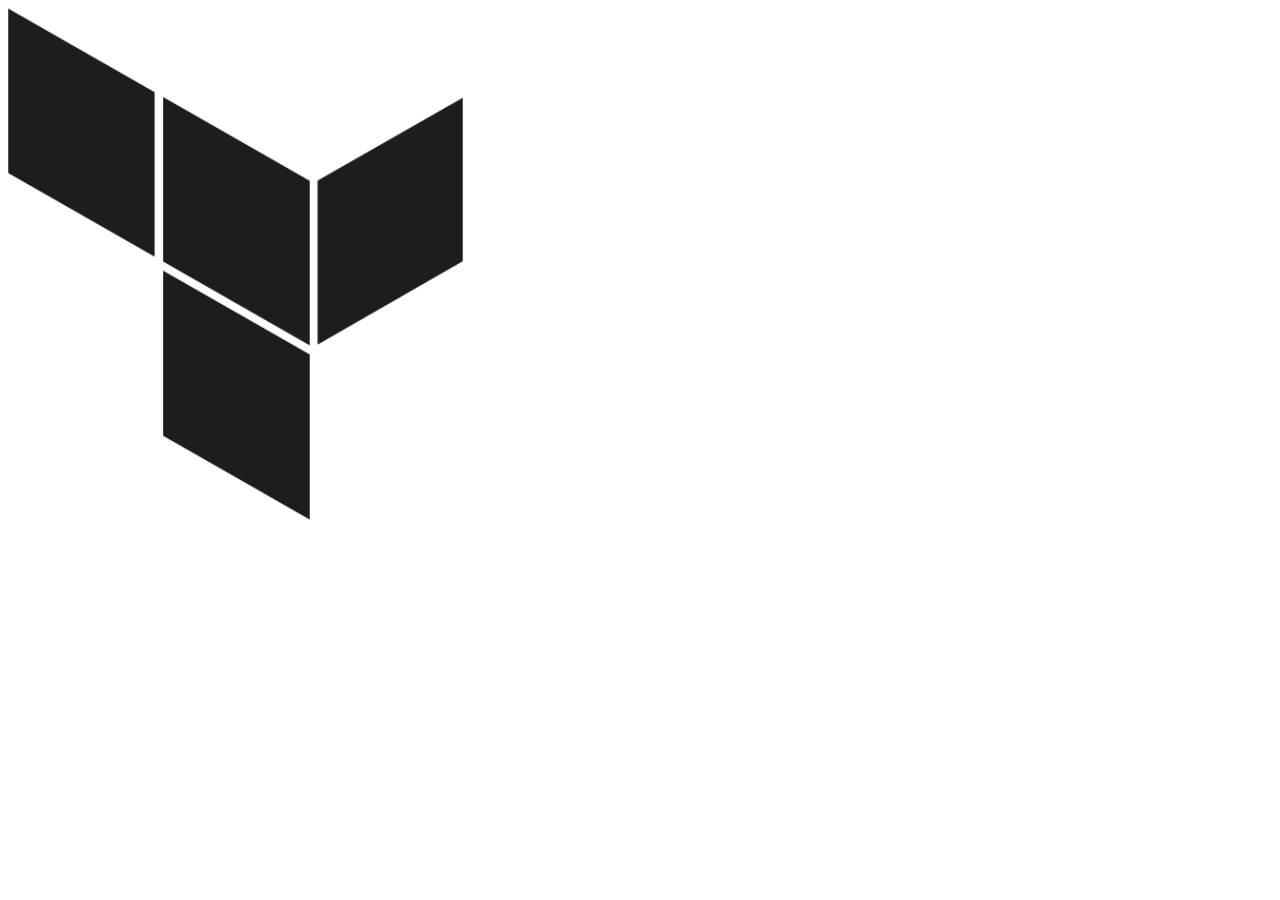
<file: assets/file-type-terraform-icon-455x512-csyun60o.html>
<!DOCTYPE html><html><head><meta charset="utf-8"><title>Converted document</title></head><body><div><img alt="" src="[data-uri]"></div></body></html>
</file>
